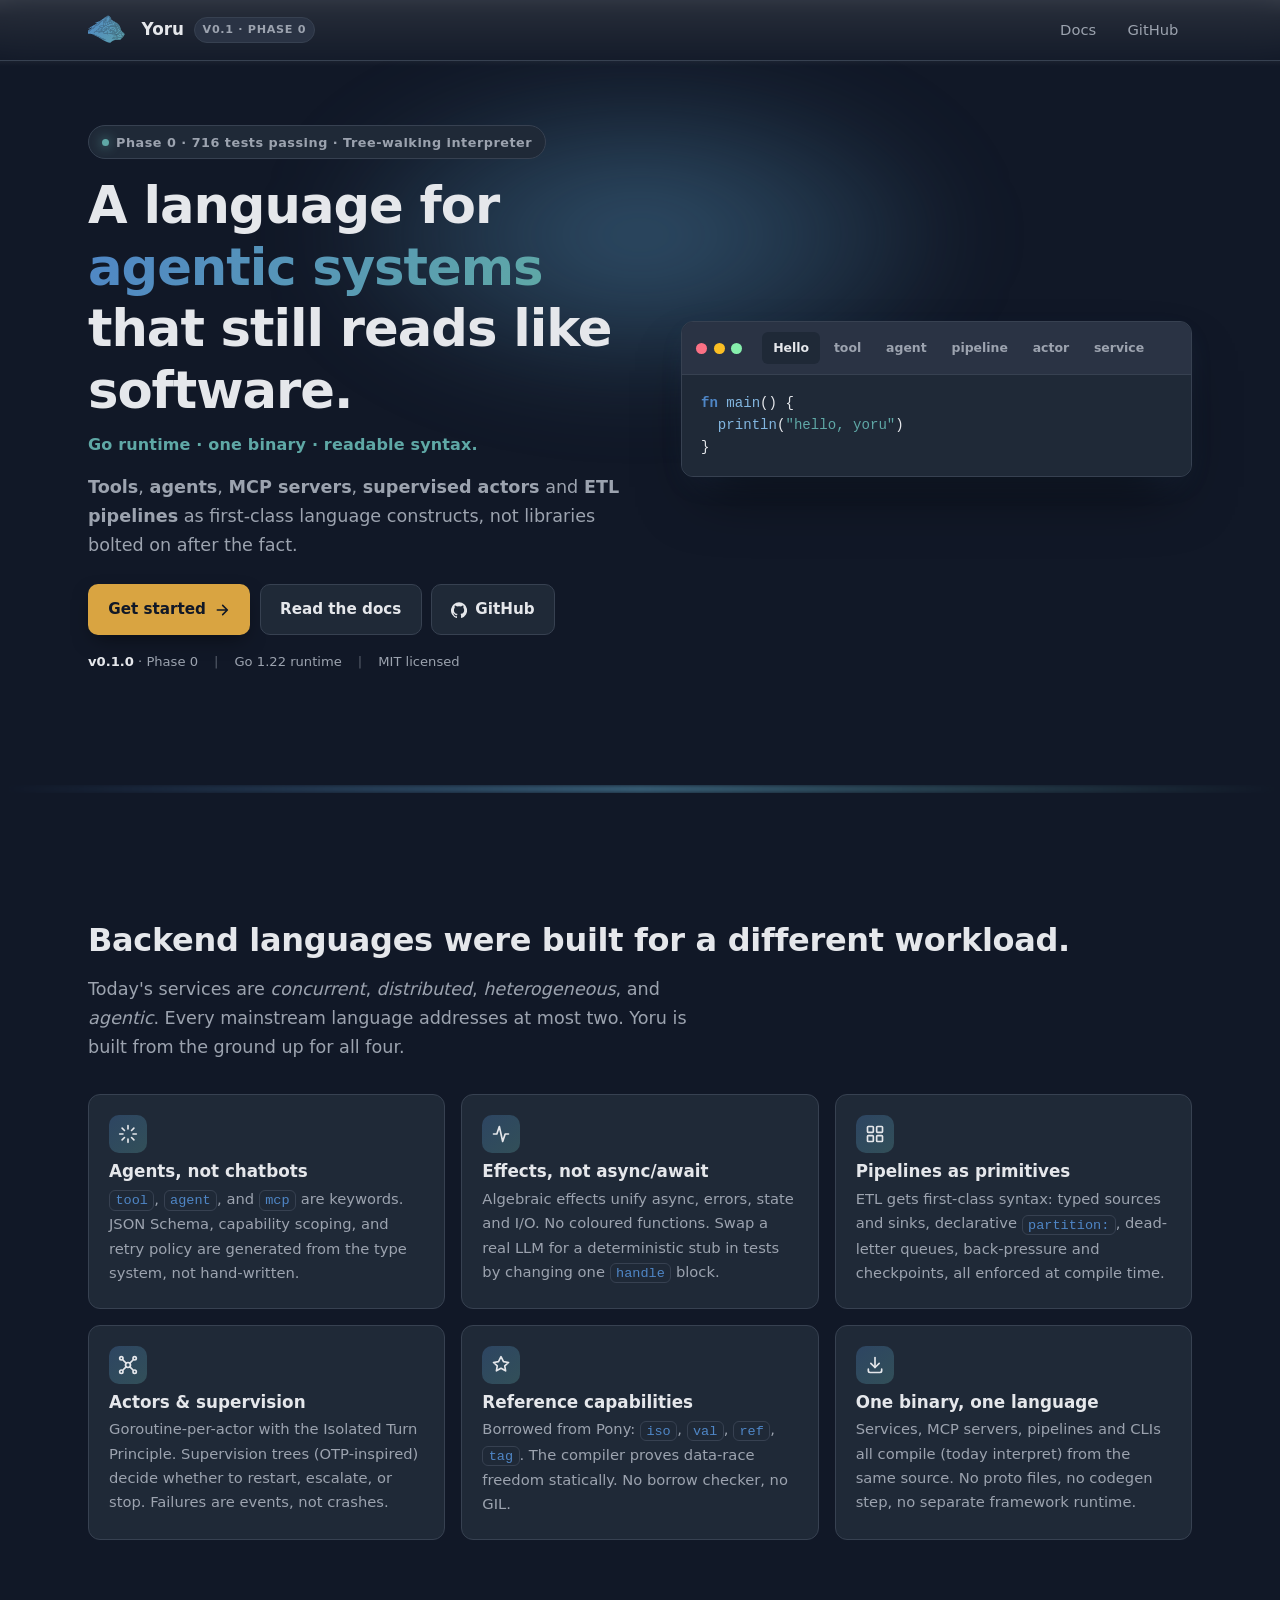
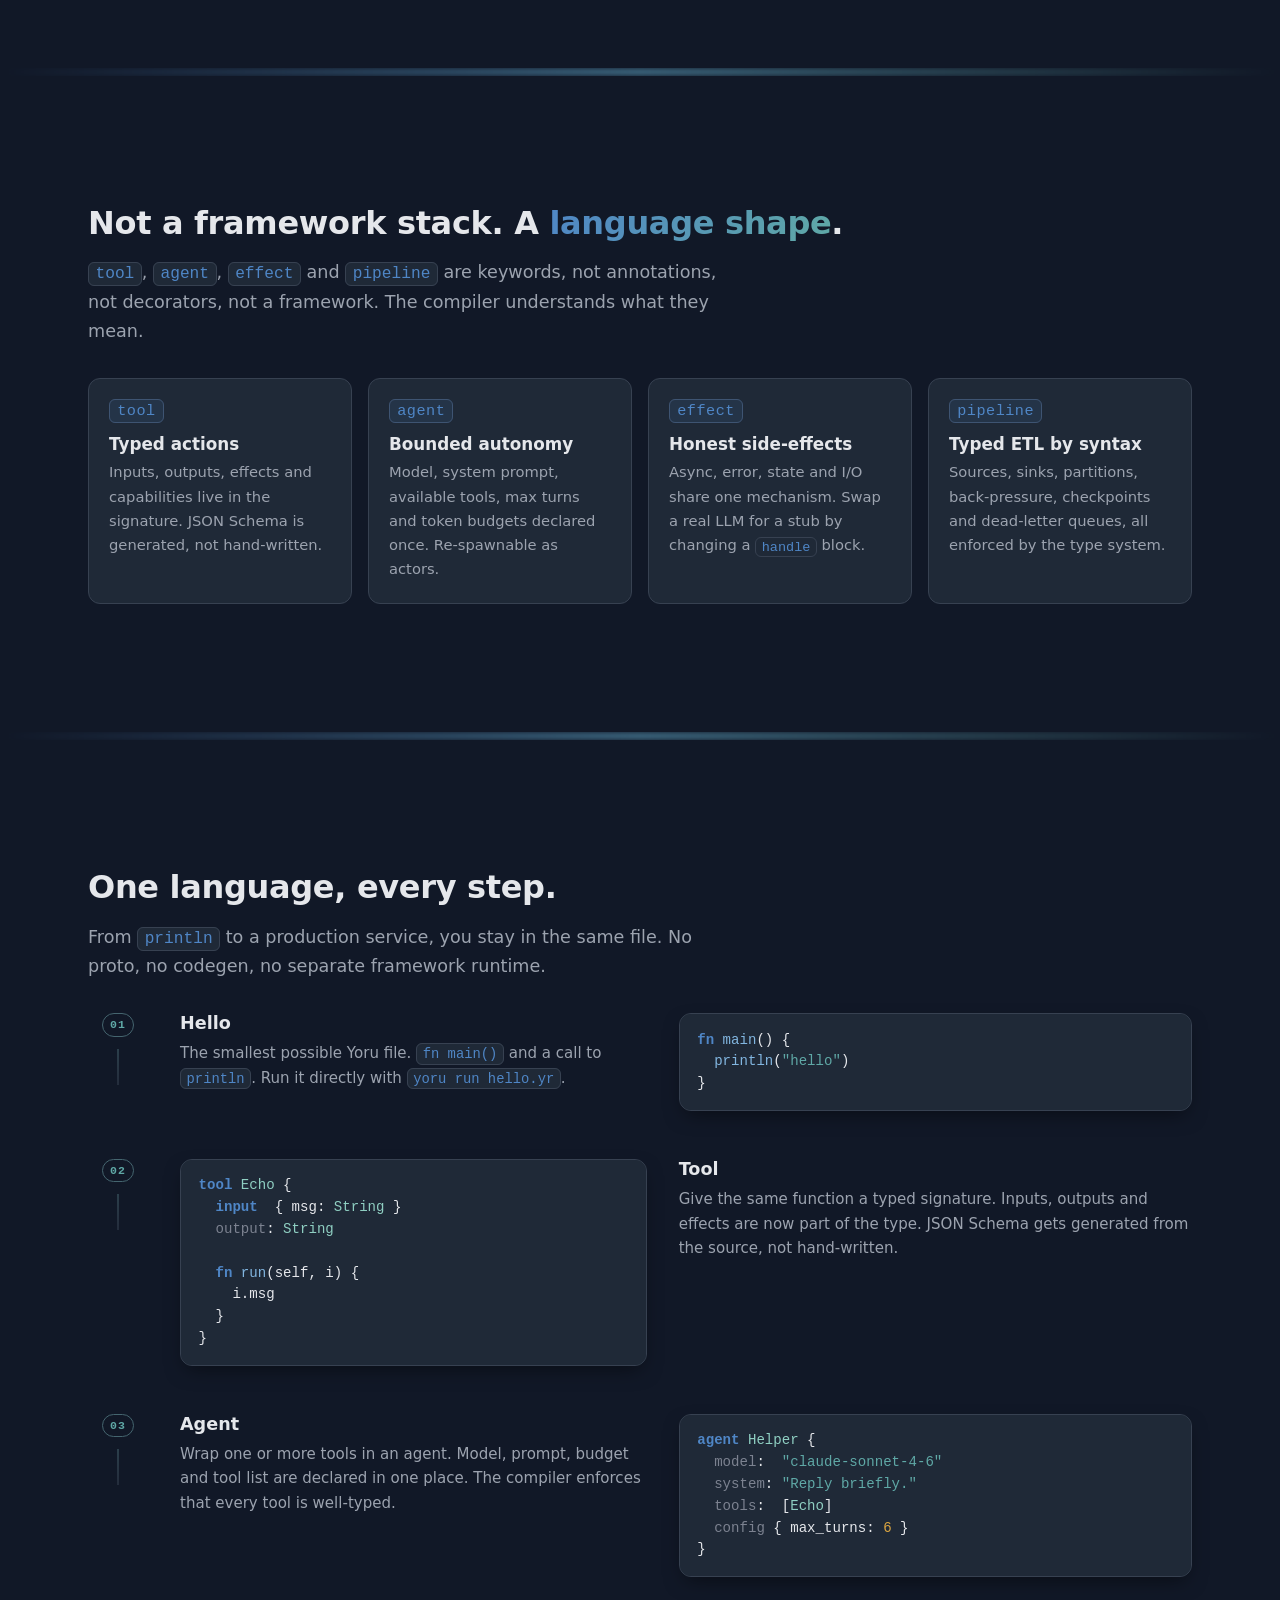
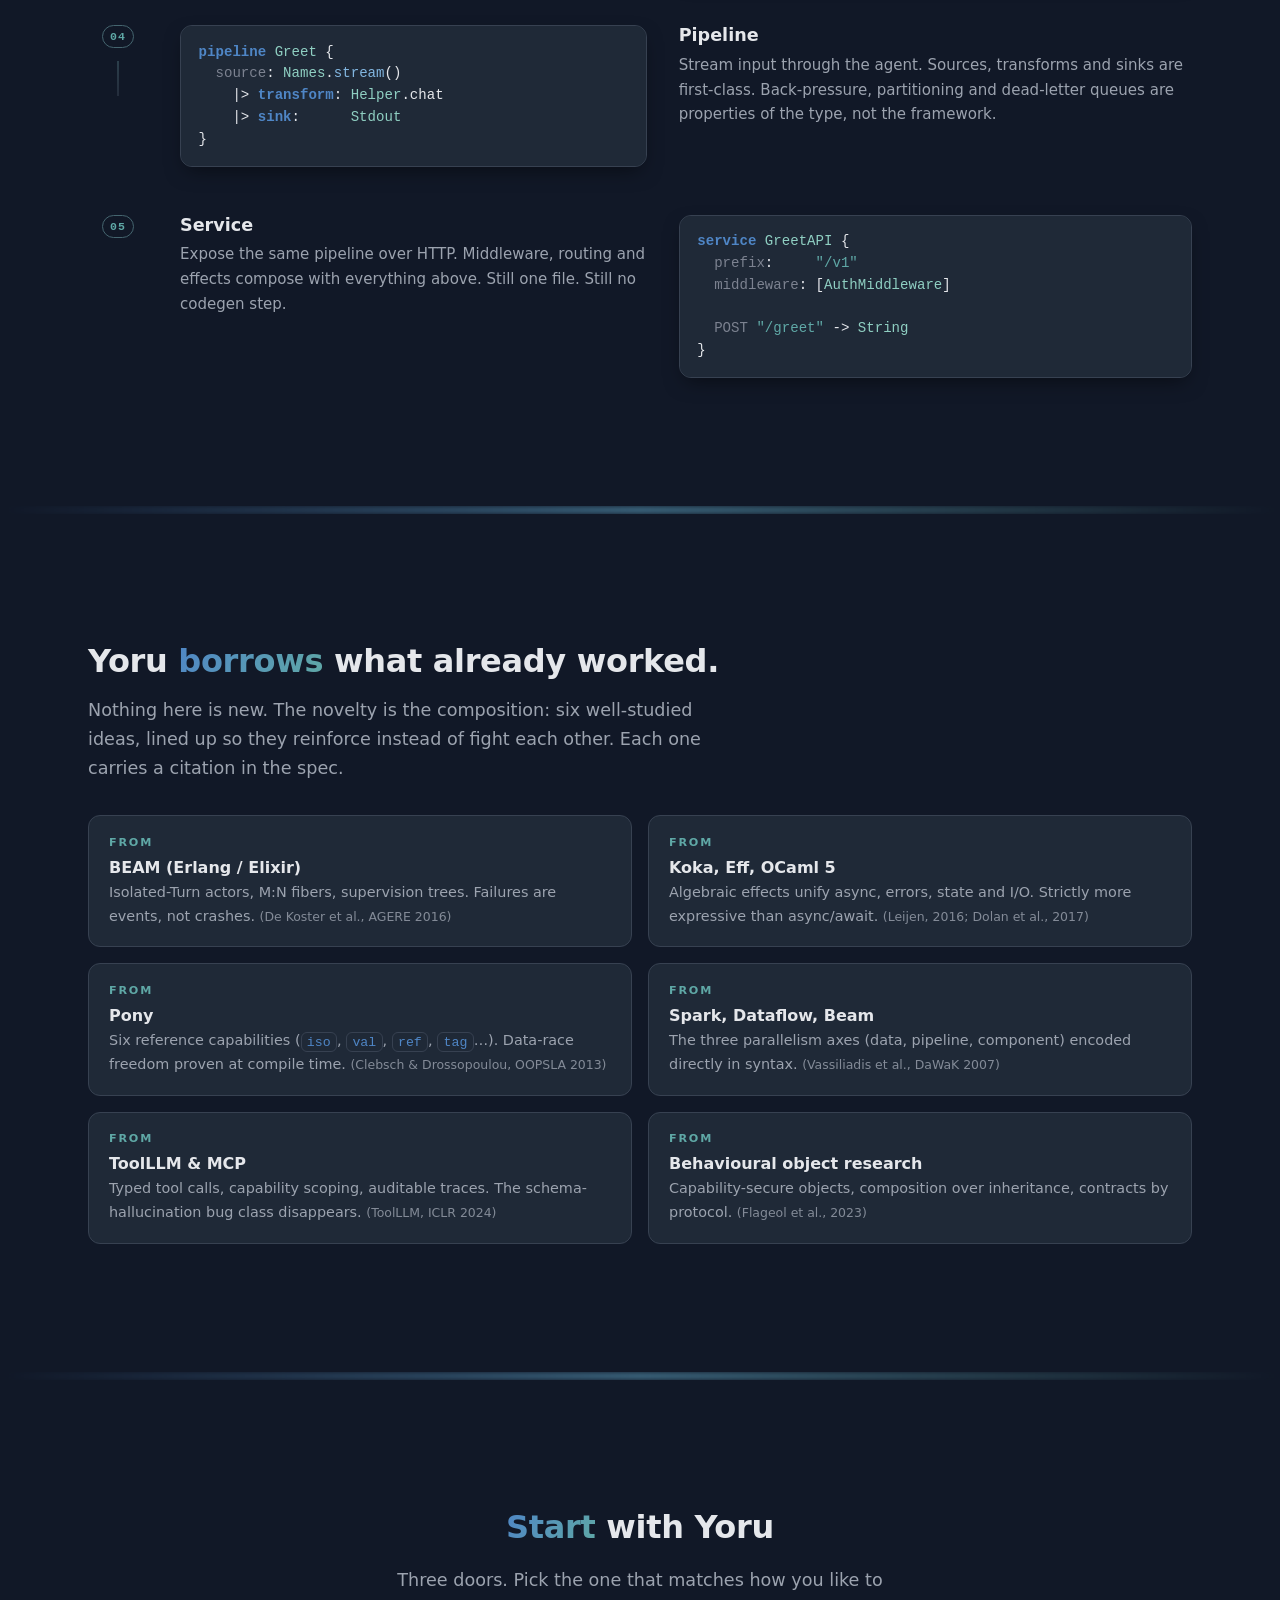
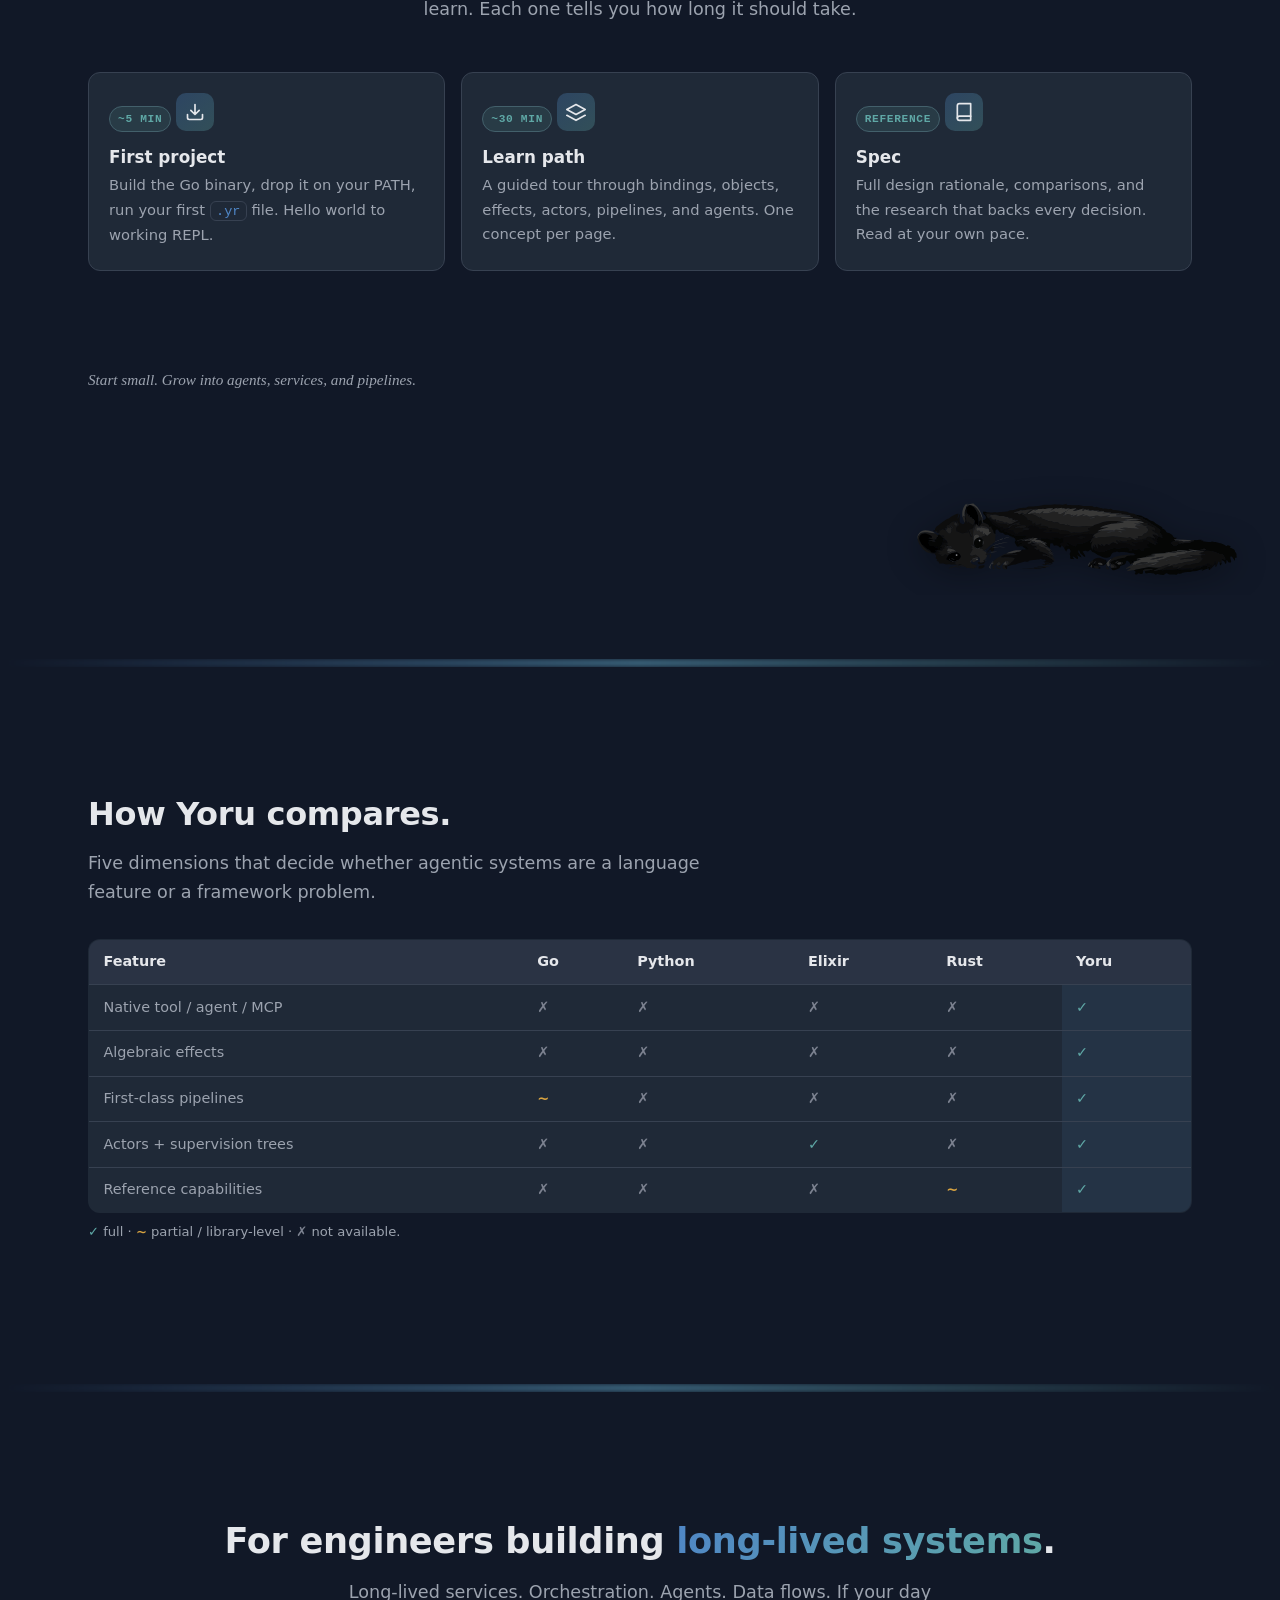
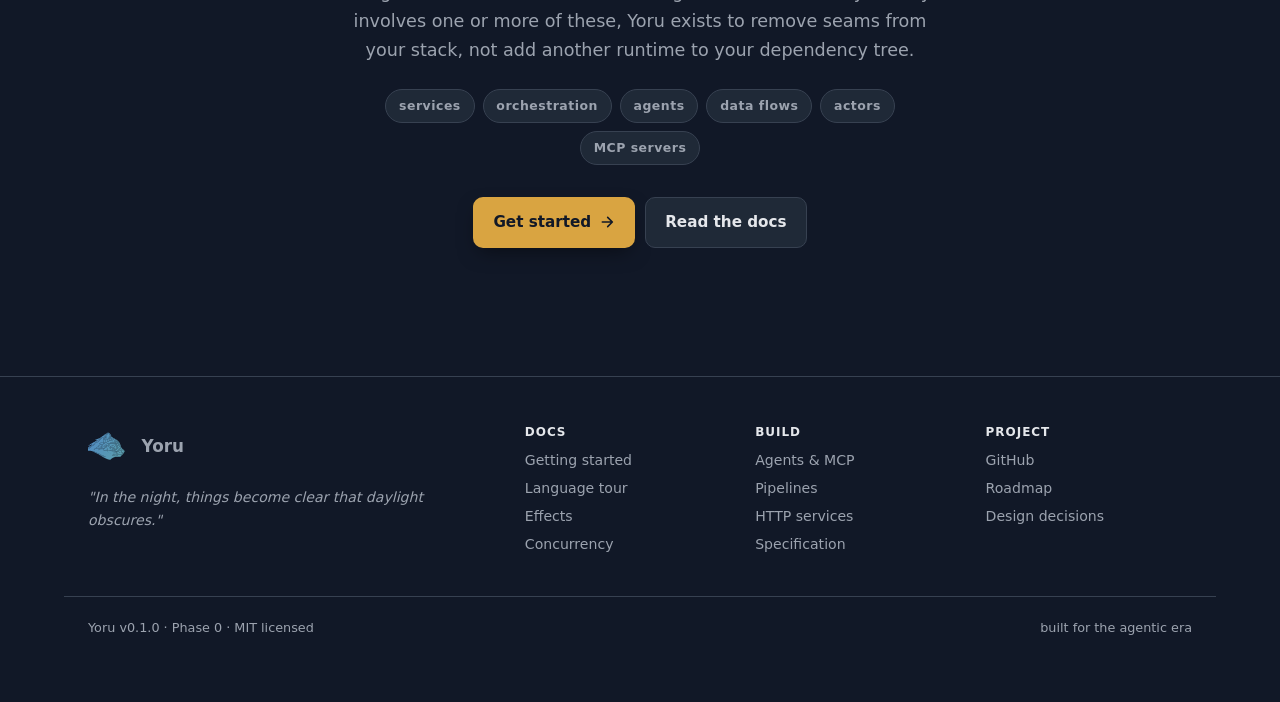
<file: index.html>
<!doctype html>
<html lang="en">
<head>
  <meta charset="utf-8">
  <meta name="viewport" content="width=device-width, initial-scale=1">
  <title>Yoru: A Programming Language for the Agentic Era</title>
  <meta name="description"
        content="Yoru (夜) is a statically typed language that makes tools, agents, MCP servers, supervised actors and ETL pipelines first-class language constructs.">
  <link rel="icon" type="image/svg+xml" href="assets/img/favicon.svg">
  <link rel="stylesheet" href="assets/css/style.css">
  <meta name="theme-color" content="#0b0d14">
</head>
<body>

<header class="topbar">
  <div class="container topbar-inner">
    <a href="index.html" class="brand">
      <span class="brand-mascot" role="img" aria-label="Yoru marten"></span>
      <span>Yoru</span>
      <span class="brand-tag">v0.1 · Phase 0</span>
    </a>
    <button class="menu-toggle" type="button" aria-label="Toggle menu" aria-expanded="false" aria-controls="primary-nav">
      <svg class="icon-open" viewBox="0 0 24 24" fill="none" stroke="currentColor" stroke-width="2" stroke-linecap="round" stroke-linejoin="round"><line x1="3" y1="6" x2="21" y2="6"/><line x1="3" y1="12" x2="21" y2="12"/><line x1="3" y1="18" x2="21" y2="18"/></svg>
      <svg class="icon-close" viewBox="0 0 24 24" fill="none" stroke="currentColor" stroke-width="2" stroke-linecap="round" stroke-linejoin="round"><line x1="18" y1="6" x2="6" y2="18"/><line x1="6" y1="6" x2="18" y2="18"/></svg>
    </button>
    <nav class="nav-links" id="primary-nav" aria-label="Primary">
      <a href="docs/index.html">Docs</a>
      <a href="https://github.com/adriangitvitz/yoru" target="_blank" rel="noopener">GitHub</a>
    </nav>
  </div>
</header>

<section class="hero">
  <div class="container hero-grid">
    <div>
      <span class="hero-eyebrow">
        <span class="dot"></span>
        Phase 0 · 716 tests passing · Tree-walking interpreter
      </span>
      <h1>
        A language for <span class="gradient-text">agentic systems</span>
        that still reads like software.
      </h1>
      <p class="hero-familiarity">
        Go runtime · one binary · readable syntax.
      </p>
      <p class="hero-sub">
        <strong>Tools</strong>, <strong>agents</strong>,
        <strong>MCP servers</strong>, <strong>supervised actors</strong> and
        <strong>ETL pipelines</strong> as first-class language constructs,
        not libraries bolted on after the fact.
      </p>
      <div class="cta-row">
        <a class="btn btn-primary" href="docs/index.html#getting-started">
          Get started
          <svg viewBox="0 0 24 24" fill="none" stroke="currentColor" stroke-width="2.4"
               stroke-linecap="round" stroke-linejoin="round"><path d="M5 12h14M13 5l7 7-7 7"/></svg>
        </a>
        <a class="btn btn-secondary" href="docs/index.html">
          Read the docs
        </a>
        <a class="btn btn-secondary" href="https://github.com/adriangitvitz/yoru" target="_blank" rel="noopener">
          <svg viewBox="0 0 24 24" fill="currentColor"><path d="M12 .5a12 12 0 0 0-3.79 23.4c.6.11.82-.26.82-.58v-2c-3.34.73-4.04-1.6-4.04-1.6-.55-1.39-1.34-1.76-1.34-1.76-1.1-.75.08-.74.08-.74 1.21.08 1.85 1.24 1.85 1.24 1.08 1.85 2.83 1.32 3.52 1 .11-.78.42-1.32.77-1.62-2.67-.3-5.47-1.34-5.47-5.95 0-1.32.47-2.4 1.24-3.24-.12-.31-.54-1.55.12-3.23 0 0 1.01-.32 3.3 1.24a11.5 11.5 0 0 1 6 0c2.29-1.56 3.3-1.24 3.3-1.24.66 1.68.24 2.92.12 3.23.77.84 1.24 1.92 1.24 3.24 0 4.62-2.81 5.65-5.49 5.94.43.37.81 1.1.81 2.22v3.29c0 .32.22.7.83.58A12 12 0 0 0 12 .5"/></svg>
          GitHub
        </a>
      </div>
      <div class="hero-meta">
        <span><strong>v0.1.0</strong> · Phase 0</span>
        <span class="pipe">|</span>
        <span>Go 1.22 runtime</span>
        <span class="pipe">|</span>
        <span>MIT licensed</span>
      </div>
    </div>

    <div class="code-window" aria-label="Yoru code samples">
      <div class="code-header">
        <div class="code-dots" aria-hidden="true"><span class="code-dot"></span><span class="code-dot"></span><span class="code-dot"></span></div>
        <div class="code-tabs" role="tablist">
          <button class="code-tab is-active" role="tab" data-target="t-hello">Hello</button>
          <button class="code-tab" role="tab" data-target="t-tool">tool</button>
          <button class="code-tab" role="tab" data-target="t-agent">agent</button>
          <button class="code-tab" role="tab" data-target="t-pipeline">pipeline</button>
          <button class="code-tab" role="tab" data-target="t-actor">actor</button>
          <button class="code-tab" role="tab" data-target="t-service">service</button>
        </div>
      </div>
      <div class="code-body">

<div id="t-hello" class="code-pane is-active"><pre><code><span class="tok-kw">fn</span> <span class="tok-fn">main</span>() {
  <span class="tok-fn">println</span>(<span class="tok-str">"hello, yoru"</span>)
}</code></pre></div>

<div id="t-tool" class="code-pane"><pre><code><span class="tok-co">// JSON Schema + capability check generated automatically</span>
<span class="tok-kw">tool</span> <span class="tok-type">SearchOrders</span> {
  <span class="tok-attr">description</span>: <span class="tok-str">"Search orders by customer email"</span>
  <span class="tok-kw">input</span> {
    email: <span class="tok-type">Option</span>[<span class="tok-type">String</span>] <span class="tok-attr">@doc</span>(<span class="tok-str">"Customer email"</span>)
    limit: <span class="tok-type">Int</span> = <span class="tok-num">10</span>
  }
  <span class="tok-attr">output</span>: [<span class="tok-type">OrderSummary</span>]
  <span class="tok-attr">effect</span>: [<span class="tok-type">DB</span>]
  <span class="tok-attr">capability</span>: .read_only

  <span class="tok-kw">fn</span> <span class="tok-fn">run</span>(self, i: <span class="tok-type">SearchOrders.Input</span>) -&gt; [<span class="tok-type">OrderSummary</span>] <span class="tok-kw">effect</span> [<span class="tok-type">DB</span>] {
    <span class="tok-type">DB</span>.<span class="tok-fn">query</span>(<span class="tok-str">"SELECT * FROM orders WHERE email = $1"</span>, [i.email])
  }
}</code></pre></div>

<div id="t-agent" class="code-pane"><pre><code><span class="tok-kw">agent</span> <span class="tok-type">OrderAgent</span> {
  <span class="tok-attr">model</span>:  <span class="tok-str">"claude-sonnet-4-6"</span>
  <span class="tok-attr">system</span>: <span class="tok-str">"You are a helpful order management assistant."</span>
  <span class="tok-attr">tools</span>:  [<span class="tok-type">SearchOrders</span>, <span class="tok-type">CancelOrder</span>, <span class="tok-type">RefundOrder</span>]
  <span class="tok-attr">config</span> { max_turns: <span class="tok-num">10</span>, budget_tokens: <span class="tok-num">8000</span> }
}

<span class="tok-kw">let</span> agent_ref = <span class="tok-kw">spawn</span> <span class="tok-type">OrderAgent</span>()
<span class="tok-kw">let</span> reply     = agent_ref.<span class="tok-fn">chat</span>(<span class="tok-str">"Refund #ORD-4821 for user@example.com"</span>)</code></pre></div>

<div id="t-pipeline" class="code-pane"><pre><code><span class="tok-kw">pipeline</span> <span class="tok-type">HL7ToFHIR</span> {
  <span class="tok-attr">source</span>: <span class="tok-type">Kafka</span>.<span class="tok-fn">stream</span>(topic: <span class="tok-str">"hl7-ingest"</span>)
    |&gt; <span class="tok-kw">transform</span>: <span class="tok-type">ValidateHL7</span>.run    <span class="tok-attr">partition</span>: <span class="tok-num">4</span>
    |&gt; <span class="tok-kw">transform</span>: <span class="tok-type">HL7Parser</span>.parse     <span class="tok-attr">partition</span>: <span class="tok-num">4</span>
    |&gt; <span class="tok-kw">transform</span>: <span class="tok-type">FHIRMapper</span>.convert  <span class="tok-attr">partition</span>: <span class="tok-num">4</span>
    |&gt; <span class="tok-kw">sink</span>:      <span class="tok-type">FHIRStore</span>.upsert

  <span class="tok-attr">on_error</span>:   .<span class="tok-fn">dead_letter_queue</span>(topic: <span class="tok-str">"hl7-dlq"</span>, max_retries: <span class="tok-num">3</span>)
  <span class="tok-attr">checkpoint</span>: .<span class="tok-fn">every</span>(<span class="tok-num">500</span>.records)
}</code></pre></div>

<div id="t-actor" class="code-pane"><pre><code><span class="tok-kw">actor</span> <span class="tok-type">Counter</span> {
  <span class="tok-kw">state</span> count: <span class="tok-type">Int</span> = <span class="tok-num">0</span>

  <span class="tok-kw">receive</span> <span class="tok-type">Increment</span> { self.count += <span class="tok-num">1</span> }
  <span class="tok-kw">receive</span> <span class="tok-type">GetCount</span> -&gt; <span class="tok-type">Int</span> { self.count }
}

<span class="tok-co">// Supervisor restarts crashed children automatically</span>
<span class="tok-kw">let</span> sup = <span class="tok-type">Supervisor</span>.<span class="tok-fn">new</span>(
  <span class="tok-attr">strategy</span>: .one_for_one,
  <span class="tok-attr">children</span>: [<span class="tok-type">Child</span>.<span class="tok-fn">spec</span>(<span class="tok-type">Counter</span>, restart: .permanent)]
)</code></pre></div>

<div id="t-service" class="code-pane"><pre><code><span class="tok-kw">service</span> <span class="tok-type">UserAPI</span> {
  <span class="tok-attr">prefix</span>:     <span class="tok-str">"/v1/users"</span>
  <span class="tok-attr">middleware</span>: [<span class="tok-type">AuthMiddleware</span>, <span class="tok-type">RateLimiter</span>(rps: <span class="tok-num">1000</span>)]

  <span class="tok-attr">GET</span> <span class="tok-str">"/{id}"</span> -&gt; <span class="tok-type">User</span> <span class="tok-kw">effect</span> [<span class="tok-type">DB</span>]
  <span class="tok-kw">fn</span> <span class="tok-fn">get</span>(req: <span class="tok-type">Request</span>, id: <span class="tok-type">String</span>) -&gt; <span class="tok-type">Result</span>[<span class="tok-type">User</span>, <span class="tok-type">NotFound</span>] {
    <span class="tok-type">DB</span>.<span class="tok-fn">find</span>(<span class="tok-type">User</span>, id) ?? <span class="tok-type">Err</span>(<span class="tok-type">NotFound</span>)
  }
}</code></pre></div>

      </div>
    </div>
  </div>
</section>

<hr>

<section class="section">
  <div class="container">
    <h2>Backend languages were built for a different workload.</h2>
    <p class="section-lead">
      Today's services are <em>concurrent</em>, <em>distributed</em>,
      <em>heterogeneous</em>, and <em>agentic</em>. Every mainstream language
      addresses at most two. Yoru is built from the ground up for all four.
    </p>

    <div class="feature-grid">
      <article class="feature">
        <div class="feature-icon" aria-hidden="true">
          <svg viewBox="0 0 24 24" fill="none" stroke="currentColor" stroke-width="2"
               stroke-linecap="round" stroke-linejoin="round">
            <path d="M12 2v4M12 18v4M4.93 4.93l2.83 2.83M16.24 16.24l2.83 2.83M2 12h4M18 12h4M4.93 19.07l2.83-2.83M16.24 7.76l2.83-2.83"/>
          </svg>
        </div>
        <h3>Agents, not chatbots</h3>
        <p>
          <code>tool</code>, <code>agent</code>, and <code>mcp</code> are
          keywords. JSON Schema, capability scoping, and retry policy are
          generated from the type system, not hand-written.
        </p>
      </article>

      <article class="feature">
        <div class="feature-icon" aria-hidden="true">
          <svg viewBox="0 0 24 24" fill="none" stroke="currentColor" stroke-width="2"
               stroke-linecap="round" stroke-linejoin="round">
            <path d="M3 12h4l3-9 4 18 3-9h4"/>
          </svg>
        </div>
        <h3>Effects, not async/await</h3>
        <p>
          Algebraic effects unify async, errors, state and I/O. No coloured
          functions. Swap a real LLM for a deterministic stub in tests by
          changing one <code>handle</code> block.
        </p>
      </article>

      <article class="feature">
        <div class="feature-icon" aria-hidden="true">
          <svg viewBox="0 0 24 24" fill="none" stroke="currentColor" stroke-width="2"
               stroke-linecap="round" stroke-linejoin="round">
            <rect x="3" y="3" width="7" height="7" rx="1"/>
            <rect x="14" y="3" width="7" height="7" rx="1"/>
            <rect x="3" y="14" width="7" height="7" rx="1"/>
            <rect x="14" y="14" width="7" height="7" rx="1"/>
          </svg>
        </div>
        <h3>Pipelines as primitives</h3>
        <p>
          ETL gets first-class syntax: typed sources and sinks, declarative
          <code>partition:</code>, dead-letter queues, back-pressure and
          checkpoints, all enforced at compile time.
        </p>
      </article>

      <article class="feature">
        <div class="feature-icon" aria-hidden="true">
          <svg viewBox="0 0 24 24" fill="none" stroke="currentColor" stroke-width="2"
               stroke-linecap="round" stroke-linejoin="round">
            <circle cx="12" cy="12" r="3"/>
            <circle cx="4"  cy="4"  r="2"/>
            <circle cx="20" cy="4"  r="2"/>
            <circle cx="4"  cy="20" r="2"/>
            <circle cx="20" cy="20" r="2"/>
            <path d="M6 6l4 4M18 6l-4 4M6 18l4-4M18 18l-4-4"/>
          </svg>
        </div>
        <h3>Actors &amp; supervision</h3>
        <p>
          Goroutine-per-actor with the Isolated Turn Principle. Supervision
          trees (OTP-inspired) decide whether to restart, escalate, or stop.
          Failures are events, not crashes.
        </p>
      </article>

      <article class="feature">
        <div class="feature-icon" aria-hidden="true">
          <svg viewBox="0 0 24 24" fill="none" stroke="currentColor" stroke-width="2"
               stroke-linecap="round" stroke-linejoin="round">
            <path d="M12 2l3 6 6 1-4.5 4 1 6L12 16l-5.5 3 1-6L3 9l6-1z"/>
          </svg>
        </div>
        <h3>Reference capabilities</h3>
        <p>
          Borrowed from Pony: <code>iso</code>, <code>val</code>, <code>ref</code>,
          <code>tag</code>. The compiler proves data-race freedom statically.
          No borrow checker, no GIL.
        </p>
      </article>

      <article class="feature">
        <div class="feature-icon" aria-hidden="true">
          <svg viewBox="0 0 24 24" fill="none" stroke="currentColor" stroke-width="2"
               stroke-linecap="round" stroke-linejoin="round">
            <path d="M4 17v2a2 2 0 0 0 2 2h12a2 2 0 0 0 2-2v-2"/>
            <polyline points="7,10 12,15 17,10"/>
            <line x1="12" y1="15" x2="12" y2="3"/>
          </svg>
        </div>
        <h3>One binary, one language</h3>
        <p>
          Services, MCP servers, pipelines and CLIs all compile (today
          interpret) from the same source. No proto files, no codegen step,
          no separate framework runtime.
        </p>
      </article>
    </div>
  </div>
</section>

<hr>

<section class="section">
  <div class="container">
    <h2>Not a framework stack. A <span class="gradient-text">language shape</span>.</h2>
    <p class="section-lead">
      <code>tool</code>, <code>agent</code>, <code>effect</code> and
      <code>pipeline</code> are keywords, not annotations, not decorators,
      not a framework. The compiler understands what they mean.
    </p>

    <div class="shape-grid">
      <article class="shape">
        <div class="shape-kw"><code>tool</code></div>
        <h3>Typed actions</h3>
        <p>Inputs, outputs, effects and capabilities live in the signature. JSON Schema is generated, not hand-written.</p>
      </article>

      <article class="shape">
        <div class="shape-kw"><code>agent</code></div>
        <h3>Bounded autonomy</h3>
        <p>Model, system prompt, available tools, max turns and token budgets declared once. Re-spawnable as actors.</p>
      </article>

      <article class="shape">
        <div class="shape-kw"><code>effect</code></div>
        <h3>Honest side-effects</h3>
        <p>Async, error, state and I/O share one mechanism. Swap a real LLM for a stub by changing a <code>handle</code> block.</p>
      </article>

      <article class="shape">
        <div class="shape-kw"><code>pipeline</code></div>
        <h3>Typed ETL by syntax</h3>
        <p>Sources, sinks, partitions, back-pressure, checkpoints and dead-letter queues, all enforced by the type system.</p>
      </article>
    </div>
  </div>
</section>

<hr>

<section class="section">
  <div class="container">
    <h2>One language, every step.</h2>
    <p class="section-lead">
      From <code>println</code> to a production service, you stay in the
      same file. No proto, no codegen, no separate framework runtime.
    </p>

    <ol class="proof-timeline">
      <li class="proof-row">
        <div class="proof-marker"><span class="proof-num">01</span></div>
        <div class="proof-text">
          <h3>Hello</h3>
          <p>The smallest possible Yoru file. <code>fn main()</code> and a
             call to <code>println</code>. Run it directly with
             <code>yoru run hello.yr</code>.</p>
        </div>
        <div class="proof-code">
<pre><code><span class="tok-kw">fn</span> <span class="tok-fn">main</span>() {
  <span class="tok-fn">println</span>(<span class="tok-str">"hello"</span>)
}</code></pre>
        </div>
      </li>

      <li class="proof-row proof-row--flip">
        <div class="proof-marker"><span class="proof-num">02</span></div>
        <div class="proof-text">
          <h3>Tool</h3>
          <p>Give the same function a typed signature. Inputs, outputs and
             effects are now part of the type. JSON Schema gets generated
             from the source, not hand-written.</p>
        </div>
        <div class="proof-code">
<pre><code><span class="tok-kw">tool</span> <span class="tok-type">Echo</span> {
  <span class="tok-kw">input</span>  { msg: <span class="tok-type">String</span> }
  <span class="tok-attr">output</span>: <span class="tok-type">String</span>

  <span class="tok-kw">fn</span> <span class="tok-fn">run</span>(self, i) {
    i.msg
  }
}</code></pre>
        </div>
      </li>

      <li class="proof-row">
        <div class="proof-marker"><span class="proof-num">03</span></div>
        <div class="proof-text">
          <h3>Agent</h3>
          <p>Wrap one or more tools in an agent. Model, prompt, budget
             and tool list are declared in one place. The compiler enforces
             that every tool is well-typed.</p>
        </div>
        <div class="proof-code">
<pre><code><span class="tok-kw">agent</span> <span class="tok-type">Helper</span> {
  <span class="tok-attr">model</span>:  <span class="tok-str">"claude-sonnet-4-6"</span>
  <span class="tok-attr">system</span>: <span class="tok-str">"Reply briefly."</span>
  <span class="tok-attr">tools</span>:  [<span class="tok-type">Echo</span>]
  <span class="tok-attr">config</span> { max_turns: <span class="tok-num">6</span> }
}</code></pre>
        </div>
      </li>

      <li class="proof-row proof-row--flip">
        <div class="proof-marker"><span class="proof-num">04</span></div>
        <div class="proof-text">
          <h3>Pipeline</h3>
          <p>Stream input through the agent. Sources, transforms and sinks
             are first-class. Back-pressure, partitioning and dead-letter
             queues are properties of the type, not the framework.</p>
        </div>
        <div class="proof-code">
<pre><code><span class="tok-kw">pipeline</span> <span class="tok-type">Greet</span> {
  <span class="tok-attr">source</span>: <span class="tok-type">Names</span>.<span class="tok-fn">stream</span>()
    |&gt; <span class="tok-kw">transform</span>: <span class="tok-type">Helper</span>.chat
    |&gt; <span class="tok-kw">sink</span>:      <span class="tok-type">Stdout</span>
}</code></pre>
        </div>
      </li>

      <li class="proof-row">
        <div class="proof-marker proof-marker--end"><span class="proof-num">05</span></div>
        <div class="proof-text">
          <h3>Service</h3>
          <p>Expose the same pipeline over HTTP. Middleware, routing and
             effects compose with everything above. Still one file. Still
             no codegen step.</p>
        </div>
        <div class="proof-code">
<pre><code><span class="tok-kw">service</span> <span class="tok-type">GreetAPI</span> {
  <span class="tok-attr">prefix</span>:     <span class="tok-str">"/v1"</span>
  <span class="tok-attr">middleware</span>: [<span class="tok-type">AuthMiddleware</span>]

  <span class="tok-attr">POST</span> <span class="tok-str">"/greet"</span> -&gt; <span class="tok-type">String</span>
}</code></pre>
        </div>
      </li>
    </ol>
  </div>
</section>

<hr>

<section class="section">
  <div class="container">
    <h2>Yoru <span class="gradient-text">borrows</span> what already worked.</h2>
    <p class="section-lead">
      Nothing here is new. The novelty is the composition: six well-studied
      ideas, lined up so they reinforce instead of fight each other. Each one
      carries a citation in the spec.
    </p>

    <div class="pillars">
      <article class="pillar">
        <div class="pillar-from">from</div>
        <h3>BEAM (Erlang / Elixir)</h3>
        <p>Isolated-Turn actors, M:N fibers, supervision trees. Failures are events, not crashes. <em>(De Koster et al., AGERE 2016)</em></p>
      </article>
      <article class="pillar">
        <div class="pillar-from">from</div>
        <h3>Koka, Eff, OCaml 5</h3>
        <p>Algebraic effects unify async, errors, state and I/O. Strictly more expressive than async/await. <em>(Leijen, 2016; Dolan et al., 2017)</em></p>
      </article>
      <article class="pillar">
        <div class="pillar-from">from</div>
        <h3>Pony</h3>
        <p>Six reference capabilities (<code>iso</code>, <code>val</code>, <code>ref</code>, <code>tag</code>…). Data-race freedom proven at compile time. <em>(Clebsch &amp; Drossopoulou, OOPSLA 2013)</em></p>
      </article>
      <article class="pillar">
        <div class="pillar-from">from</div>
        <h3>Spark, Dataflow, Beam</h3>
        <p>The three parallelism axes (data, pipeline, component) encoded directly in syntax. <em>(Vassiliadis et al., DaWaK 2007)</em></p>
      </article>
      <article class="pillar">
        <div class="pillar-from">from</div>
        <h3>ToolLLM &amp; MCP</h3>
        <p>Typed tool calls, capability scoping, auditable traces. The schema-hallucination bug class disappears. <em>(ToolLLM, ICLR 2024)</em></p>
      </article>
      <article class="pillar">
        <div class="pillar-from">from</div>
        <h3>Behavioural object research</h3>
        <p>Capability-secure objects, composition over inheritance, contracts by protocol. <em>(Flageol et al., 2023)</em></p>
      </article>
    </div>
  </div>
</section>

<hr>

<section class="section section-start">
  <div class="container">
    <h2 style="text-align:center;"><span class="gradient-text">Start</span> with Yoru</h2>
    <p class="section-lead" style="text-align:center; margin-left:auto; margin-right:auto;">
      Three doors. Pick the one that matches how you like to learn.
      Each one tells you how long it should take.
    </p>

    <div class="feature-grid">
      <a class="feature" href="docs/index.html#install" style="color: inherit;">
        <span class="feature-time">~5 min</span>
        <div class="feature-icon" aria-hidden="true">
          <svg viewBox="0 0 24 24" fill="none" stroke="currentColor" stroke-width="2"
               stroke-linecap="round" stroke-linejoin="round">
            <path d="M21 15v4a2 2 0 0 1-2 2H5a2 2 0 0 1-2-2v-4M7 10l5 5 5-5M12 15V3"/>
          </svg>
        </div>
        <h3>First project</h3>
        <p>Build the Go binary, drop it on your PATH, run your first <code>.yr</code> file. Hello world to working REPL.</p>
      </a>
      <a class="feature" href="docs/index.html#language-tour" style="color: inherit;">
        <span class="feature-time">~30 min</span>
        <div class="feature-icon" aria-hidden="true">
          <svg viewBox="0 0 24 24" fill="none" stroke="currentColor" stroke-width="2"
               stroke-linecap="round" stroke-linejoin="round">
            <path d="M12 3 1 9l11 6 11-6-11-6zM1 16l11 6 11-6"/>
          </svg>
        </div>
        <h3>Learn path</h3>
        <p>A guided tour through bindings, objects, effects, actors, pipelines, and agents. One concept per page.</p>
      </a>
      <a class="feature" href="docs/index.html#spec" style="color: inherit;">
        <span class="feature-time">reference</span>
        <div class="feature-icon" aria-hidden="true">
          <svg viewBox="0 0 24 24" fill="none" stroke="currentColor" stroke-width="2"
               stroke-linecap="round" stroke-linejoin="round">
            <path d="M4 19.5A2.5 2.5 0 0 1 6.5 17H20"/>
            <path d="M6.5 2H20v20H6.5A2.5 2.5 0 0 1 4 19.5v-15A2.5 2.5 0 0 1 6.5 2z"/>
          </svg>
        </div>
        <h3>Spec</h3>
        <p>Full design rationale, comparisons, and the research that backs every decision. Read at your own pace.</p>
      </a>
    </div>

    <div class="start-mascot-wrap" aria-hidden="true">
      <img class="start-mascot" src="assets/img/Layer_1.svg" alt="">
      <p class="start-mascot-caption">
        Start small. Grow into agents, services, and pipelines.
      </p>
    </div>
  </div>
</section>

<hr>

<section class="section">
  <div class="container">
    <h2>How Yoru compares.</h2>
    <p class="section-lead">
      Five dimensions that decide whether agentic systems are a language
      feature or a framework problem.
    </p>

    <div class="compare-wrap">
      <table class="compare">
        <thead>
          <tr>
            <th>Feature</th>
            <th>Go</th>
            <th>Python</th>
            <th>Elixir</th>
            <th>Rust</th>
            <th class="yoru-col">Yoru</th>
          </tr>
        </thead>
        <tbody>
          <tr><td>Native tool / agent / MCP</td><td class="no">✗</td>    <td class="no">✗</td>     <td class="no">✗</td>     <td class="no">✗</td>     <td class="yoru-col ok">✓</td></tr>
          <tr><td>Algebraic effects</td>       <td class="no">✗</td>     <td class="no">✗</td>     <td class="no">✗</td>     <td class="no">✗</td>     <td class="yoru-col ok">✓</td></tr>
          <tr><td>First-class pipelines</td>   <td class="partial">~</td><td class="no">✗</td>     <td class="no">✗</td>     <td class="no">✗</td>     <td class="yoru-col ok">✓</td></tr>
          <tr><td>Actors + supervision trees</td><td class="no">✗</td>   <td class="no">✗</td>     <td class="ok">✓</td>     <td class="no">✗</td>     <td class="yoru-col ok">✓</td></tr>
          <tr><td>Reference capabilities</td>  <td class="no">✗</td>     <td class="no">✗</td>     <td class="no">✗</td>     <td class="partial">~</td><td class="yoru-col ok">✓</td></tr>
        </tbody>
      </table>
    </div>
    <p style="font-size: 0.82rem; color: var(--muted); margin-top: 0.5rem;">
      <span class="ok">✓</span> full · <span class="partial">~</span> partial / library-level · <span class="no">✗</span> not available.
    </p>
  </div>
</section>

<hr>

<section class="section section-identity">
  <div class="container">
    <h2 style="text-align:center;">For engineers building <span class="gradient-text">long-lived systems</span>.</h2>
    <p class="identity-lead">
      Long-lived services. Orchestration. Agents. Data flows.
      If your day involves one or more of these, Yoru exists to remove
      seams from your stack, not add another runtime to your dependency tree.
    </p>
    <div class="identity-tags" aria-hidden="true">
      <span>services</span>
      <span>orchestration</span>
      <span>agents</span>
      <span>data flows</span>
      <span>actors</span>
      <span>MCP servers</span>
    </div>
    <div class="identity-cta">
      <a class="btn btn-primary" href="docs/index.html#getting-started">
        Get started
        <svg viewBox="0 0 24 24" fill="none" stroke="currentColor" stroke-width="2.4"
             stroke-linecap="round" stroke-linejoin="round"><path d="M5 12h14M13 5l7 7-7 7"/></svg>
      </a>
      <a class="btn btn-secondary" href="docs/index.html">Read the docs</a>
    </div>
  </div>
</section>

<footer class="footer">
  <div class="container footer-grid">
    <div>
      <a href="index.html" class="brand">
        <span class="brand-mascot" role="img" aria-label="Yoru marten"></span>
        <span>Yoru</span>
      </a>
      <p style="margin-top: 0.6rem; max-width: 24rem;">
        <em>"In the night, things become clear that daylight obscures."</em>
      </p>
    </div>
    <div>
      <h4>Docs</h4>
      <ul>
        <li><a href="docs/index.html#getting-started">Getting started</a></li>
        <li><a href="docs/index.html#language-tour">Language tour</a></li>
        <li><a href="docs/index.html#effects">Effects</a></li>
        <li><a href="docs/index.html#concurrency">Concurrency</a></li>
      </ul>
    </div>
    <div>
      <h4>Build</h4>
      <ul>
        <li><a href="docs/index.html#agents">Agents &amp; MCP</a></li>
        <li><a href="docs/index.html#pipelines">Pipelines</a></li>
        <li><a href="docs/index.html#services">HTTP services</a></li>
        <li><a href="docs/index.html#spec">Specification</a></li>
      </ul>
    </div>
    <div>
      <h4>Project</h4>
      <ul>
        <li><a href="https://github.com/adriangitvitz/yoru" target="_blank" rel="noopener">GitHub</a></li>
        <li><a href="docs/index.html#roadmap">Roadmap</a></li>
        <li><a href="docs/index.html#design-decisions">Design decisions</a></li>
      </ul>
    </div>
  </div>
  <div class="container footer-bottom">
    <span>Yoru v0.1.0 · Phase 0 · MIT licensed</span>
    <span>built for the agentic era</span>
  </div>
</footer>

<script src="assets/js/main.js" defer></script>
</body>
</html>
</file>
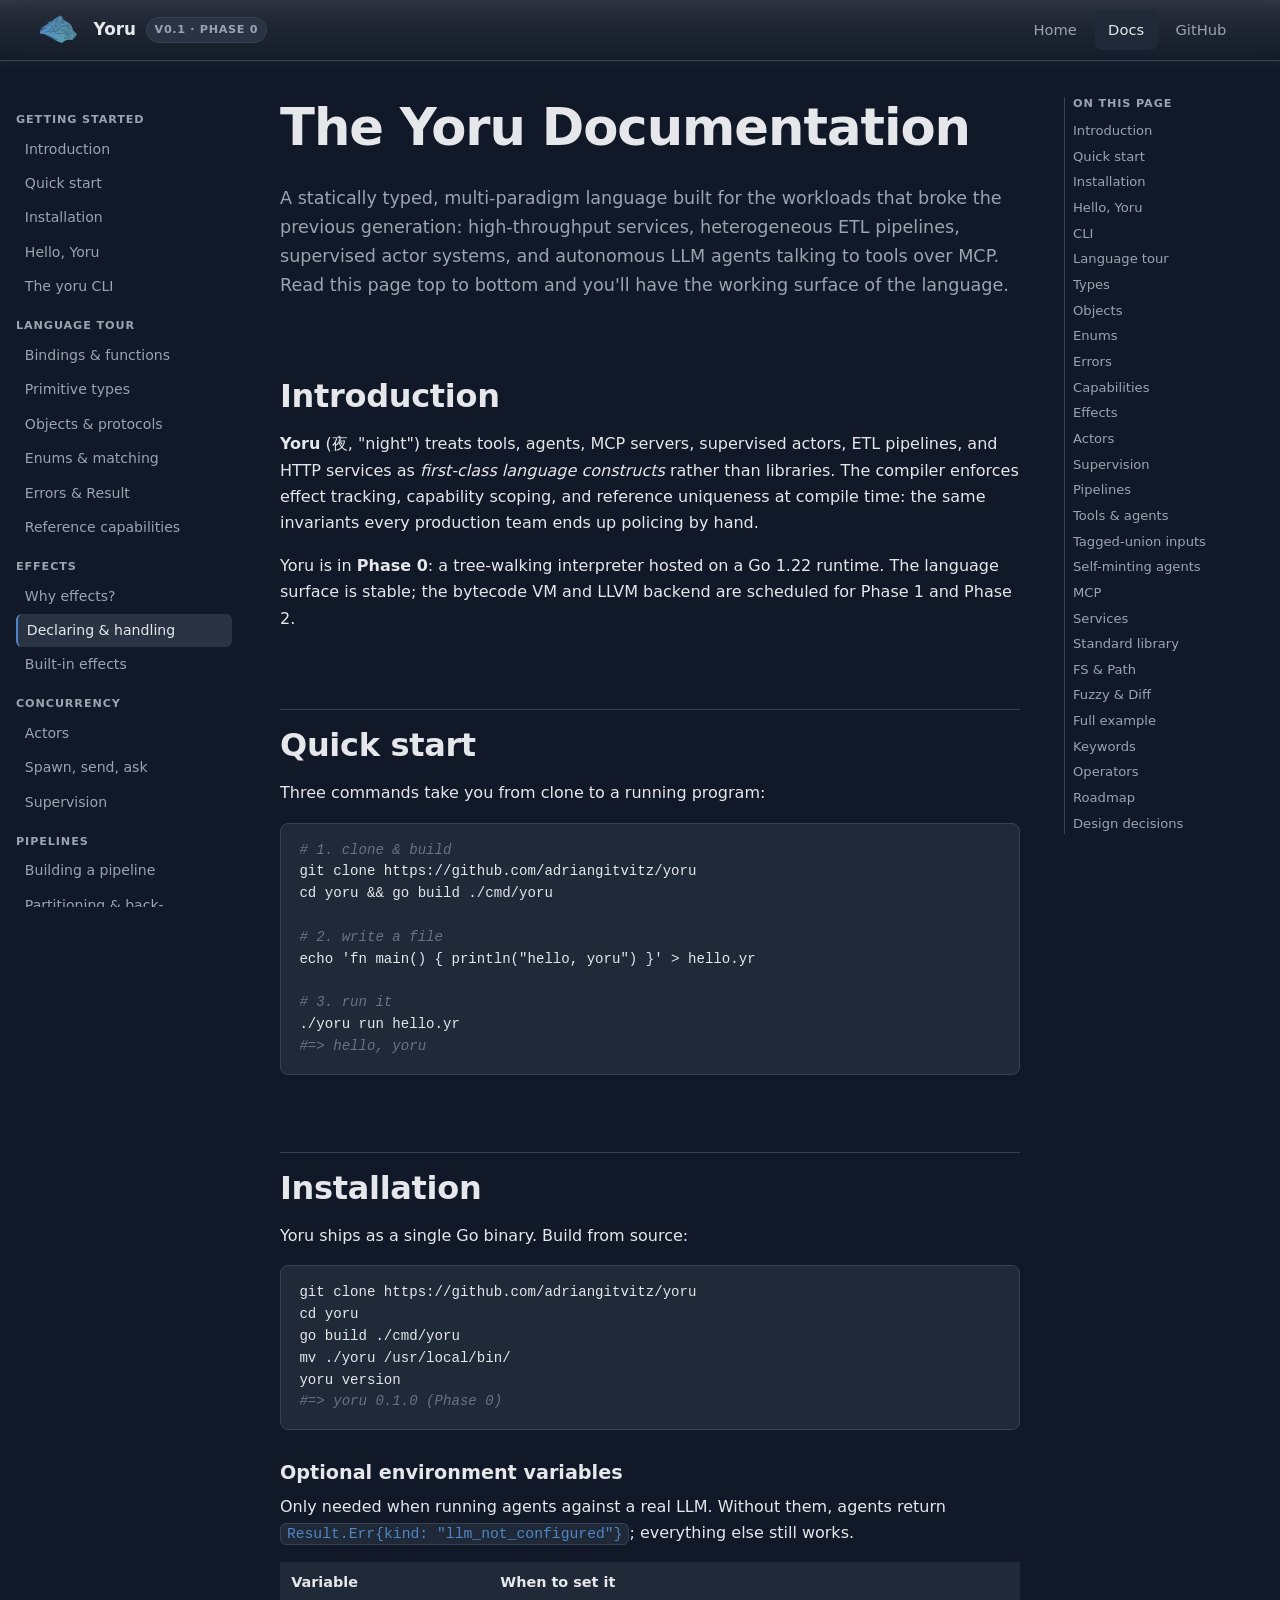
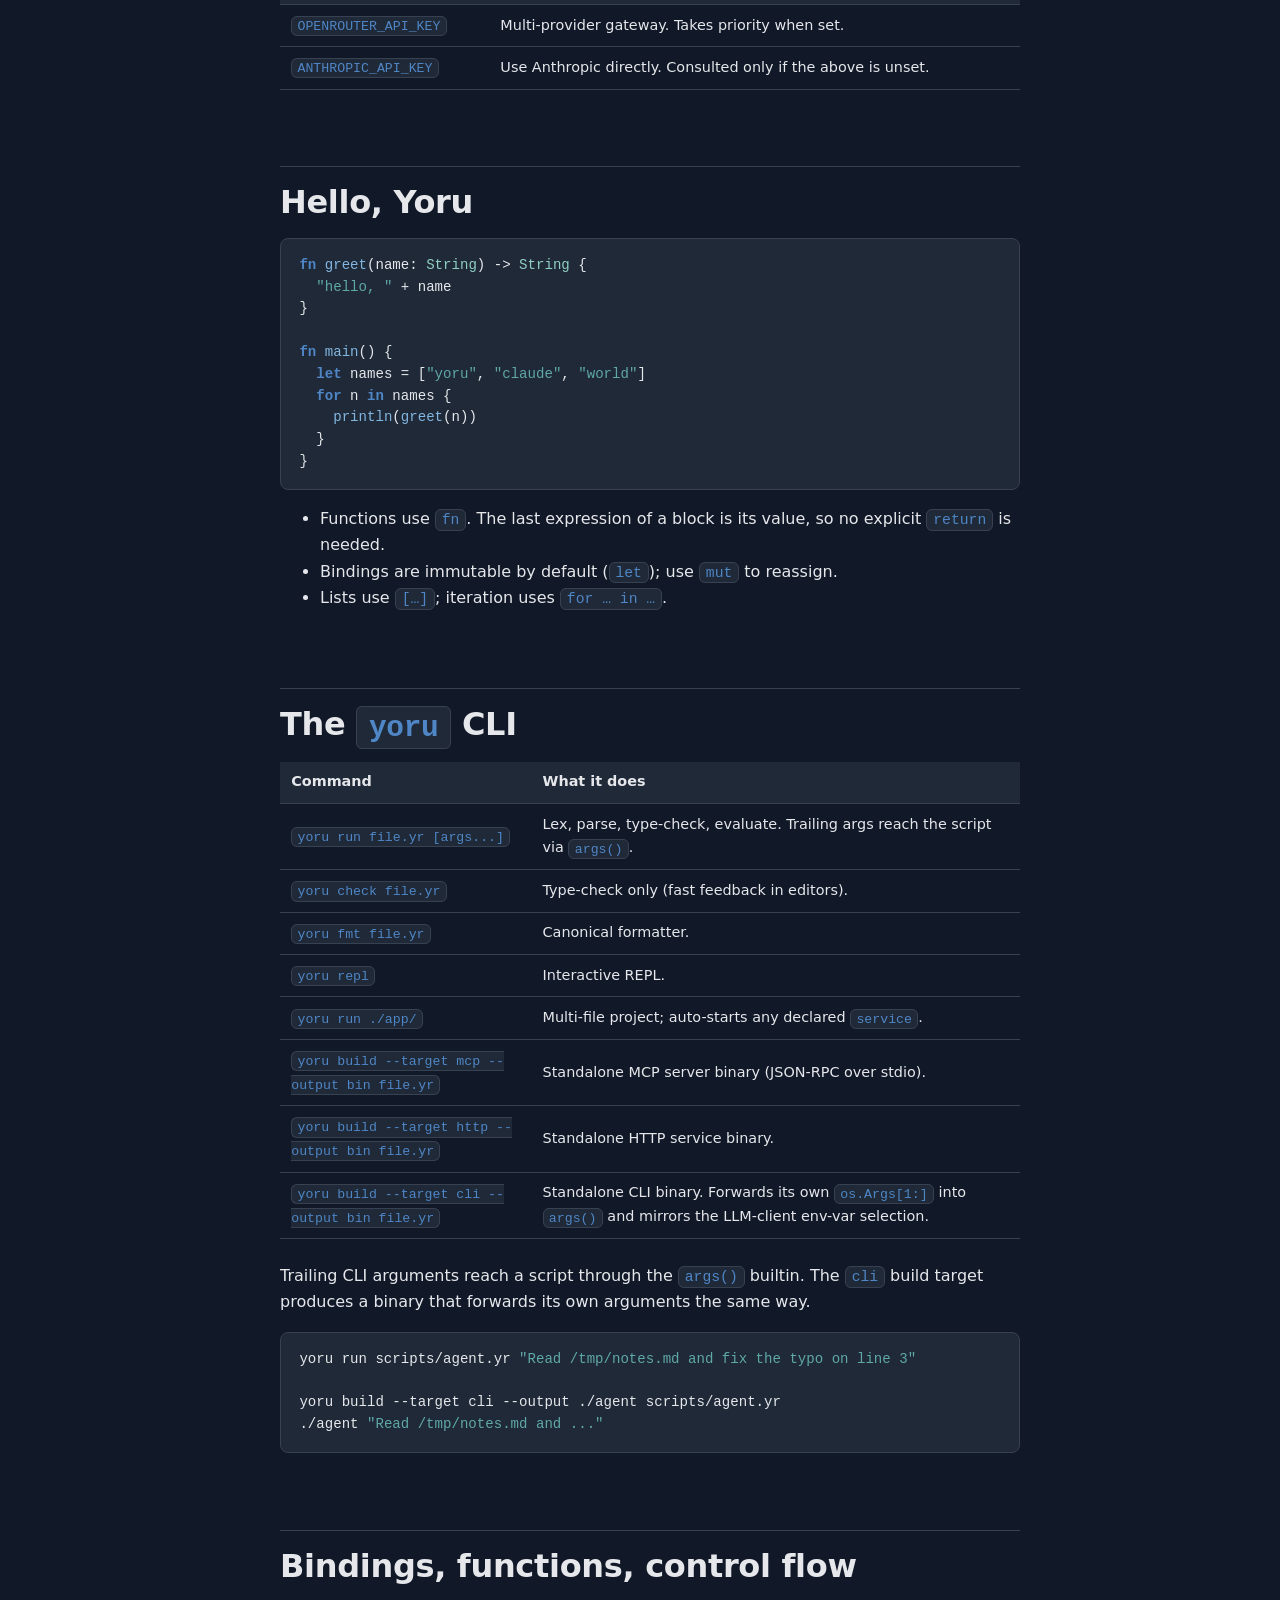
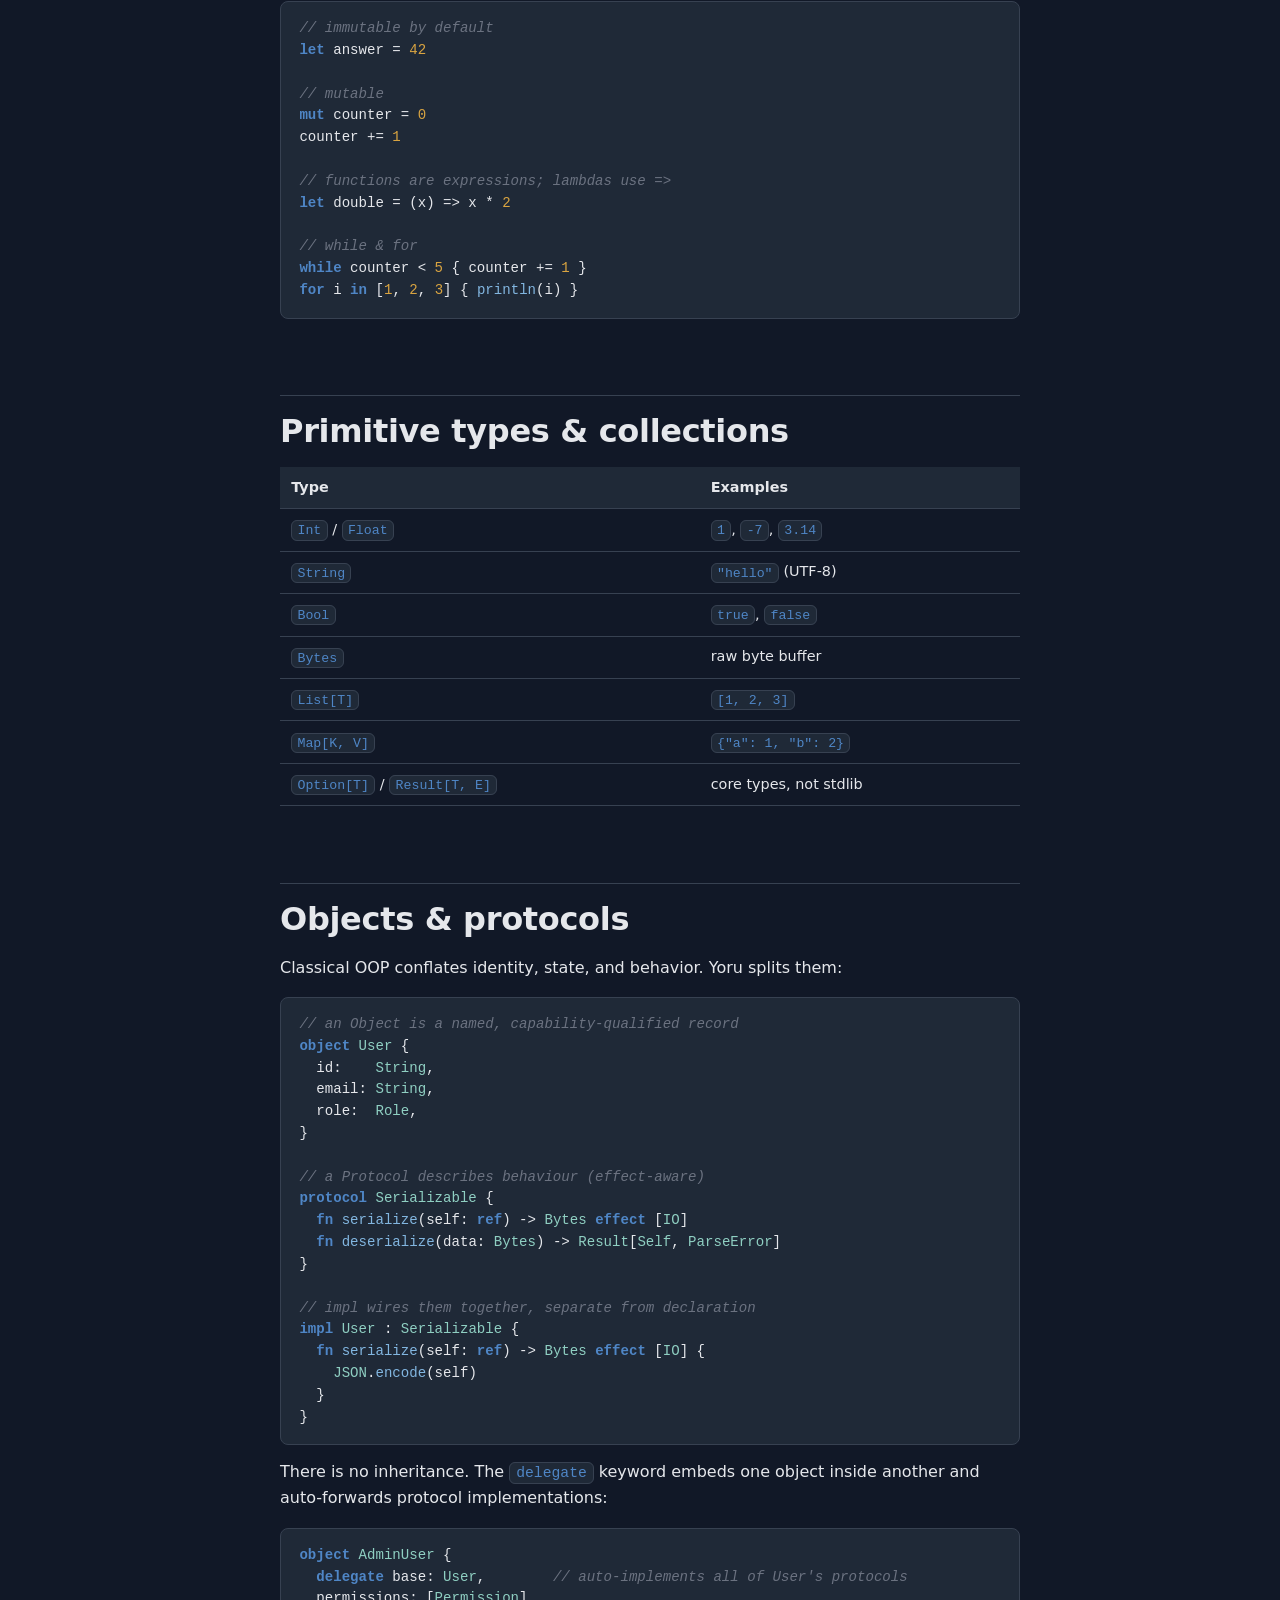
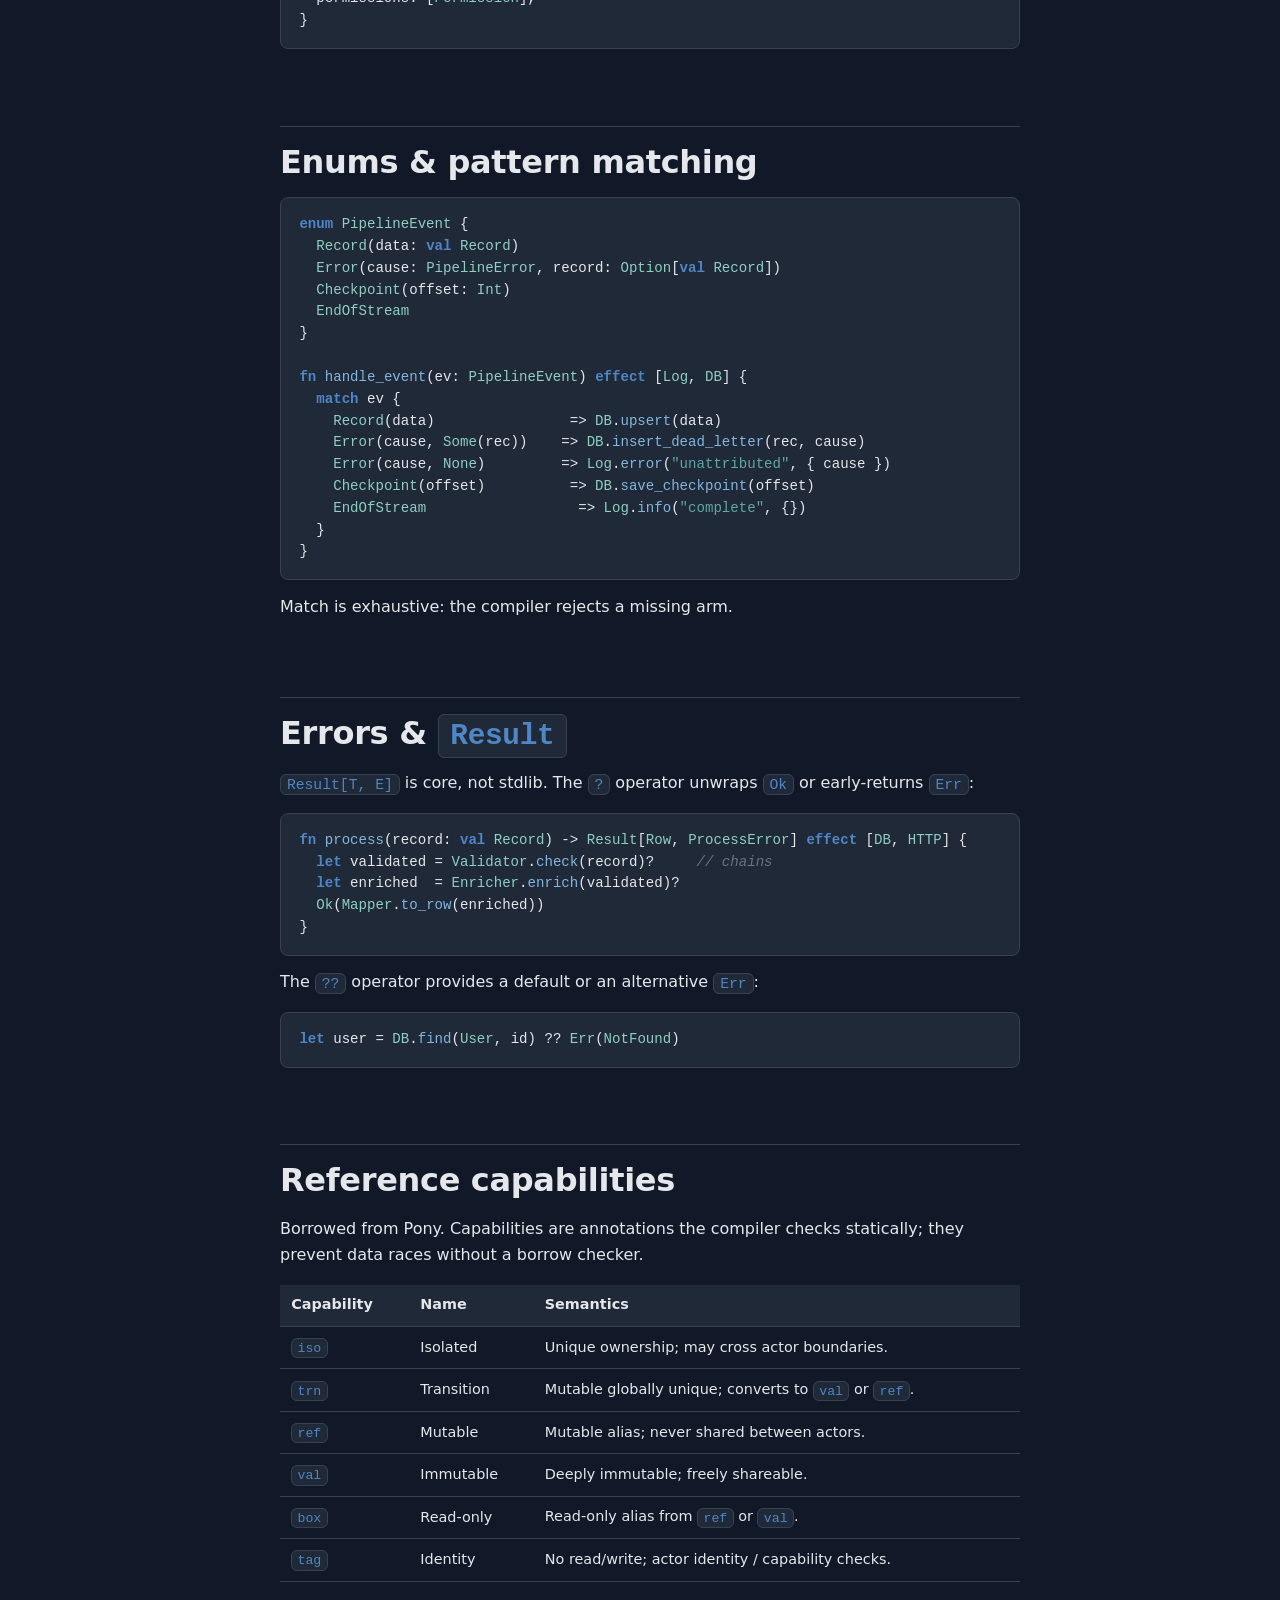
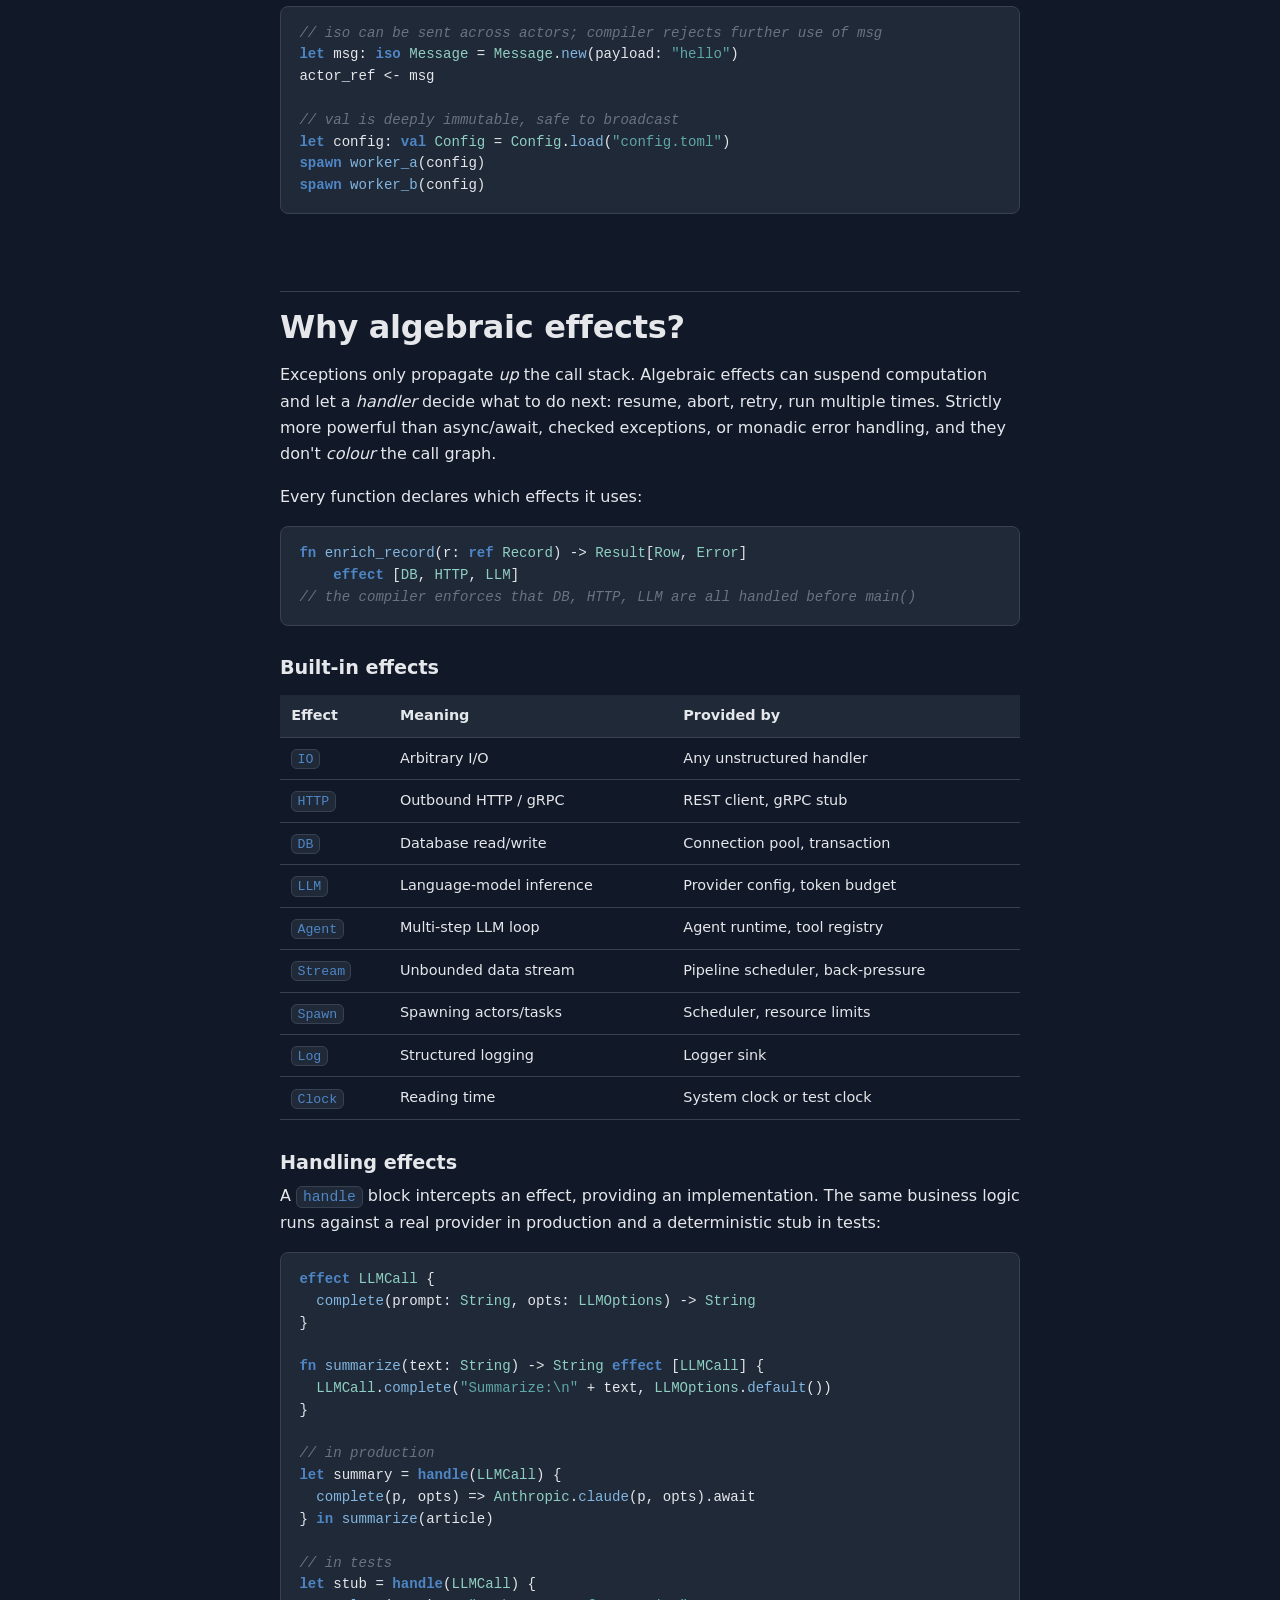
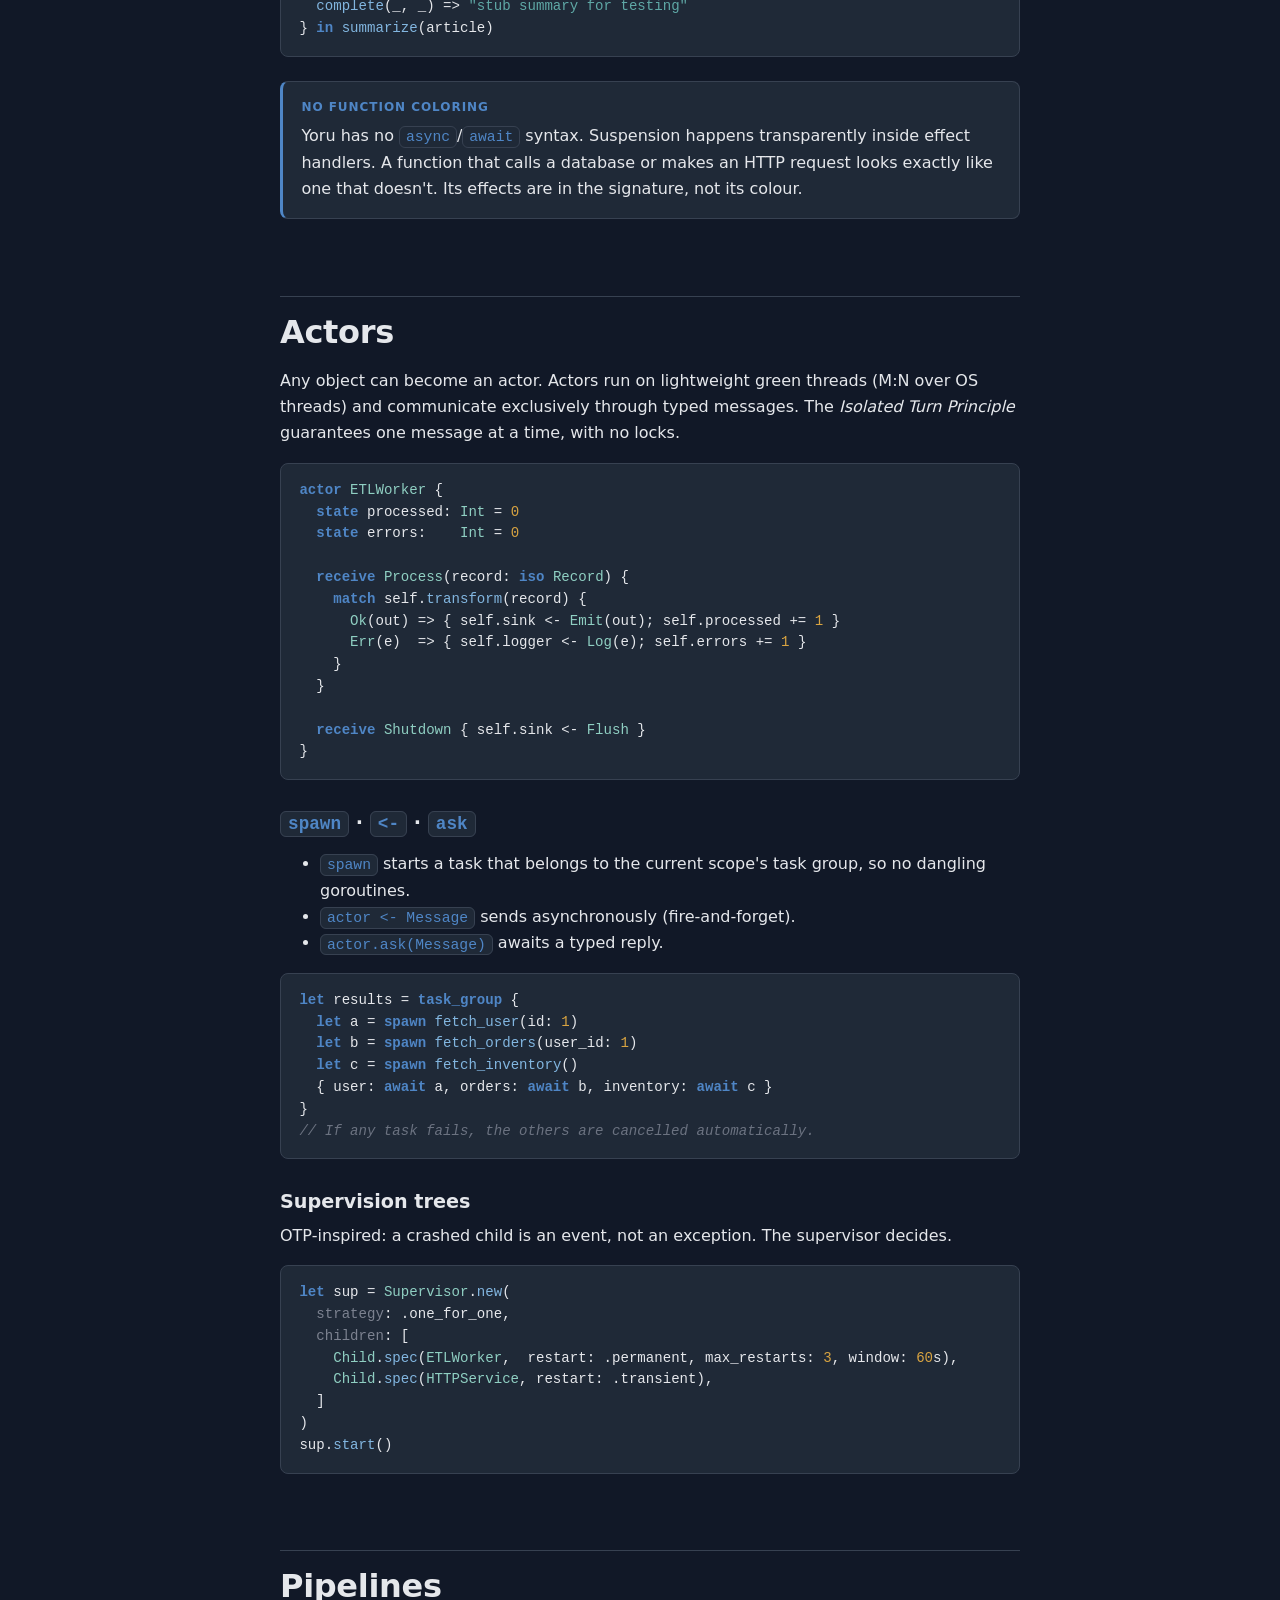
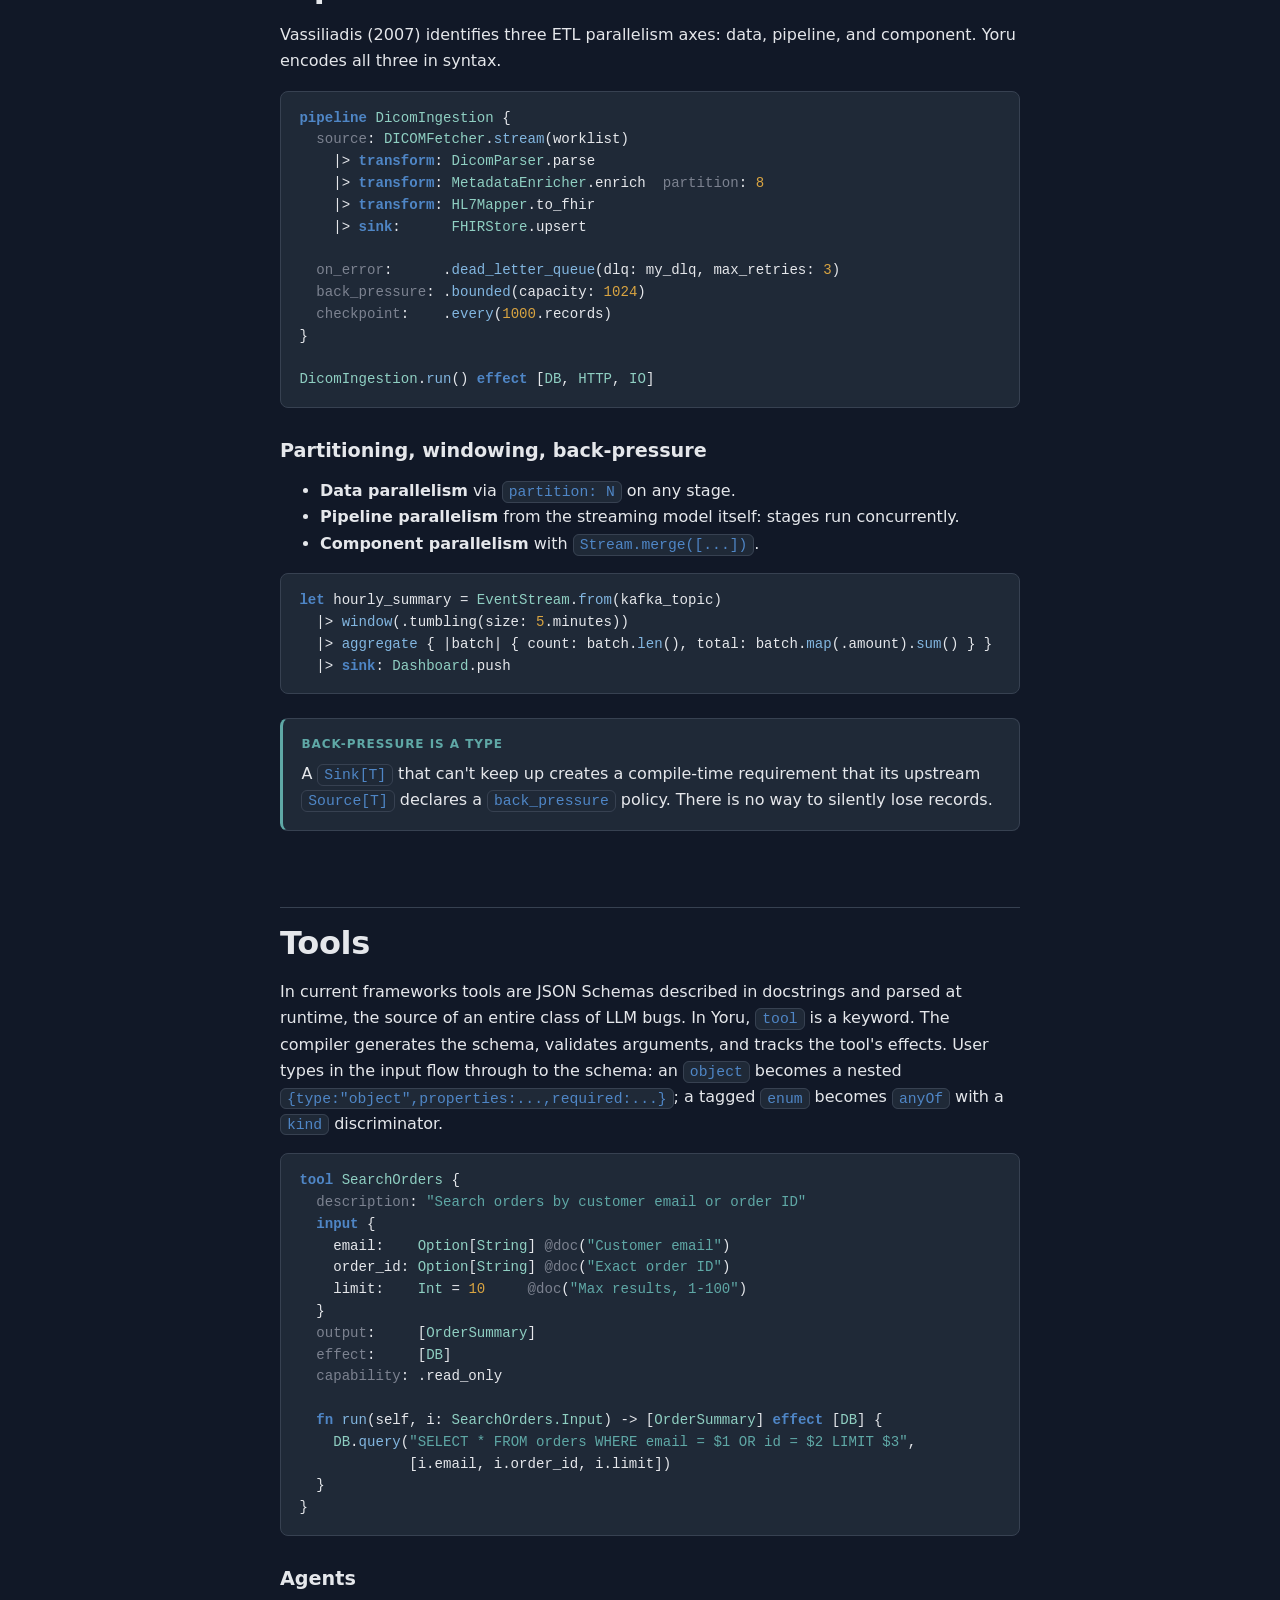
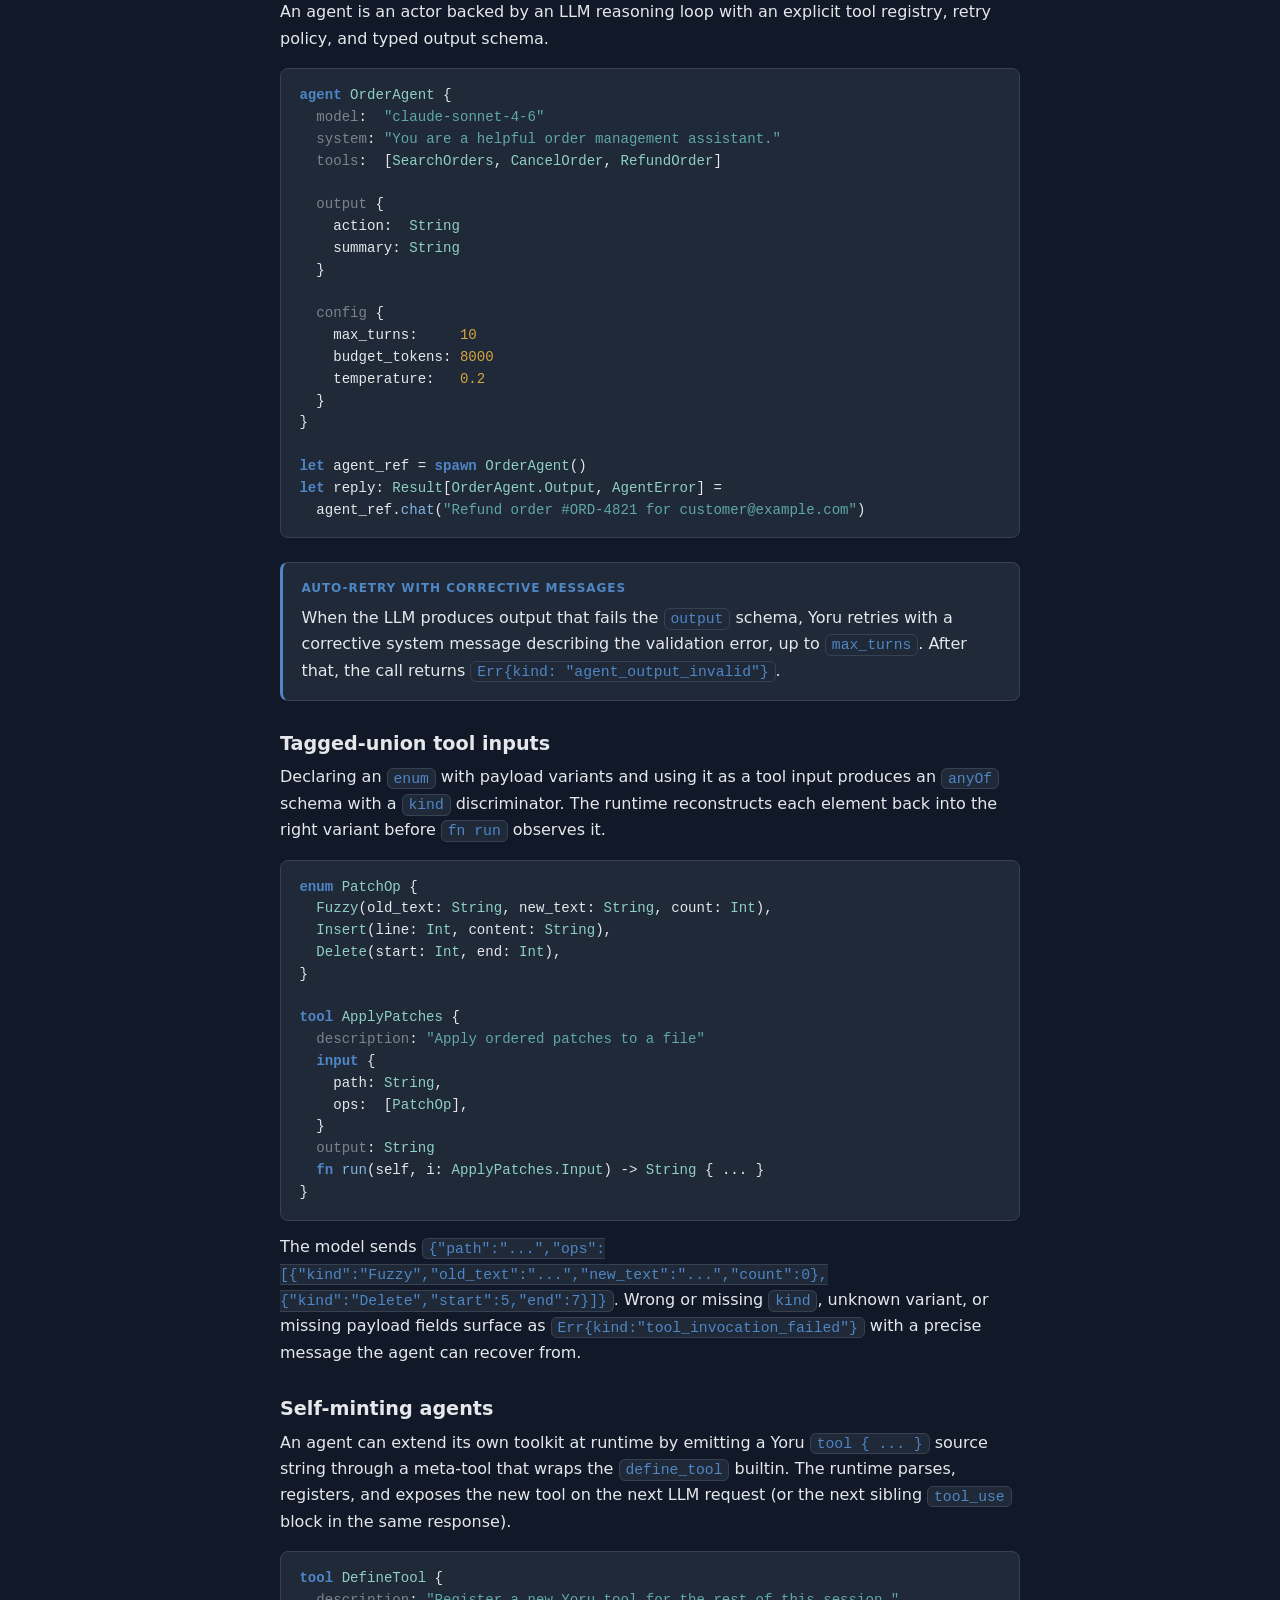
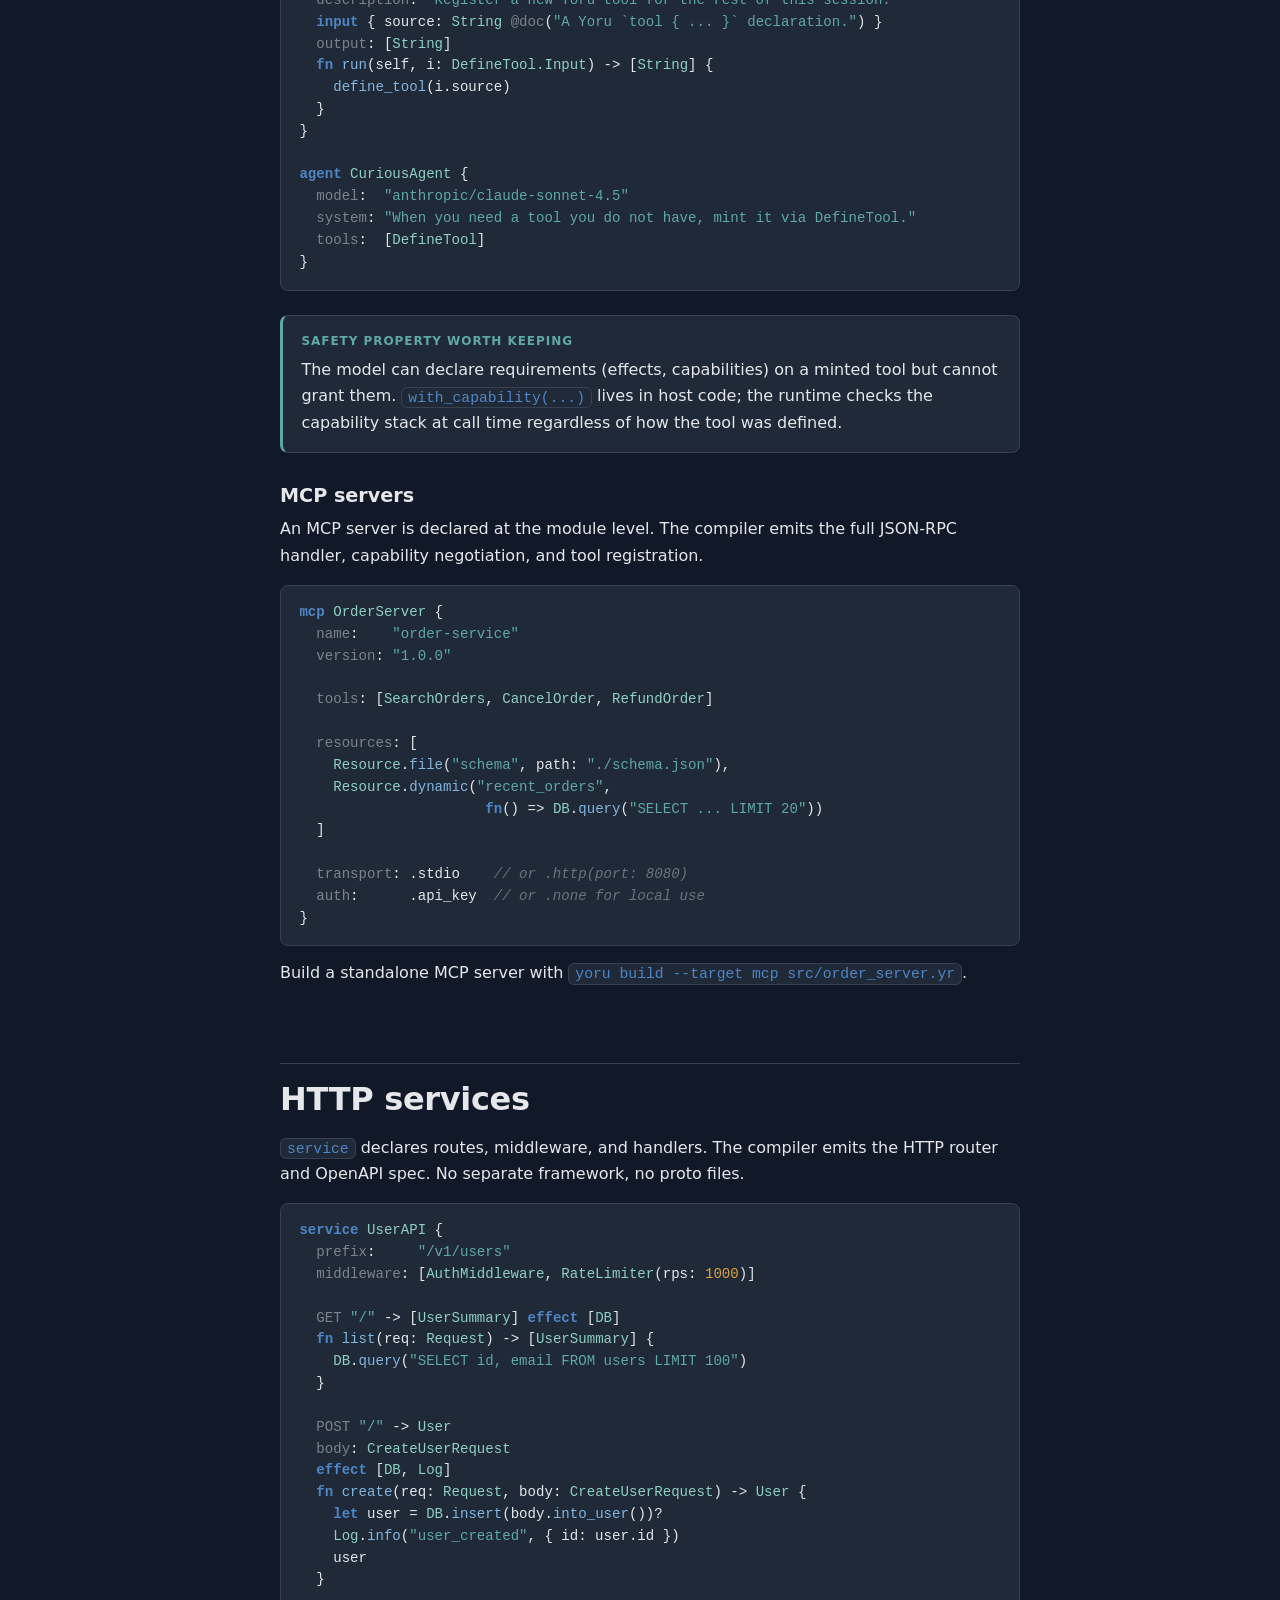
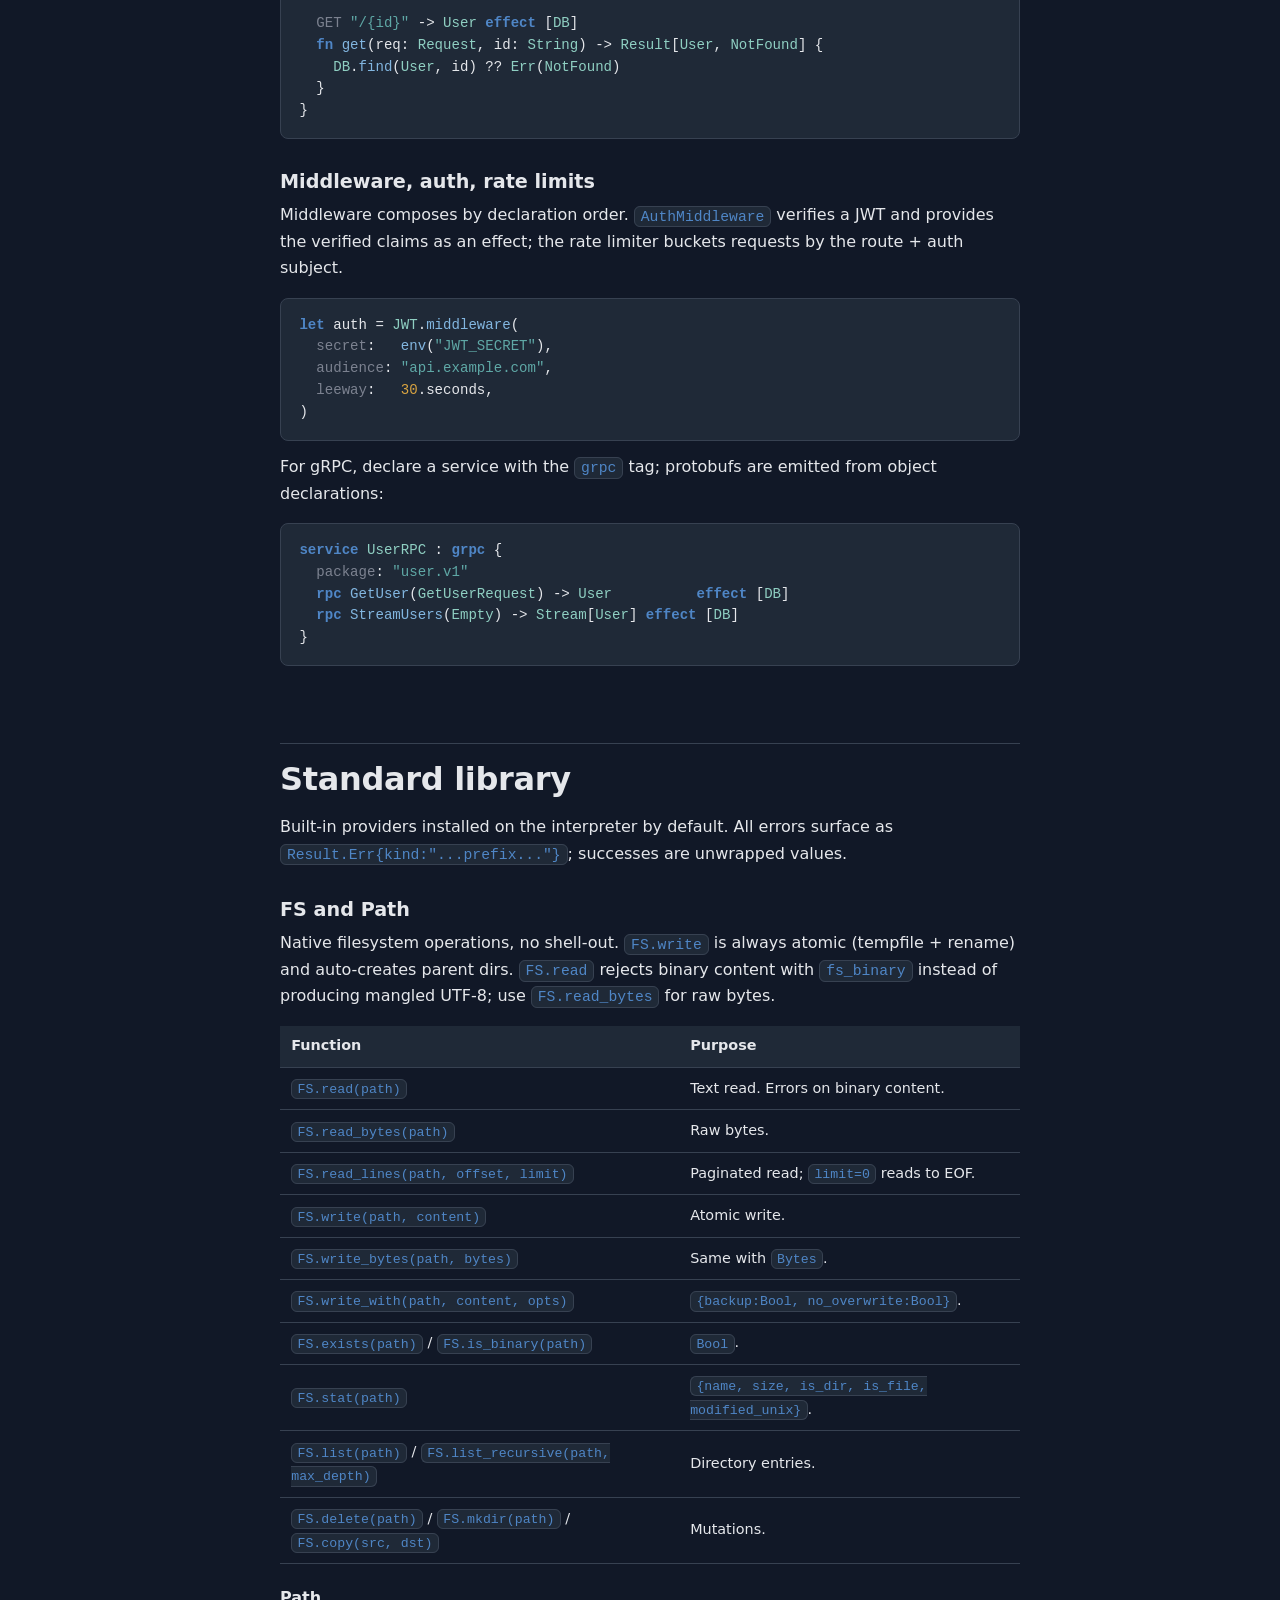
<file: docs/index.html>
<!doctype html>
<html lang="en">
<head>
  <meta charset="utf-8">
  <meta name="viewport" content="width=device-width, initial-scale=1">
  <title>Yoru Docs: Language Reference &amp; Tour</title>
  <meta name="description"
        content="The Yoru programming language documentation. Install, tour the syntax, learn effects, actors, pipelines, agents, MCP servers, and HTTP services.">
  <link rel="icon" type="image/svg+xml" href="../assets/img/favicon.svg">
  <link rel="stylesheet" href="../assets/css/style.css">
  <meta name="theme-color" content="#0b0d14">
</head>
<body>

<header class="topbar">
  <div class="container-wide container topbar-inner">
    <a href="../index.html" class="brand">
      <span class="brand-mascot" role="img" aria-label="Yoru marten"></span>
      <span>Yoru</span>
      <span class="brand-tag">v0.1 · Phase 0</span>
    </a>
    <nav class="nav-links" id="primary-nav" aria-label="Primary">
      <a href="../index.html">Home</a>
      <a href="index.html" class="is-active">Docs</a>
      <a href="https://github.com/adriangitvitz/yoru" target="_blank" rel="noopener">GitHub</a>
    </nav>
    <button class="menu-toggle" type="button" aria-label="Toggle menu" aria-expanded="false" aria-controls="primary-nav">
      <svg class="icon-open" viewBox="0 0 24 24" fill="none" stroke="currentColor" stroke-width="2" stroke-linecap="round" stroke-linejoin="round"><line x1="3" y1="6" x2="21" y2="6"/><line x1="3" y1="12" x2="21" y2="12"/><line x1="3" y1="18" x2="21" y2="18"/></svg>
      <svg class="icon-close" viewBox="0 0 24 24" fill="none" stroke="currentColor" stroke-width="2" stroke-linecap="round" stroke-linejoin="round"><line x1="18" y1="6" x2="6" y2="18"/><line x1="6" y1="6" x2="18" y2="18"/></svg>
    </button>
  </div>
</header>

<div class="container container-wide docs-shell">

  <button class="docs-menu-toggle" type="button" aria-expanded="false" aria-controls="docs-toc">
    <span>Documentation menu</span>
    <svg viewBox="0 0 24 24" fill="none" stroke="currentColor" stroke-width="2" stroke-linecap="round" stroke-linejoin="round"><polyline points="6 9 12 15 18 9"/></svg>
  </button>
  <aside class="toc-sidebar" id="docs-toc" aria-label="Documentation sections">
    <h4>Getting started</h4>
    <ul>
      <li><a href="#introduction">Introduction</a></li>
      <li><a href="#getting-started">Quick start</a></li>
      <li><a href="#install">Installation</a></li>
      <li><a href="#hello">Hello, Yoru</a></li>
      <li><a href="#cli">The yoru CLI</a></li>
    </ul>

    <h4>Language tour</h4>
    <ul>
      <li><a href="#language-tour">Bindings &amp; functions</a></li>
      <li><a href="#types">Primitive types</a></li>
      <li><a href="#objects">Objects &amp; protocols</a></li>
      <li><a href="#enums">Enums &amp; matching</a></li>
      <li><a href="#errors">Errors &amp; Result</a></li>
      <li><a href="#capabilities">Reference capabilities</a></li>
    </ul>

    <h4>Effects</h4>
    <ul>
      <li><a href="#effects">Why effects?</a></li>
      <li><a href="#effect-handling">Declaring &amp; handling</a></li>
      <li><a href="#effect-builtin">Built-in effects</a></li>
    </ul>

    <h4>Concurrency</h4>
    <ul>
      <li><a href="#concurrency">Actors</a></li>
      <li><a href="#spawn-send">Spawn, send, ask</a></li>
      <li><a href="#supervision">Supervision</a></li>
    </ul>

    <h4>Pipelines</h4>
    <ul>
      <li><a href="#pipelines">Building a pipeline</a></li>
      <li><a href="#partitioning">Partitioning &amp; back-pressure</a></li>
    </ul>

    <h4>Agents &amp; MCP</h4>
    <ul>
      <li><a href="#agents">Tools</a></li>
      <li><a href="#agent-decl">Agents</a></li>
      <li><a href="#tagged-tools">Tagged-union inputs</a></li>
      <li><a href="#self-minting">Self-minting agents</a></li>
      <li><a href="#mcp">MCP servers</a></li>
    </ul>

    <h4>HTTP services</h4>
    <ul>
      <li><a href="#services">REST handlers</a></li>
      <li><a href="#middleware">Middleware</a></li>
    </ul>

    <h4>Standard library</h4>
    <ul>
      <li><a href="#stdlib-fs">FS &amp; Path</a></li>
      <li><a href="#stdlib-fs-session">Read-before-edit tracker</a></li>
      <li><a href="#stdlib-text">Fuzzy &amp; Diff</a></li>
      <li><a href="#stdlib-builtins">Builtins</a></li>
    </ul>

    <h4>Reference</h4>
    <ul>
      <li><a href="#spec">Specification</a></li>
      <li><a href="#keywords">Keyword reference</a></li>
      <li><a href="#operators">Operator reference</a></li>
      <li><a href="#roadmap">Roadmap</a></li>
      <li><a href="#design-decisions">Design decisions</a></li>
    </ul>
  </aside>

  <main class="docs-content">

    <h1>The Yoru Documentation</h1>
    <p class="lead">
      A statically typed, multi-paradigm language built for the workloads
      that broke the previous generation: high-throughput services,
      heterogeneous ETL pipelines, supervised actor systems, and autonomous
      LLM agents talking to tools over MCP. Read this page top to bottom and
      you'll have the working surface of the language.
    </p>

    <h2 id="introduction">Introduction</h2>
    <p>
      <strong>Yoru</strong> (夜, "night") treats tools, agents, MCP servers,
      supervised actors, ETL pipelines, and HTTP services as
      <em>first-class language constructs</em> rather than libraries. The
      compiler enforces effect tracking, capability scoping, and reference
      uniqueness at compile time: the same invariants every production team
      ends up policing by hand.
    </p>
    <p>
      Yoru is in <strong>Phase 0</strong>: a tree-walking interpreter hosted
      on a Go 1.22 runtime. The language surface is stable; the bytecode VM
      and LLVM backend are scheduled for Phase 1 and Phase 2.
    </p>

    <h2 id="getting-started">Quick start</h2>
    <p>Three commands take you from clone to a running program:</p>
<pre><code><span class="tok-co"># 1. clone &amp; build</span>
git clone https://github.com/adriangitvitz/yoru
cd yoru &amp;&amp; go build ./cmd/yoru

<span class="tok-co"># 2. write a file</span>
echo 'fn main() { println("hello, yoru") }' &gt; hello.yr

<span class="tok-co"># 3. run it</span>
./yoru run hello.yr
<span class="tok-co">#=> hello, yoru</span></code></pre>

    <h2 id="install">Installation</h2>
    <p>Yoru ships as a single Go binary. Build from source:</p>
<pre><code>git clone https://github.com/adriangitvitz/yoru
cd yoru
go build ./cmd/yoru
mv ./yoru /usr/local/bin/
yoru version
<span class="tok-co">#=> yoru 0.1.0 (Phase 0)</span></code></pre>

    <h3>Optional environment variables</h3>
    <p>
      Only needed when running agents against a real LLM. Without them,
      agents return <code>Result.Err{kind: "llm_not_configured"}</code>;
      everything else still works.
    </p>
    <table>
      <thead><tr><th>Variable</th><th>When to set it</th></tr></thead>
      <tbody>
        <tr><td><code>OPENROUTER_API_KEY</code></td><td>Multi-provider gateway. Takes priority when set.</td></tr>
        <tr><td><code>ANTHROPIC_API_KEY</code></td><td>Use Anthropic directly. Consulted only if the above is unset.</td></tr>
      </tbody>
    </table>

    <h2 id="hello">Hello, Yoru</h2>
<pre><code><span class="tok-kw">fn</span> <span class="tok-fn">greet</span>(name: <span class="tok-type">String</span>) -&gt; <span class="tok-type">String</span> {
  <span class="tok-str">"hello, "</span> + name
}

<span class="tok-kw">fn</span> <span class="tok-fn">main</span>() {
  <span class="tok-kw">let</span> names = [<span class="tok-str">"yoru"</span>, <span class="tok-str">"claude"</span>, <span class="tok-str">"world"</span>]
  <span class="tok-kw">for</span> n <span class="tok-kw">in</span> names {
    <span class="tok-fn">println</span>(<span class="tok-fn">greet</span>(n))
  }
}</code></pre>
    <ul>
      <li>Functions use <code>fn</code>. The last expression of a block is its value, so no explicit <code>return</code> is needed.</li>
      <li>Bindings are immutable by default (<code>let</code>); use <code>mut</code> to reassign.</li>
      <li>Lists use <code>[…]</code>; iteration uses <code>for … in …</code>.</li>
    </ul>

    <h2 id="cli">The <code>yoru</code> CLI</h2>
    <table>
      <thead><tr><th>Command</th><th>What it does</th></tr></thead>
      <tbody>
        <tr><td><code>yoru run file.yr [args...]</code></td><td>Lex, parse, type-check, evaluate. Trailing args reach the script via <code>args()</code>.</td></tr>
        <tr><td><code>yoru check file.yr</code></td><td>Type-check only (fast feedback in editors).</td></tr>
        <tr><td><code>yoru fmt file.yr</code></td><td>Canonical formatter.</td></tr>
        <tr><td><code>yoru repl</code></td><td>Interactive REPL.</td></tr>
        <tr><td><code>yoru run ./app/</code></td><td>Multi-file project; auto-starts any declared <code>service</code>.</td></tr>
        <tr><td><code>yoru build --target mcp --output bin file.yr</code></td><td>Standalone MCP server binary (JSON-RPC over stdio).</td></tr>
        <tr><td><code>yoru build --target http --output bin file.yr</code></td><td>Standalone HTTP service binary.</td></tr>
        <tr><td><code>yoru build --target cli --output bin file.yr</code></td><td>Standalone CLI binary. Forwards its own <code>os.Args[1:]</code> into <code>args()</code> and mirrors the LLM-client env-var selection.</td></tr>
      </tbody>
    </table>

    <p>
      Trailing CLI arguments reach a script through the <code>args()</code>
      builtin. The <code>cli</code> build target produces a binary that
      forwards its own arguments the same way.
    </p>
<pre><code>yoru run scripts/agent.yr <span class="tok-str">"Read /tmp/notes.md and fix the typo on line 3"</span>

yoru build --target cli --output ./agent scripts/agent.yr
./agent <span class="tok-str">"Read /tmp/notes.md and ..."</span></code></pre>

    <h2 id="language-tour">Bindings, functions, control flow</h2>
<pre><code><span class="tok-co">// immutable by default</span>
<span class="tok-kw">let</span> answer = <span class="tok-num">42</span>

<span class="tok-co">// mutable</span>
<span class="tok-kw">mut</span> counter = <span class="tok-num">0</span>
counter += <span class="tok-num">1</span>

<span class="tok-co">// functions are expressions; lambdas use =&gt;</span>
<span class="tok-kw">let</span> double = (x) =&gt; x * <span class="tok-num">2</span>

<span class="tok-co">// while &amp; for</span>
<span class="tok-kw">while</span> counter &lt; <span class="tok-num">5</span> { counter += <span class="tok-num">1</span> }
<span class="tok-kw">for</span> i <span class="tok-kw">in</span> [<span class="tok-num">1</span>, <span class="tok-num">2</span>, <span class="tok-num">3</span>] { <span class="tok-fn">println</span>(i) }</code></pre>

    <h2 id="types">Primitive types &amp; collections</h2>
    <table>
      <thead><tr><th>Type</th><th>Examples</th></tr></thead>
      <tbody>
        <tr><td><code>Int</code> / <code>Float</code></td><td><code>1</code>, <code>-7</code>, <code>3.14</code></td></tr>
        <tr><td><code>String</code></td><td><code>"hello"</code> (UTF-8)</td></tr>
        <tr><td><code>Bool</code></td><td><code>true</code>, <code>false</code></td></tr>
        <tr><td><code>Bytes</code></td><td>raw byte buffer</td></tr>
        <tr><td><code>List[T]</code></td><td><code>[1, 2, 3]</code></td></tr>
        <tr><td><code>Map[K, V]</code></td><td><code>{"a": 1, "b": 2}</code></td></tr>
        <tr><td><code>Option[T]</code> / <code>Result[T, E]</code></td><td>core types, not stdlib</td></tr>
      </tbody>
    </table>

    <h2 id="objects">Objects &amp; protocols</h2>
    <p>Classical OOP conflates identity, state, and behavior. Yoru splits them:</p>
<pre><code><span class="tok-co">// an Object is a named, capability-qualified record</span>
<span class="tok-kw">object</span> <span class="tok-type">User</span> {
  id:    <span class="tok-type">String</span>,
  email: <span class="tok-type">String</span>,
  role:  <span class="tok-type">Role</span>,
}

<span class="tok-co">// a Protocol describes behaviour (effect-aware)</span>
<span class="tok-kw">protocol</span> <span class="tok-type">Serializable</span> {
  <span class="tok-kw">fn</span> <span class="tok-fn">serialize</span>(self: <span class="tok-kw">ref</span>) -&gt; <span class="tok-type">Bytes</span> <span class="tok-kw">effect</span> [<span class="tok-type">IO</span>]
  <span class="tok-kw">fn</span> <span class="tok-fn">deserialize</span>(data: <span class="tok-type">Bytes</span>) -&gt; <span class="tok-type">Result</span>[<span class="tok-type">Self</span>, <span class="tok-type">ParseError</span>]
}

<span class="tok-co">// impl wires them together, separate from declaration</span>
<span class="tok-kw">impl</span> <span class="tok-type">User</span> : <span class="tok-type">Serializable</span> {
  <span class="tok-kw">fn</span> <span class="tok-fn">serialize</span>(self: <span class="tok-kw">ref</span>) -&gt; <span class="tok-type">Bytes</span> <span class="tok-kw">effect</span> [<span class="tok-type">IO</span>] {
    <span class="tok-type">JSON</span>.<span class="tok-fn">encode</span>(self)
  }
}</code></pre>
    <p>
      There is no inheritance. The <code>delegate</code> keyword embeds one
      object inside another and auto-forwards protocol implementations:
    </p>
<pre><code><span class="tok-kw">object</span> <span class="tok-type">AdminUser</span> {
  <span class="tok-kw">delegate</span> base: <span class="tok-type">User</span>,        <span class="tok-co">// auto-implements all of User's protocols</span>
  permissions: [<span class="tok-type">Permission</span>],
}</code></pre>

    <h2 id="enums">Enums &amp; pattern matching</h2>
<pre><code><span class="tok-kw">enum</span> <span class="tok-type">PipelineEvent</span> {
  <span class="tok-type">Record</span>(data: <span class="tok-kw">val</span> <span class="tok-type">Record</span>)
  <span class="tok-type">Error</span>(cause: <span class="tok-type">PipelineError</span>, record: <span class="tok-type">Option</span>[<span class="tok-kw">val</span> <span class="tok-type">Record</span>])
  <span class="tok-type">Checkpoint</span>(offset: <span class="tok-type">Int</span>)
  <span class="tok-type">EndOfStream</span>
}

<span class="tok-kw">fn</span> <span class="tok-fn">handle_event</span>(ev: <span class="tok-type">PipelineEvent</span>) <span class="tok-kw">effect</span> [<span class="tok-type">Log</span>, <span class="tok-type">DB</span>] {
  <span class="tok-kw">match</span> ev {
    <span class="tok-type">Record</span>(data)                =&gt; <span class="tok-type">DB</span>.<span class="tok-fn">upsert</span>(data)
    <span class="tok-type">Error</span>(cause, <span class="tok-type">Some</span>(rec))    =&gt; <span class="tok-type">DB</span>.<span class="tok-fn">insert_dead_letter</span>(rec, cause)
    <span class="tok-type">Error</span>(cause, <span class="tok-type">None</span>)         =&gt; <span class="tok-type">Log</span>.<span class="tok-fn">error</span>(<span class="tok-str">"unattributed"</span>, { cause })
    <span class="tok-type">Checkpoint</span>(offset)          =&gt; <span class="tok-type">DB</span>.<span class="tok-fn">save_checkpoint</span>(offset)
    <span class="tok-type">EndOfStream</span>                  =&gt; <span class="tok-type">Log</span>.<span class="tok-fn">info</span>(<span class="tok-str">"complete"</span>, {})
  }
}</code></pre>
    <p>Match is exhaustive: the compiler rejects a missing arm.</p>

    <h2 id="errors">Errors &amp; <code>Result</code></h2>
    <p>
      <code>Result[T, E]</code> is core, not stdlib. The <code>?</code>
      operator unwraps <code>Ok</code> or early-returns <code>Err</code>:
    </p>
<pre><code><span class="tok-kw">fn</span> <span class="tok-fn">process</span>(record: <span class="tok-kw">val</span> <span class="tok-type">Record</span>) -&gt; <span class="tok-type">Result</span>[<span class="tok-type">Row</span>, <span class="tok-type">ProcessError</span>] <span class="tok-kw">effect</span> [<span class="tok-type">DB</span>, <span class="tok-type">HTTP</span>] {
  <span class="tok-kw">let</span> validated = <span class="tok-type">Validator</span>.<span class="tok-fn">check</span>(record)?     <span class="tok-co">// chains</span>
  <span class="tok-kw">let</span> enriched  = <span class="tok-type">Enricher</span>.<span class="tok-fn">enrich</span>(validated)?
  <span class="tok-type">Ok</span>(<span class="tok-type">Mapper</span>.<span class="tok-fn">to_row</span>(enriched))
}</code></pre>
    <p>The <code>??</code> operator provides a default or an alternative <code>Err</code>:</p>
<pre><code><span class="tok-kw">let</span> user = <span class="tok-type">DB</span>.<span class="tok-fn">find</span>(<span class="tok-type">User</span>, id) ?? <span class="tok-type">Err</span>(<span class="tok-type">NotFound</span>)</code></pre>

    <h2 id="capabilities">Reference capabilities</h2>
    <p>
      Borrowed from Pony. Capabilities are annotations the compiler checks
      statically; they prevent data races without a borrow checker.
    </p>
    <table>
      <thead><tr><th>Capability</th><th>Name</th><th>Semantics</th></tr></thead>
      <tbody>
        <tr><td><code>iso</code></td><td>Isolated</td><td>Unique ownership; may cross actor boundaries.</td></tr>
        <tr><td><code>trn</code></td><td>Transition</td><td>Mutable globally unique; converts to <code>val</code> or <code>ref</code>.</td></tr>
        <tr><td><code>ref</code></td><td>Mutable</td><td>Mutable alias; never shared between actors.</td></tr>
        <tr><td><code>val</code></td><td>Immutable</td><td>Deeply immutable; freely shareable.</td></tr>
        <tr><td><code>box</code></td><td>Read-only</td><td>Read-only alias from <code>ref</code> or <code>val</code>.</td></tr>
        <tr><td><code>tag</code></td><td>Identity</td><td>No read/write; actor identity / capability checks.</td></tr>
      </tbody>
    </table>
<pre><code><span class="tok-co">// iso can be sent across actors; compiler rejects further use of msg</span>
<span class="tok-kw">let</span> msg: <span class="tok-kw">iso</span> <span class="tok-type">Message</span> = <span class="tok-type">Message</span>.<span class="tok-fn">new</span>(payload: <span class="tok-str">"hello"</span>)
actor_ref &lt;- msg

<span class="tok-co">// val is deeply immutable, safe to broadcast</span>
<span class="tok-kw">let</span> config: <span class="tok-kw">val</span> <span class="tok-type">Config</span> = <span class="tok-type">Config</span>.<span class="tok-fn">load</span>(<span class="tok-str">"config.toml"</span>)
<span class="tok-kw">spawn</span> <span class="tok-fn">worker_a</span>(config)
<span class="tok-kw">spawn</span> <span class="tok-fn">worker_b</span>(config)</code></pre>

    <h2 id="effects">Why algebraic effects?</h2>
    <p>
      Exceptions only propagate <em>up</em> the call stack. Algebraic effects
      can suspend computation and let a <em>handler</em> decide what to do
      next: resume, abort, retry, run multiple times. Strictly more powerful
      than async/await, checked exceptions, or monadic error handling, and
      they don't <em>colour</em> the call graph.
    </p>
    <p>Every function declares which effects it uses:</p>
<pre><code><span class="tok-kw">fn</span> <span class="tok-fn">enrich_record</span>(r: <span class="tok-kw">ref</span> <span class="tok-type">Record</span>) -&gt; <span class="tok-type">Result</span>[<span class="tok-type">Row</span>, <span class="tok-type">Error</span>]
    <span class="tok-kw">effect</span> [<span class="tok-type">DB</span>, <span class="tok-type">HTTP</span>, <span class="tok-type">LLM</span>]
<span class="tok-co">// the compiler enforces that DB, HTTP, LLM are all handled before main()</span></code></pre>

    <h3 id="effect-builtin">Built-in effects</h3>
    <table>
      <thead><tr><th>Effect</th><th>Meaning</th><th>Provided by</th></tr></thead>
      <tbody>
        <tr><td><code>IO</code></td>     <td>Arbitrary I/O</td>             <td>Any unstructured handler</td></tr>
        <tr><td><code>HTTP</code></td>   <td>Outbound HTTP / gRPC</td>      <td>REST client, gRPC stub</td></tr>
        <tr><td><code>DB</code></td>     <td>Database read/write</td>       <td>Connection pool, transaction</td></tr>
        <tr><td><code>LLM</code></td>    <td>Language-model inference</td>  <td>Provider config, token budget</td></tr>
        <tr><td><code>Agent</code></td>  <td>Multi-step LLM loop</td>       <td>Agent runtime, tool registry</td></tr>
        <tr><td><code>Stream</code></td> <td>Unbounded data stream</td>     <td>Pipeline scheduler, back-pressure</td></tr>
        <tr><td><code>Spawn</code></td>  <td>Spawning actors/tasks</td>     <td>Scheduler, resource limits</td></tr>
        <tr><td><code>Log</code></td>    <td>Structured logging</td>        <td>Logger sink</td></tr>
        <tr><td><code>Clock</code></td>  <td>Reading time</td>              <td>System clock or test clock</td></tr>
      </tbody>
    </table>

    <h3 id="effect-handling">Handling effects</h3>
    <p>
      A <code>handle</code> block intercepts an effect, providing an
      implementation. The same business logic runs against a real provider
      in production and a deterministic stub in tests:
    </p>
<pre><code><span class="tok-kw">effect</span> <span class="tok-type">LLMCall</span> {
  <span class="tok-fn">complete</span>(prompt: <span class="tok-type">String</span>, opts: <span class="tok-type">LLMOptions</span>) -&gt; <span class="tok-type">String</span>
}

<span class="tok-kw">fn</span> <span class="tok-fn">summarize</span>(text: <span class="tok-type">String</span>) -&gt; <span class="tok-type">String</span> <span class="tok-kw">effect</span> [<span class="tok-type">LLMCall</span>] {
  <span class="tok-type">LLMCall</span>.<span class="tok-fn">complete</span>(<span class="tok-str">"Summarize:\n"</span> + text, <span class="tok-type">LLMOptions</span>.<span class="tok-fn">default</span>())
}

<span class="tok-co">// in production</span>
<span class="tok-kw">let</span> summary = <span class="tok-kw">handle</span>(<span class="tok-type">LLMCall</span>) {
  <span class="tok-fn">complete</span>(p, opts) =&gt; <span class="tok-type">Anthropic</span>.<span class="tok-fn">claude</span>(p, opts).await
} <span class="tok-kw">in</span> <span class="tok-fn">summarize</span>(article)

<span class="tok-co">// in tests</span>
<span class="tok-kw">let</span> stub = <span class="tok-kw">handle</span>(<span class="tok-type">LLMCall</span>) {
  <span class="tok-fn">complete</span>(_, _) =&gt; <span class="tok-str">"stub summary for testing"</span>
} <span class="tok-kw">in</span> <span class="tok-fn">summarize</span>(article)</code></pre>

    <div class="callout is-note">
      <div class="callout-title">No function coloring</div>
      Yoru has no <code>async</code>/<code>await</code> syntax. Suspension
      happens transparently inside effect handlers. A function that calls a
      database or makes an HTTP request looks exactly like one that doesn't.
      Its effects are in the signature, not its colour.
    </div>

    <h2 id="concurrency">Actors</h2>
    <p>
      Any object can become an actor. Actors run on lightweight green
      threads (M:N over OS threads) and communicate exclusively through
      typed messages. The <em>Isolated Turn Principle</em> guarantees one
      message at a time, with no locks.
    </p>
<pre><code><span class="tok-kw">actor</span> <span class="tok-type">ETLWorker</span> {
  <span class="tok-kw">state</span> processed: <span class="tok-type">Int</span> = <span class="tok-num">0</span>
  <span class="tok-kw">state</span> errors:    <span class="tok-type">Int</span> = <span class="tok-num">0</span>

  <span class="tok-kw">receive</span> <span class="tok-type">Process</span>(record: <span class="tok-kw">iso</span> <span class="tok-type">Record</span>) {
    <span class="tok-kw">match</span> self.<span class="tok-fn">transform</span>(record) {
      <span class="tok-type">Ok</span>(out) =&gt; { self.sink &lt;- <span class="tok-type">Emit</span>(out); self.processed += <span class="tok-num">1</span> }
      <span class="tok-type">Err</span>(e)  =&gt; { self.logger &lt;- <span class="tok-type">Log</span>(e); self.errors += <span class="tok-num">1</span> }
    }
  }

  <span class="tok-kw">receive</span> <span class="tok-type">Shutdown</span> { self.sink &lt;- <span class="tok-type">Flush</span> }
}</code></pre>

    <h3 id="spawn-send"><code>spawn</code> · <code>&lt;-</code> · <code>ask</code></h3>
    <ul>
      <li><code>spawn</code> starts a task that belongs to the current scope's task group, so no dangling goroutines.</li>
      <li><code>actor &lt;- Message</code> sends asynchronously (fire-and-forget).</li>
      <li><code>actor.ask(Message)</code> awaits a typed reply.</li>
    </ul>
<pre><code><span class="tok-kw">let</span> results = <span class="tok-kw">task_group</span> {
  <span class="tok-kw">let</span> a = <span class="tok-kw">spawn</span> <span class="tok-fn">fetch_user</span>(id: <span class="tok-num">1</span>)
  <span class="tok-kw">let</span> b = <span class="tok-kw">spawn</span> <span class="tok-fn">fetch_orders</span>(user_id: <span class="tok-num">1</span>)
  <span class="tok-kw">let</span> c = <span class="tok-kw">spawn</span> <span class="tok-fn">fetch_inventory</span>()
  { user: <span class="tok-kw">await</span> a, orders: <span class="tok-kw">await</span> b, inventory: <span class="tok-kw">await</span> c }
}
<span class="tok-co">// If any task fails, the others are cancelled automatically.</span></code></pre>

    <h3 id="supervision">Supervision trees</h3>
    <p>OTP-inspired: a crashed child is an event, not an exception. The supervisor decides.</p>
<pre><code><span class="tok-kw">let</span> sup = <span class="tok-type">Supervisor</span>.<span class="tok-fn">new</span>(
  <span class="tok-attr">strategy</span>: .one_for_one,
  <span class="tok-attr">children</span>: [
    <span class="tok-type">Child</span>.<span class="tok-fn">spec</span>(<span class="tok-type">ETLWorker</span>,  restart: .permanent, max_restarts: <span class="tok-num">3</span>, window: <span class="tok-num">60</span>s),
    <span class="tok-type">Child</span>.<span class="tok-fn">spec</span>(<span class="tok-type">HTTPService</span>, restart: .transient),
  ]
)
sup.<span class="tok-fn">start</span>()</code></pre>

    <h2 id="pipelines">Pipelines</h2>
    <p>
      Vassiliadis (2007) identifies three ETL parallelism axes: data,
      pipeline, and component. Yoru encodes all three in syntax.
    </p>
<pre><code><span class="tok-kw">pipeline</span> <span class="tok-type">DicomIngestion</span> {
  <span class="tok-attr">source</span>: <span class="tok-type">DICOMFetcher</span>.<span class="tok-fn">stream</span>(worklist)
    |&gt; <span class="tok-kw">transform</span>: <span class="tok-type">DicomParser</span>.parse
    |&gt; <span class="tok-kw">transform</span>: <span class="tok-type">MetadataEnricher</span>.enrich  <span class="tok-attr">partition</span>: <span class="tok-num">8</span>
    |&gt; <span class="tok-kw">transform</span>: <span class="tok-type">HL7Mapper</span>.to_fhir
    |&gt; <span class="tok-kw">sink</span>:      <span class="tok-type">FHIRStore</span>.upsert

  <span class="tok-attr">on_error</span>:      .<span class="tok-fn">dead_letter_queue</span>(dlq: my_dlq, max_retries: <span class="tok-num">3</span>)
  <span class="tok-attr">back_pressure</span>: .<span class="tok-fn">bounded</span>(capacity: <span class="tok-num">1024</span>)
  <span class="tok-attr">checkpoint</span>:    .<span class="tok-fn">every</span>(<span class="tok-num">1000</span>.records)
}

<span class="tok-type">DicomIngestion</span>.<span class="tok-fn">run</span>() <span class="tok-kw">effect</span> [<span class="tok-type">DB</span>, <span class="tok-type">HTTP</span>, <span class="tok-type">IO</span>]</code></pre>

    <h3 id="partitioning">Partitioning, windowing, back-pressure</h3>
    <ul>
      <li><strong>Data parallelism</strong> via <code>partition: N</code> on any stage.</li>
      <li><strong>Pipeline parallelism</strong> from the streaming model itself: stages run concurrently.</li>
      <li><strong>Component parallelism</strong> with <code>Stream.merge([...])</code>.</li>
    </ul>
<pre><code><span class="tok-kw">let</span> hourly_summary = <span class="tok-type">EventStream</span>.<span class="tok-fn">from</span>(kafka_topic)
  |&gt; <span class="tok-fn">window</span>(.tumbling(size: <span class="tok-num">5</span>.minutes))
  |&gt; <span class="tok-fn">aggregate</span> { |batch| { count: batch.<span class="tok-fn">len</span>(), total: batch.<span class="tok-fn">map</span>(.amount).<span class="tok-fn">sum</span>() } }
  |&gt; <span class="tok-kw">sink</span>: <span class="tok-type">Dashboard</span>.push</code></pre>
    <div class="callout is-info">
      <div class="callout-title">Back-pressure is a type</div>
      A <code>Sink[T]</code> that can't keep up creates a compile-time
      requirement that its upstream <code>Source[T]</code> declares a
      <code>back_pressure</code> policy. There is no way to silently lose
      records.
    </div>

    <h2 id="agents">Tools</h2>
    <p>
      In current frameworks tools are JSON Schemas described in docstrings
      and parsed at runtime, the source of an entire class of LLM bugs. In
      Yoru, <code>tool</code> is a keyword. The compiler generates the
      schema, validates arguments, and tracks the tool's effects. User
      types in the input flow through to the schema: an <code>object</code>
      becomes a nested <code>{type:"object",properties:...,required:...}</code>;
      a tagged <code>enum</code> becomes <code>anyOf</code> with a
      <code>kind</code> discriminator.
    </p>
<pre><code><span class="tok-kw">tool</span> <span class="tok-type">SearchOrders</span> {
  <span class="tok-attr">description</span>: <span class="tok-str">"Search orders by customer email or order ID"</span>
  <span class="tok-kw">input</span> {
    email:    <span class="tok-type">Option</span>[<span class="tok-type">String</span>] <span class="tok-attr">@doc</span>(<span class="tok-str">"Customer email"</span>)
    order_id: <span class="tok-type">Option</span>[<span class="tok-type">String</span>] <span class="tok-attr">@doc</span>(<span class="tok-str">"Exact order ID"</span>)
    limit:    <span class="tok-type">Int</span> = <span class="tok-num">10</span>     <span class="tok-attr">@doc</span>(<span class="tok-str">"Max results, 1-100"</span>)
  }
  <span class="tok-attr">output</span>:     [<span class="tok-type">OrderSummary</span>]
  <span class="tok-attr">effect</span>:     [<span class="tok-type">DB</span>]
  <span class="tok-attr">capability</span>: .read_only

  <span class="tok-kw">fn</span> <span class="tok-fn">run</span>(self, i: <span class="tok-type">SearchOrders.Input</span>) -&gt; [<span class="tok-type">OrderSummary</span>] <span class="tok-kw">effect</span> [<span class="tok-type">DB</span>] {
    <span class="tok-type">DB</span>.<span class="tok-fn">query</span>(<span class="tok-str">"SELECT * FROM orders WHERE email = $1 OR id = $2 LIMIT $3"</span>,
             [i.email, i.order_id, i.limit])
  }
}</code></pre>

    <h3 id="agent-decl">Agents</h3>
    <p>
      An agent is an actor backed by an LLM reasoning loop with an explicit
      tool registry, retry policy, and typed output schema.
    </p>
<pre><code><span class="tok-kw">agent</span> <span class="tok-type">OrderAgent</span> {
  <span class="tok-attr">model</span>:  <span class="tok-str">"claude-sonnet-4-6"</span>
  <span class="tok-attr">system</span>: <span class="tok-str">"You are a helpful order management assistant."</span>
  <span class="tok-attr">tools</span>:  [<span class="tok-type">SearchOrders</span>, <span class="tok-type">CancelOrder</span>, <span class="tok-type">RefundOrder</span>]

  <span class="tok-attr">output</span> {
    action:  <span class="tok-type">String</span>
    summary: <span class="tok-type">String</span>
  }

  <span class="tok-attr">config</span> {
    max_turns:     <span class="tok-num">10</span>
    budget_tokens: <span class="tok-num">8000</span>
    temperature:   <span class="tok-num">0.2</span>
  }
}

<span class="tok-kw">let</span> agent_ref = <span class="tok-kw">spawn</span> <span class="tok-type">OrderAgent</span>()
<span class="tok-kw">let</span> reply: <span class="tok-type">Result</span>[<span class="tok-type">OrderAgent.Output</span>, <span class="tok-type">AgentError</span>] =
  agent_ref.<span class="tok-fn">chat</span>(<span class="tok-str">"Refund order #ORD-4821 for customer@example.com"</span>)</code></pre>

    <div class="callout is-note">
      <div class="callout-title">Auto-retry with corrective messages</div>
      When the LLM produces output that fails the <code>output</code>
      schema, Yoru retries with a corrective system message describing the
      validation error, up to <code>max_turns</code>. After that, the call
      returns <code>Err{kind: "agent_output_invalid"}</code>.
    </div>

    <h3 id="tagged-tools">Tagged-union tool inputs</h3>
    <p>
      Declaring an <code>enum</code> with payload variants and using it as
      a tool input produces an <code>anyOf</code> schema with a
      <code>kind</code> discriminator. The runtime reconstructs each
      element back into the right variant before <code>fn run</code>
      observes it.
    </p>
<pre><code><span class="tok-kw">enum</span> <span class="tok-type">PatchOp</span> {
  <span class="tok-type">Fuzzy</span>(old_text: <span class="tok-type">String</span>, new_text: <span class="tok-type">String</span>, count: <span class="tok-type">Int</span>),
  <span class="tok-type">Insert</span>(line: <span class="tok-type">Int</span>, content: <span class="tok-type">String</span>),
  <span class="tok-type">Delete</span>(start: <span class="tok-type">Int</span>, end: <span class="tok-type">Int</span>),
}

<span class="tok-kw">tool</span> <span class="tok-type">ApplyPatches</span> {
  <span class="tok-attr">description</span>: <span class="tok-str">"Apply ordered patches to a file"</span>
  <span class="tok-kw">input</span> {
    path: <span class="tok-type">String</span>,
    ops:  [<span class="tok-type">PatchOp</span>],
  }
  <span class="tok-attr">output</span>: <span class="tok-type">String</span>
  <span class="tok-kw">fn</span> <span class="tok-fn">run</span>(self, i: <span class="tok-type">ApplyPatches.Input</span>) -&gt; <span class="tok-type">String</span> { ... }
}</code></pre>
    <p>
      The model sends <code>{"path":"...","ops":[{"kind":"Fuzzy","old_text":"...","new_text":"...","count":0},{"kind":"Delete","start":5,"end":7}]}</code>.
      Wrong or missing <code>kind</code>, unknown variant, or missing
      payload fields surface as <code>Err{kind:"tool_invocation_failed"}</code>
      with a precise message the agent can recover from.
    </p>

    <h3 id="self-minting">Self-minting agents</h3>
    <p>
      An agent can extend its own toolkit at runtime by emitting a Yoru
      <code>tool { ... }</code> source string through a meta-tool that
      wraps the <code>define_tool</code> builtin. The runtime parses,
      registers, and exposes the new tool on the next LLM request (or the
      next sibling <code>tool_use</code> block in the same response).
    </p>
<pre><code><span class="tok-kw">tool</span> <span class="tok-type">DefineTool</span> {
  <span class="tok-attr">description</span>: <span class="tok-str">"Register a new Yoru tool for the rest of this session."</span>
  <span class="tok-kw">input</span> { source: <span class="tok-type">String</span> <span class="tok-attr">@doc</span>(<span class="tok-str">"A Yoru `tool { ... }` declaration."</span>) }
  <span class="tok-attr">output</span>: [<span class="tok-type">String</span>]
  <span class="tok-kw">fn</span> <span class="tok-fn">run</span>(self, i: <span class="tok-type">DefineTool.Input</span>) -&gt; [<span class="tok-type">String</span>] {
    <span class="tok-fn">define_tool</span>(i.source)
  }
}

<span class="tok-kw">agent</span> <span class="tok-type">CuriousAgent</span> {
  <span class="tok-attr">model</span>:  <span class="tok-str">"anthropic/claude-sonnet-4.5"</span>
  <span class="tok-attr">system</span>: <span class="tok-str">"When you need a tool you do not have, mint it via DefineTool."</span>
  <span class="tok-attr">tools</span>:  [<span class="tok-type">DefineTool</span>]
}</code></pre>
    <div class="callout is-info">
      <div class="callout-title">Safety property worth keeping</div>
      The model can declare requirements (effects, capabilities) on a
      minted tool but cannot grant them. <code>with_capability(...)</code>
      lives in host code; the runtime checks the capability stack at call
      time regardless of how the tool was defined.
    </div>

    <h3 id="mcp">MCP servers</h3>
    <p>
      An MCP server is declared at the module level. The compiler emits the
      full JSON-RPC handler, capability negotiation, and tool registration.
    </p>
<pre><code><span class="tok-kw">mcp</span> <span class="tok-type">OrderServer</span> {
  <span class="tok-attr">name</span>:    <span class="tok-str">"order-service"</span>
  <span class="tok-attr">version</span>: <span class="tok-str">"1.0.0"</span>

  <span class="tok-attr">tools</span>: [<span class="tok-type">SearchOrders</span>, <span class="tok-type">CancelOrder</span>, <span class="tok-type">RefundOrder</span>]

  <span class="tok-attr">resources</span>: [
    <span class="tok-type">Resource</span>.<span class="tok-fn">file</span>(<span class="tok-str">"schema"</span>, path: <span class="tok-str">"./schema.json"</span>),
    <span class="tok-type">Resource</span>.<span class="tok-fn">dynamic</span>(<span class="tok-str">"recent_orders"</span>,
                      <span class="tok-kw">fn</span>() =&gt; <span class="tok-type">DB</span>.<span class="tok-fn">query</span>(<span class="tok-str">"SELECT ... LIMIT 20"</span>))
  ]

  <span class="tok-attr">transport</span>: .stdio    <span class="tok-co">// or .http(port: 8080)</span>
  <span class="tok-attr">auth</span>:      .api_key  <span class="tok-co">// or .none for local use</span>
}</code></pre>
    <p>Build a standalone MCP server with <code>yoru build --target mcp src/order_server.yr</code>.</p>

    <h2 id="services">HTTP services</h2>
    <p>
      <code>service</code> declares routes, middleware, and handlers. The
      compiler emits the HTTP router and OpenAPI spec. No separate
      framework, no proto files.
    </p>
<pre><code><span class="tok-kw">service</span> <span class="tok-type">UserAPI</span> {
  <span class="tok-attr">prefix</span>:     <span class="tok-str">"/v1/users"</span>
  <span class="tok-attr">middleware</span>: [<span class="tok-type">AuthMiddleware</span>, <span class="tok-type">RateLimiter</span>(rps: <span class="tok-num">1000</span>)]

  <span class="tok-attr">GET</span> <span class="tok-str">"/"</span> -&gt; [<span class="tok-type">UserSummary</span>] <span class="tok-kw">effect</span> [<span class="tok-type">DB</span>]
  <span class="tok-kw">fn</span> <span class="tok-fn">list</span>(req: <span class="tok-type">Request</span>) -&gt; [<span class="tok-type">UserSummary</span>] {
    <span class="tok-type">DB</span>.<span class="tok-fn">query</span>(<span class="tok-str">"SELECT id, email FROM users LIMIT 100"</span>)
  }

  <span class="tok-attr">POST</span> <span class="tok-str">"/"</span> -&gt; <span class="tok-type">User</span>
  <span class="tok-attr">body</span>: <span class="tok-type">CreateUserRequest</span>
  <span class="tok-kw">effect</span> [<span class="tok-type">DB</span>, <span class="tok-type">Log</span>]
  <span class="tok-kw">fn</span> <span class="tok-fn">create</span>(req: <span class="tok-type">Request</span>, body: <span class="tok-type">CreateUserRequest</span>) -&gt; <span class="tok-type">User</span> {
    <span class="tok-kw">let</span> user = <span class="tok-type">DB</span>.<span class="tok-fn">insert</span>(body.<span class="tok-fn">into_user</span>())?
    <span class="tok-type">Log</span>.<span class="tok-fn">info</span>(<span class="tok-str">"user_created"</span>, { id: user.id })
    user
  }

  <span class="tok-attr">GET</span> <span class="tok-str">"/{id}"</span> -&gt; <span class="tok-type">User</span> <span class="tok-kw">effect</span> [<span class="tok-type">DB</span>]
  <span class="tok-kw">fn</span> <span class="tok-fn">get</span>(req: <span class="tok-type">Request</span>, id: <span class="tok-type">String</span>) -&gt; <span class="tok-type">Result</span>[<span class="tok-type">User</span>, <span class="tok-type">NotFound</span>] {
    <span class="tok-type">DB</span>.<span class="tok-fn">find</span>(<span class="tok-type">User</span>, id) ?? <span class="tok-type">Err</span>(<span class="tok-type">NotFound</span>)
  }
}</code></pre>

    <h3 id="middleware">Middleware, auth, rate limits</h3>
    <p>
      Middleware composes by declaration order. <code>AuthMiddleware</code>
      verifies a JWT and provides the verified claims as an effect; the
      rate limiter buckets requests by the route + auth subject.
    </p>
<pre><code><span class="tok-kw">let</span> auth = <span class="tok-type">JWT</span>.<span class="tok-fn">middleware</span>(
  <span class="tok-attr">secret</span>:   <span class="tok-fn">env</span>(<span class="tok-str">"JWT_SECRET"</span>),
  <span class="tok-attr">audience</span>: <span class="tok-str">"api.example.com"</span>,
  <span class="tok-attr">leeway</span>:   <span class="tok-num">30</span>.seconds,
)</code></pre>

    <p>For gRPC, declare a service with the <code>grpc</code> tag; protobufs are emitted from object declarations:</p>
<pre><code><span class="tok-kw">service</span> <span class="tok-type">UserRPC</span> : <span class="tok-kw">grpc</span> {
  <span class="tok-attr">package</span>: <span class="tok-str">"user.v1"</span>
  <span class="tok-kw">rpc</span> <span class="tok-fn">GetUser</span>(<span class="tok-type">GetUserRequest</span>) -&gt; <span class="tok-type">User</span>          <span class="tok-kw">effect</span> [<span class="tok-type">DB</span>]
  <span class="tok-kw">rpc</span> <span class="tok-fn">StreamUsers</span>(<span class="tok-type">Empty</span>) -&gt; <span class="tok-type">Stream</span>[<span class="tok-type">User</span>] <span class="tok-kw">effect</span> [<span class="tok-type">DB</span>]
}</code></pre>

    <h2 id="stdlib">Standard library</h2>
    <p>
      Built-in providers installed on the interpreter by default. All errors
      surface as <code>Result.Err{kind:"...prefix..."}</code>; successes are
      unwrapped values.
    </p>

    <h3 id="stdlib-fs">FS and Path</h3>
    <p>
      Native filesystem operations, no shell-out. <code>FS.write</code> is
      always atomic (tempfile + rename) and auto-creates parent dirs.
      <code>FS.read</code> rejects binary content with
      <code>fs_binary</code> instead of producing mangled UTF-8; use
      <code>FS.read_bytes</code> for raw bytes.
    </p>
    <table>
      <thead><tr><th>Function</th><th>Purpose</th></tr></thead>
      <tbody>
        <tr><td><code>FS.read(path)</code></td><td>Text read. Errors on binary content.</td></tr>
        <tr><td><code>FS.read_bytes(path)</code></td><td>Raw bytes.</td></tr>
        <tr><td><code>FS.read_lines(path, offset, limit)</code></td><td>Paginated read; <code>limit=0</code> reads to EOF.</td></tr>
        <tr><td><code>FS.write(path, content)</code></td><td>Atomic write.</td></tr>
        <tr><td><code>FS.write_bytes(path, bytes)</code></td><td>Same with <code>Bytes</code>.</td></tr>
        <tr><td><code>FS.write_with(path, content, opts)</code></td><td><code>{backup:Bool, no_overwrite:Bool}</code>.</td></tr>
        <tr><td><code>FS.exists(path)</code> / <code>FS.is_binary(path)</code></td><td><code>Bool</code>.</td></tr>
        <tr><td><code>FS.stat(path)</code></td><td><code>{name, size, is_dir, is_file, modified_unix}</code>.</td></tr>
        <tr><td><code>FS.list(path)</code> / <code>FS.list_recursive(path, max_depth)</code></td><td>Directory entries.</td></tr>
        <tr><td><code>FS.delete(path)</code> / <code>FS.mkdir(path)</code> / <code>FS.copy(src, dst)</code></td><td>Mutations.</td></tr>
      </tbody>
    </table>

    <h4>Path</h4>
    <p>
      Separate provider so non-IO code can compose paths without taking
      the FS dependency. <code>Path.is_within</code> is the sandbox
      primitive: it resolves both arguments through the longest existing
      ancestor (handles cases where the child does not exist yet, e.g.
      macOS <code>/tmp</code> as a symlink to <code>/private/tmp</code>),
      then checks the relative path does not escape with <code>..</code>.
    </p>
    <table>
      <thead><tr><th>Function</th><th>Purpose</th></tr></thead>
      <tbody>
        <tr><td><code>Path.join(parts)</code></td><td>Compose a list of segments.</td></tr>
        <tr><td><code>Path.resolve(path)</code></td><td>Absolute, symlinks resolved when target exists.</td></tr>
        <tr><td><code>Path.dirname/basename/extname</code></td><td>Component extraction.</td></tr>
        <tr><td><code>Path.is_within(child, parent)</code></td><td>Sandbox check returning <code>Bool</code>.</td></tr>
      </tbody>
    </table>

    <h4 id="stdlib-fs-session">Read-before-edit tracker</h4>
    <p>
      <code>FS.with_session(fn)</code> opens a per-block tracker. Every
      <code>FS.read</code> inside records the file's SHA-256 and mtime;
      <code>FS.write_tracked</code> refuses to overwrite a path the
      session has not observed or whose on-disk hash has drifted.
    </p>
<pre><code><span class="tok-type">FS</span>.<span class="tok-fn">with_session</span>(<span class="tok-kw">fn</span>() =&gt; {
  <span class="tok-kw">let</span> original = <span class="tok-type">FS</span>.<span class="tok-fn">read</span>(<span class="tok-str">"/tmp/notes.txt"</span>)?
  <span class="tok-kw">let</span> edited   = <span class="tok-fn">replace</span>(original, <span class="tok-str">"TODO"</span>, <span class="tok-str">"DONE"</span>)
  <span class="tok-type">FS</span>.<span class="tok-fn">write_tracked</span>(<span class="tok-str">"/tmp/notes.txt"</span>, edited)
})</code></pre>
    <p>
      Failure kinds, all recoverable: <code>fs_no_session</code> (write
      outside the block), <code>fs_not_read</code> (path was never read),
      <code>fs_stale_read</code> (file changed on disk since reading).
    </p>

    <h3 id="stdlib-text">Fuzzy and Diff</h3>
    <p>
      Two narrow providers shipping the algorithms most LLM agents need
      for editing.
    </p>

    <h4><code>Fuzzy.find_replace</code></h4>
    <p>
      Four-level progressive matcher: <code>exact</code>,
      <code>trim_trailing</code>, <code>trim_all</code>,
      <code>unicode_normalized</code>. At <code>trim_all</code> and
      above, the replacement is re-indented to match the haystack's
      existing leading whitespace. Returns
      <code>{result, match_level, replacements}</code> on hit, or
      <code>Result.Err{kind:"fuzzy_no_match"}</code> on miss.
    </p>
<pre><code><span class="tok-kw">let</span> file = <span class="tok-str">"fn main() {\n    println(\"old\")\n}\n"</span>
<span class="tok-kw">let</span> r = <span class="tok-type">Fuzzy</span>.<span class="tok-fn">find_replace</span>(file, <span class="tok-str">"println(\"old\")"</span>, <span class="tok-str">"println(\"NEW\")"</span>, <span class="tok-num">0</span>)</code></pre>
    <p>
      <code>r.match_level</code> is <code>"trim_all"</code> and the
      replacement lands at the original four-space indent.
    </p>

    <h4><code>Diff.unified</code></h4>
    <p>
      Unified-diff renderer (git-compatible output). <code>Diff.unified(a, b)</code>
      uses a default header path; <code>Diff.unified_named(a, b, path)</code>
      sets the <code>a/&lt;path&gt;</code> / <code>b/&lt;path&gt;</code>
      header explicitly. Empty string when <code>a == b</code>.
    </p>

    <h3 id="stdlib-builtins">Selected builtins added with the agent surface</h3>
    <table>
      <thead><tr><th>Function</th><th>Purpose</th></tr></thead>
      <tbody>
        <tr><td><code>args()</code></td><td>List of CLI arguments after the script filename.</td></tr>
        <tr><td><code>env(name)</code></td><td>Environment variable as <code>String</code>, or <code>nil</code> if unset.</td></tr>
        <tr><td><code>replace_regex(s, pattern, replacement)</code></td><td>Regex find/replace. Invalid pattern returns <code>Err{kind:"regex_invalid"}</code>.</td></tr>
        <tr><td><code>define_tool(source)</code></td><td>Parse a Yoru source string and register any tool / object / enum declarations. Returns registered names.</td></tr>
      </tbody>
    </table>

    <h2 id="spec">The specification, in one example</h2>
    <p>
      The following program is small enough to read top-to-bottom and
      exercises every major feature: <code>tool</code>, <code>agent</code>,
      <code>mcp</code>, capability scoping, the effect system, and
      <code>Result</code> error handling.
    </p>
<pre><code><span class="tok-co">// Clinical Assistant: full agentic program</span>
<span class="tok-kw">import</span> yoru.agent.*
<span class="tok-kw">import</span> yoru.mcp.*

<span class="tok-kw">tool</span> <span class="tok-type">GetPatientRecord</span> {
  <span class="tok-attr">description</span>: <span class="tok-str">"Fetches a patient's clinical record by MRN"</span>
  <span class="tok-kw">input</span>      { mrn: <span class="tok-type">String</span> <span class="tok-attr">@doc</span>(<span class="tok-str">"Medical Record Number"</span>) }
  <span class="tok-attr">output</span>:     <span class="tok-type">Result</span>[<span class="tok-type">PatientRecord</span>, <span class="tok-type">NotFound</span>]
  <span class="tok-attr">effect</span>:     [<span class="tok-type">DB</span>]
  <span class="tok-attr">capability</span>: .phi_read     <span class="tok-co">// HIPAA scope required to invoke</span>

  <span class="tok-kw">fn</span> <span class="tok-fn">run</span>(self, i: <span class="tok-type">GetPatientRecord.Input</span>) -&gt; <span class="tok-type">Result</span>[<span class="tok-type">PatientRecord</span>, <span class="tok-type">NotFound</span>]
       <span class="tok-kw">effect</span> [<span class="tok-type">DB</span>] {
    <span class="tok-type">DB</span>.<span class="tok-fn">find</span>(<span class="tok-type">Patient</span>, i.mrn)
  }
}

<span class="tok-kw">agent</span> <span class="tok-type">ClinicalAssistant</span> {
  <span class="tok-attr">model</span>:  <span class="tok-str">"claude-sonnet-4-6"</span>
  <span class="tok-attr">system</span>: <span class="tok-str">"You are a clinical decision support assistant. Cite record IDs."</span>
  <span class="tok-attr">tools</span>:  [<span class="tok-type">GetPatientRecord</span>, <span class="tok-type">SummarizeRecord</span>]
  <span class="tok-attr">config</span> { max_turns: <span class="tok-num">8</span>, budget_tokens: <span class="tok-num">4000</span>, temperature: <span class="tok-num">0.1</span> }
}

<span class="tok-kw">mcp</span> <span class="tok-type">ClinicalMCPServer</span> {
  <span class="tok-attr">name</span>:    <span class="tok-str">"clinical-assistant"</span>
  <span class="tok-attr">version</span>: <span class="tok-str">"1.0.0"</span>
  <span class="tok-attr">tools</span>:   [<span class="tok-type">GetPatientRecord</span>, <span class="tok-type">SummarizeRecord</span>]
  <span class="tok-attr">transport</span>: .<span class="tok-fn">http</span>(port: <span class="tok-num">3000</span>)
  <span class="tok-attr">auth</span>:      .<span class="tok-fn">jwt</span>(audience: <span class="tok-str">"clinical-tools"</span>)
}

<span class="tok-kw">fn</span> <span class="tok-fn">main</span>() <span class="tok-kw">effect</span> [<span class="tok-type">IO</span>, <span class="tok-type">DB</span>, <span class="tok-type">LLM</span>, <span class="tok-type">Log</span>] {
  <span class="tok-type">ClinicalMCPServer</span>.<span class="tok-fn">start</span>()
  <span class="tok-type">Log</span>.<span class="tok-fn">info</span>(<span class="tok-str">"MCP server started"</span>, { port: <span class="tok-num">3000</span> })
}</code></pre>

    <h2 id="keywords">Keyword reference</h2>
    <table>
      <thead><tr><th>Keyword</th><th>Purpose</th></tr></thead>
      <tbody>
        <tr><td><code>object</code></td>    <td>Named record type</td></tr>
        <tr><td><code>blueprint</code></td> <td>Generic / parameterized object template</td></tr>
        <tr><td><code>actor</code></td>     <td>Object with message-receive loop and isolated-turn semantics</td></tr>
        <tr><td><code>agent</code></td>     <td>Actor backed by an LLM reasoning loop</td></tr>
        <tr><td><code>tool</code></td>      <td>Typed function exposed to agents/MCP with auto-generated schema</td></tr>
        <tr><td><code>mcp</code></td>       <td>MCP server declaration</td></tr>
        <tr><td><code>service</code></td>   <td>REST or gRPC service</td></tr>
        <tr><td><code>pipeline</code></td>  <td>Typed ETL pipeline with declarative parallelism</td></tr>
        <tr><td><code>protocol</code> / <code>impl</code></td><td>Behavioural contract and implementation</td></tr>
        <tr><td><code>effect</code> / <code>handle</code></td><td>Declare or intercept an effect</td></tr>
        <tr><td><code>stream</code></td>    <td>Lazy, async sequence type</td></tr>
        <tr><td><code>match</code></td>     <td>Exhaustive pattern matching</td></tr>
        <tr><td><code>spawn</code> / <code>receive</code></td><td>Start an actor / declare a message handler</td></tr>
        <tr><td><code>fn</code> / <code>let</code> / <code>mut</code></td><td>Function · immutable · mutable</td></tr>
        <tr><td><code>iso</code> · <code>trn</code> · <code>ref</code> · <code>val</code> · <code>box</code> · <code>tag</code></td>
            <td>Reference capability annotations</td></tr>
      </tbody>
    </table>

    <h2 id="operators">Operator reference</h2>
    <table>
      <thead><tr><th>Operator</th><th>Meaning</th></tr></thead>
      <tbody>
        <tr><td><code>&lt;-</code></td><td>Send message to actor (async, fire-and-forget)</td></tr>
        <tr><td><code>?</code></td>    <td>Propagate <code>Err</code> from <code>Result</code></td></tr>
        <tr><td><code>??</code></td>   <td>Unwrap <code>Ok</code> or provide default / <code>Err</code> alternative</td></tr>
        <tr><td><code>|&gt;</code></td><td>Pipeline stage composition</td></tr>
        <tr><td><code>=&gt;</code></td><td>Match arm body / lambda shorthand</td></tr>
        <tr><td><code>...</code></td>  <td>Spread / rest pattern in destructuring</td></tr>
      </tbody>
    </table>

    <h2 id="roadmap">Roadmap</h2>
    <table>
      <thead><tr><th>Phase</th><th>What</th><th>Target use</th></tr></thead>
      <tbody>
        <tr>
          <td><strong>Phase 0</strong><br><em>now</em></td>
          <td>Tree-walking interpreter on Go runtime; full type-checking, effect inference, actor scheduling.</td>
          <td>Production agents, MCP servers, small services.</td>
        </tr>
        <tr>
          <td>Phase 1</td>
          <td>Bytecode compiler + stack VM; effect handler inlining.</td>
          <td>Higher-throughput services and ETL.</td>
        </tr>
        <tr>
          <td>Phase 2</td>
          <td>LLVM IR emission; ahead-of-time compilation; arena allocator.</td>
          <td>Latency-sensitive services, large ETL.</td>
        </tr>
        <tr>
          <td>Phase 3</td>
          <td>Profile-guided optimization, WASM target, GPU offload for LLM pre/post processing.</td>
          <td>Full production.</td>
        </tr>
      </tbody>
    </table>

    <h2 id="design-decisions">Design decisions, in brief</h2>

    <h3>Why no inheritance?</h3>
    <p>
      The research (Flageol et al., 2023; the original GoF book) and every
      serious modern OOP system (Rust traits, Go interfaces, Swift
      protocols) has moved away from classical inheritance because of
      fragile-base-class coupling. Yoru provides explicit delegation for the
      cases where "is-a" genuinely models the domain.
    </p>

    <h3>Why algebraic effects instead of async/await?</h3>
    <p>
      async/await colours the call graph: once a function is
      <code>async</code>, every caller must be. Algebraic effects don't.
      Leijen's <em>Structured Asynchrony</em> paper (Microsoft Research,
      2018) shows that full async/await (including cancellation and
      timeouts) can be implemented as a library on top of algebraic
      effects, but not the other way around.
    </p>

    <h3>Why reference capabilities?</h3>
    <p>
      Go's "share memory by communicating" is aspirational advice, not
      enforcement. Rust's borrow checker enforces uniqueness but imposes a
      steep mental model and has no actor story. Pony's reference
      capabilities are the only production feature that proves data-race
      freedom at compile time without forcing a borrow-checker tax. Yoru
      adopts a simplified six-capability subset.
    </p>

    <h3>Why interpreted first?</h3>
    <p>
      Crystal demonstrates that a language with strong ergonomics can start
      interpreted and later compile to native. Building the type checker,
      effect inference engine, and actor scheduler before committing to an
      IR reduces iteration cost. Phase 0 hosts on Go because its scheduler
      and GC are well-suited to a green-thread interpreter.
    </p>

  </main>

  <aside class="toc-right" aria-label="On this page">
    <h4>On this page</h4>
    <ul>
      <li><a href="#introduction">Introduction</a></li>
      <li><a href="#getting-started">Quick start</a></li>
      <li><a href="#install">Installation</a></li>
      <li><a href="#hello">Hello, Yoru</a></li>
      <li><a href="#cli">CLI</a></li>
      <li><a href="#language-tour">Language tour</a></li>
      <li><a href="#types">Types</a></li>
      <li><a href="#objects">Objects</a></li>
      <li><a href="#enums">Enums</a></li>
      <li><a href="#errors">Errors</a></li>
      <li><a href="#capabilities">Capabilities</a></li>
      <li><a href="#effects">Effects</a></li>
      <li><a href="#concurrency">Actors</a></li>
      <li><a href="#supervision">Supervision</a></li>
      <li><a href="#pipelines">Pipelines</a></li>
      <li><a href="#agents">Tools &amp; agents</a></li>
      <li><a href="#tagged-tools">Tagged-union inputs</a></li>
      <li><a href="#self-minting">Self-minting agents</a></li>
      <li><a href="#mcp">MCP</a></li>
      <li><a href="#services">Services</a></li>
      <li><a href="#stdlib">Standard library</a></li>
      <li><a href="#stdlib-fs">FS &amp; Path</a></li>
      <li><a href="#stdlib-text">Fuzzy &amp; Diff</a></li>
      <li><a href="#spec">Full example</a></li>
      <li><a href="#keywords">Keywords</a></li>
      <li><a href="#operators">Operators</a></li>
      <li><a href="#roadmap">Roadmap</a></li>
      <li><a href="#design-decisions">Design decisions</a></li>
    </ul>
  </aside>

</div>

<footer class="footer">
  <div class="container container-wide footer-bottom">
    <span><a href="../index.html" style="color:inherit;text-decoration:none;">Yoru v0.1.0 · Phase 0 · MIT</a></span>
    <span><em>"In the night, things become clear that daylight obscures."</em></span>
  </div>
</footer>

<script src="../assets/js/main.js" defer></script>
</body>
</html>
</file>
<file: assets/css/style.css>
:root {
  --bg:           #111827;
  --surface:      #1F2937;
  --surface-alt:  #2A3344;
  --border:       #374151;
  --text:         #E5E7EB;
  --muted:        #9CA3AF;
  --violet:       #4F86C6;
  --cyan:         #5FA8A6;
  --amber:        #D9A441;
  --rose:         #7C8290;

  --code-kw:      #4F86C6;
  --code-str:     #5FA8A6;
  --code-num:     #D9A441;
  --code-comment: #6B7280;
  --code-fn:      #82B6E0;
  --code-type:    #8FCFC2;

  --grad: linear-gradient(120deg, var(--violet), var(--cyan));
  --grad-warm: linear-gradient(120deg, var(--cyan), var(--amber));

  --shadow-lg: 0 30px 60px -20px rgba(0,0,0,0.6),
               0 10px 30px -10px rgba(79,134,198,0.18);
  --shadow-md: 0 8px 20px -6px rgba(0,0,0,0.5);

  --radius:    12px;
  --radius-sm: 8px;

  --container:   72rem;
  --container-wide: 78rem;

  --font-sans: ui-sans-serif, system-ui, -apple-system, "Segoe UI", Roboto,
               "Helvetica Neue", Arial, "Noto Sans", "Apple Color Emoji",
               "Segoe UI Emoji", sans-serif;
  --font-mono: ui-monospace, SFMono-Regular, "JetBrains Mono", Menlo, Consolas,
               "Liberation Mono", monospace;
  --font-serif: "Hiragino Mincho ProN", "Yu Mincho", "Noto Serif JP", serif;
}

[data-theme="light"] {
  --bg:           #fbfaf7;
  --surface:      #f3f1ea;
  --surface-alt:  #e9e6dd;
  --border:       #d6d1c4;
  --text:         #1a1d2b;
  --muted:        #4f5570;
  --violet:       #2a2e3e;
  --cyan:         #44495c;
  --amber:        #5e637a;
  --rose:         #6c7188;

  --code-kw:      #2a2e3e;
  --code-str:     #4a4f60;
  --code-num:     #5e637a;
  --code-comment: #888d9c;
  --code-fn:      #44495c;
  --code-type:    #383d50;

  --shadow-lg: 0 30px 60px -20px rgba(26,29,43,0.25),
               0 10px 30px -10px rgba(109,40,217,0.10);
  --shadow-md: 0 6px 16px -6px rgba(26,29,43,0.20);
}


*, *::before, *::after { box-sizing: border-box; }

html { scroll-behavior: smooth; -webkit-text-size-adjust: 100%; }

body {
  margin: 0;
  font-family: var(--font-sans);
  font-size: 16px;
  line-height: 1.65;
  color: var(--text);
  background-color: var(--bg);
  background-image: linear-gradient(to bottom,
              #C8C8C8 0%,
              #6A6B6E 14%,
              #111827 55%);
  background-repeat: no-repeat;
  background-position: top;
  background-size: 100% 120px;
  -webkit-font-smoothing: antialiased;
  text-rendering: optimizeLegibility;
}

a {
  color: var(--violet);
  text-decoration: none;
  transition: color 0.15s ease;
}
a:hover { color: var(--cyan); text-decoration: underline; }

h1, h2, h3, h4 { font-weight: 700; line-height: 1.2; margin: 0 0 0.5em; }
h1 { font-size: clamp(2rem, 5vw, 3.2rem); letter-spacing: -0.02em; }
h2 { font-size: clamp(1.5rem, 3vw, 2rem); margin-top: 2.4em; letter-spacing: -0.01em; }
h3 { font-size: 1.2rem; margin-top: 1.6em; }

p { margin: 0 0 1em; }

code, pre {
  font-family: var(--font-mono);
  font-feature-settings: "calt" 0;
}

code {
  font-size: 0.92em;
  padding: 0.12em 0.4em;
  border-radius: 6px;
  background: var(--surface);
  color: var(--code-kw);
  border: 1px solid var(--border);
}

pre code { background: none; border: none; padding: 0; color: var(--text); font-size: 0.88rem; }

hr {
  border: none;
  height: 8px;
  margin: 2.5rem 0;
  background: var(--grad);
  opacity: 0.55;
  mask-image: linear-gradient(to right, transparent, black 50%, transparent);
  -webkit-mask-image: linear-gradient(to right, transparent, black 50%, transparent);
  filter: blur(2px);
}
@media (min-width: 768px) {
  hr { margin: 4rem 0; }
}

::selection { background: rgba(79,134,198,0.45); color: var(--text); }

.container {
  width: 100%;
  max-width: var(--container);
  margin: 0 auto;
  padding: 0 1rem;
}
@media (min-width: 640px) {
  .container { padding: 0 1.25rem; }
}
@media (min-width: 1024px) {
  .container { padding: 0 1.5rem; }
}
.container-wide { max-width: var(--container-wide); }


.topbar {
  position: sticky;
  top: 0;
  z-index: 50;
  backdrop-filter: blur(16px);
  -webkit-backdrop-filter: blur(16px);
  background: color-mix(in srgb, var(--bg) 80%, transparent);
  border-bottom: 1px solid var(--border);
}
.topbar-inner {
  display: flex;
  align-items: center;
  gap: 0.75rem;
  height: 60px;
  position: relative;
}
@media (min-width: 800px) {
  .topbar-inner { gap: 1.25rem; }
}
.brand {
  display: inline-flex;
  align-items: center;
  gap: 0.5rem;
  font-weight: 700;
  font-size: 1rem;
  color: var(--text);
  min-width: 0;
  flex-shrink: 0;
}
@media (min-width: 640px) {
  .brand { gap: 0.6rem; font-size: 1.05rem; }
}
.brand:hover { text-decoration: none; color: var(--text); }
.brand-mascot {
  display: inline-block;
  width: 44px;
  height: 44px;
  flex-shrink: 0;
  background: var(--grad);
  -webkit-mask-image: url(../img/marten_profile_nobg.svg);
  mask-image: url(../img/marten_profile_nobg.svg);
  -webkit-mask-repeat: no-repeat;
  mask-repeat: no-repeat;
  -webkit-mask-size: 150% auto;
  mask-size: 150% auto;
  -webkit-mask-position: 71% 50%;
  mask-position: 71% 50%;
  filter: drop-shadow(0 0 10px color-mix(in srgb, var(--violet) 35%, transparent));
}
.brand-tag {
  font-size: 0.7rem;
  font-weight: 600;
  letter-spacing: 0.06em;
  text-transform: uppercase;
  padding: 0.18rem 0.5rem;
  border-radius: 999px;
  background: var(--surface-alt);
  color: var(--muted);
  border: 1px solid var(--border);
  white-space: nowrap;
}
@media (max-width: 479px) {
  .brand-tag { display: none; }
}
.nav-links {
  display: flex;
  gap: 0.25rem;
  margin-left: auto;
  align-items: center;
  flex-wrap: wrap;
}
.nav-links a {
  padding: 0.5rem 0.85rem;
  color: var(--muted);
  font-weight: 500;
  font-size: 0.92rem;
  border-radius: var(--radius-sm);
}
.nav-links a:hover { color: var(--text); background: var(--surface); text-decoration: none; }
.nav-links a.is-active { color: var(--text); background: var(--surface); }

.menu-toggle {
  display: inline-flex;
  align-items: center;
  justify-content: center;
  background: var(--surface);
  border: 1px solid var(--border);
  color: var(--text);
  width: 40px;
  height: 40px;
  border-radius: var(--radius-sm);
  cursor: pointer;
  margin-left: auto;
  flex-shrink: 0;
  transition: background .15s, color .15s;
}
.menu-toggle:hover { background: var(--surface-alt); }
.menu-toggle svg { width: 20px; height: 20px; }
.menu-toggle .icon-close { display: none; }
.menu-toggle[aria-expanded="true"] .icon-open { display: none; }
.menu-toggle[aria-expanded="true"] .icon-close { display: block; }

@media (min-width: 800px) {
  .menu-toggle { display: none; }
}

@media (max-width: 799px) {
  .nav-links {
    display: none;
    position: absolute;
    top: 100%;
    left: 0;
    right: 0;
    flex-direction: column;
    align-items: stretch;
    gap: 0.1rem;
    margin: 0;
    padding: 0.6rem 0.75rem 0.85rem;
    background: var(--bg);
    border-bottom: 1px solid var(--border);
    box-shadow: var(--shadow-md);
  }
  .nav-links.is-open { display: flex; }
  .nav-links a {
    padding: 0.7rem 0.85rem;
    font-size: 1rem;
    min-height: 44px;
    display: flex;
    align-items: center;
  }
}


.hero {
  position: relative;
  padding: 2.5rem 0 2rem;
  overflow: hidden;
}
@media (min-width: 768px) {
  .hero { padding: 4rem 0 3rem; }
}
.hero::before {
  content: "";
  position: absolute;
  top: -10%;
  left: 50%;
  transform: translateX(-50%);
  width: min(60rem, 130vw);
  height: 30rem;
  background: radial-gradient(closest-side, rgba(79,134,198,0.30), transparent 70%),
              radial-gradient(closest-side, rgba(95,168,166,0.22), transparent 70%);
  background-position: 30% 50%, 70% 50%;
  background-repeat: no-repeat;
  filter: blur(40px);
  z-index: 0;
  pointer-events: none;
}
[data-theme="light"] .hero::before { opacity: 0.55; }

.hero-grid {
  position: relative;
  display: grid;
  grid-template-columns: 1fr;
  gap: 1.75rem;
  align-items: center;
  z-index: 1;
}
@media (min-width: 768px) {
  .hero-grid { gap: 2.5rem; }
}
@media (min-width: 960px) {
  .hero-grid { grid-template-columns: 1.05fr 1fr; gap: 3.5rem; }
}

.hero-eyebrow {
  display: inline-flex;
  align-items: center;
  gap: 0.45rem;
  font-size: 0.8rem;
  font-weight: 600;
  letter-spacing: 0.04em;
  padding: 0.35rem 0.8rem;
  border-radius: 999px;
  background: var(--surface);
  border: 1px solid var(--border);
  color: var(--muted);
}
.hero-eyebrow .dot {
  width: 7px; height: 7px; border-radius: 999px;
  background: var(--cyan);
  box-shadow: 0 0 12px var(--cyan);
}

.hero h1 { margin: 1rem 0 0.7rem; }
.gradient-text {
  background: var(--grad);
  -webkit-background-clip: text;
  background-clip: text;
  color: transparent;
}
.gradient-text-warm {
  background: var(--grad-warm);
  -webkit-background-clip: text;
  background-clip: text;
  color: transparent;
}

.hero-familiarity {
  font-size: 0.92rem;
  color: var(--cyan);
  font-weight: 600;
  letter-spacing: 0.01em;
  margin: 0.2rem 0 0.9rem;
}
@media (min-width: 640px) {
  .hero-familiarity { font-size: 1rem; }
}

.hero-sub {
  font-size: 1rem;
  color: var(--muted);
  max-width: 34rem;
  margin: 0 0 1.25rem;
}
@media (min-width: 640px) {
  .hero-sub { font-size: 1.1rem; margin: 0 0 1.5rem; }
}

.cta-row {
  display: flex; flex-wrap: wrap; gap: 0.6rem;
}
.btn {
  display: inline-flex; align-items: center; justify-content: center; gap: 0.5rem;
  padding: 0.7rem 1.1rem;
  min-height: 44px;
  border-radius: 10px;
  font-weight: 600;
  font-size: 0.92rem;
  border: 1px solid transparent;
  cursor: pointer;
  transition: transform .12s ease, box-shadow .15s, background .15s, color .15s, border-color .15s;
}
@media (min-width: 640px) {
  .btn { padding: 0.75rem 1.2rem; font-size: 0.95rem; }
}
@media (max-width: 419px) {
  .cta-row .btn { flex: 1 1 100%; }
}
.btn-primary {
  background: var(--amber);
  color: var(--bg);
  box-shadow: var(--shadow-md);
}
.btn-primary:hover {
  transform: translateY(-1px);
  text-decoration: none;
  color: var(--bg);
  background: color-mix(in srgb, var(--amber) 90%, white);
}
.btn-secondary {
  background: var(--surface);
  color: var(--text);
  border-color: var(--border);
}
.btn-secondary:hover { background: var(--surface-alt); text-decoration: none; color: var(--text); }
.btn svg { width: 16px; height: 16px; }

.hero-meta {
  display: flex; gap: 0.6rem 1rem; align-items: center;
  font-size: 0.82rem; color: var(--muted);
  margin-top: 1rem; flex-wrap: wrap;
}
.hero-meta strong { color: var(--text); font-weight: 700; }
.hero-meta .pipe { opacity: 0.5; }
@media (max-width: 479px) {
  .hero-meta .pipe { display: none; }
}


.code-window {
  position: relative;
  background: var(--surface);
  border: 1px solid var(--border);
  border-radius: var(--radius);
  box-shadow: var(--shadow-lg);
  overflow: hidden;
  min-width: 0;
}
.code-header {
  display: flex; align-items: center; gap: 0.5rem;
  padding: 0.5rem 0.65rem;
  background: var(--surface-alt);
  border-bottom: 1px solid var(--border);
  min-width: 0;
}
@media (min-width: 640px) {
  .code-header { gap: 0.75rem; padding: 0.65rem 0.9rem; }
}
.code-dots { display: flex; gap: 0.4rem; }
.code-dot { width: 11px; height: 11px; border-radius: 999px; background: var(--border); }
.code-dot:nth-child(1) { background: #fb7185; }
.code-dot:nth-child(2) { background: #fbbf24; }
.code-dot:nth-child(3) { background: #86efac; }

.code-tabs {
  display: flex; gap: 0.15rem; margin-left: 0.25rem; overflow-x: auto;
  -webkit-overflow-scrolling: touch;
  scrollbar-width: thin;
  min-width: 0;
  flex: 1;
}
@media (min-width: 640px) {
  .code-tabs { margin-left: 0.5rem; }
}
.code-tab {
  font: inherit;
  background: transparent;
  color: var(--muted);
  border: none;
  padding: 0.35rem 0.6rem;
  border-radius: 6px;
  font-size: 0.75rem;
  font-weight: 600;
  white-space: nowrap;
  cursor: pointer;
  min-height: 32px;
}
@media (min-width: 640px) {
  .code-tab { padding: 0.3rem 0.7rem; font-size: 0.78rem; }
}
.code-tab:hover { color: var(--text); background: var(--surface); }
.code-tab.is-active { color: var(--text); background: var(--surface); }

.code-body pre {
  margin: 0;
  padding: 0.85rem 0.95rem;
  overflow-x: auto;
  -webkit-overflow-scrolling: touch;
  background: var(--surface);
  line-height: 1.55;
  font-size: 0.76rem;
}
@media (min-width: 640px) {
  .code-body pre { padding: 1.1rem 1.2rem; font-size: 0.85rem; }
}

.code-pane { display: none; }
.code-pane.is-active { display: block; }

.tok-kw     { color: var(--code-kw);     font-weight: 600; }
.tok-fn     { color: var(--code-fn); }
.tok-type   { color: var(--code-type); }
.tok-str    { color: var(--code-str); }
.tok-num    { color: var(--code-num); }
.tok-co     { color: var(--code-comment); font-style: italic; }
.tok-op     { color: var(--violet); }
.tok-ident  { color: var(--text); }
.tok-attr   { color: var(--rose); }


.section { padding: 2.5rem 0; }
@media (min-width: 768px) {
  .section { padding: 4rem 0; }
}
.section h2 { margin-top: 0; }
.section-lead {
  font-size: 1rem;
  color: var(--muted);
  max-width: 40rem;
  margin-bottom: 1.5rem;
}
@media (min-width: 640px) {
  .section-lead { font-size: 1.1rem; margin-bottom: 2rem; }
}

.section-identity {
  text-align: center;
}
.section-identity h2 {
  margin-bottom: 1rem;
  font-size: clamp(1.6rem, 3.2vw, 2.2rem);
}
.identity-lead {
  font-size: 1rem;
  color: var(--muted);
  max-width: 38rem;
  margin: 0 auto 1.5rem;
}
@media (min-width: 640px) {
  .identity-lead { font-size: 1.1rem; }
}
.identity-tags {
  display: flex;
  flex-wrap: wrap;
  justify-content: center;
  gap: 0.5rem;
  margin: 1.5rem auto 2rem;
  max-width: 36rem;
}
.identity-tags span {
  font-size: 0.78rem;
  font-weight: 600;
  letter-spacing: 0.04em;
  padding: 0.35rem 0.8rem;
  border-radius: 999px;
  background: var(--surface);
  border: 1px solid var(--border);
  color: var(--muted);
}
.identity-cta {
  display: flex;
  gap: 0.6rem;
  justify-content: center;
  flex-wrap: wrap;
}

.section-start { position: relative; overflow: hidden; padding-bottom: 1rem; }
.section-start h2 { margin-bottom: 1rem; }
.section-start .section-lead { margin-bottom: 2.5rem; max-width: 32rem; }
@media (min-width: 768px) {
  .section-start h2 { margin-bottom: 1.25rem; }
  .section-start .section-lead { margin-bottom: 3rem; }
}

.feature-time {
  display: inline-block;
  font-family: var(--font-mono);
  font-size: 0.7rem;
  letter-spacing: 0.06em;
  text-transform: uppercase;
  color: var(--cyan);
  background: color-mix(in srgb, var(--cyan) 14%, transparent);
  border: 1px solid color-mix(in srgb, var(--cyan) 30%, var(--border));
  padding: 0.18rem 0.5rem;
  border-radius: 999px;
  margin-bottom: 0.45rem;
  font-weight: 700;
}

.start-mascot-wrap {
  position: relative;
  margin-top: 3rem;
  min-height: 180px;
  pointer-events: none;
}
.start-mascot {
  position: absolute;
  right: -2rem;
  bottom: -3rem;
  width: clamp(180px, 32vw, 360px);
  height: auto;
  display: block;
  z-index: 1;
  filter: drop-shadow(0 6px 16px rgba(0,0,0,0.35));
}
.start-mascot-caption {
  position: relative;
  z-index: 2;
  font-family: var(--font-serif);
  font-style: italic;
  font-size: 0.95rem;
  color: var(--muted);
  max-width: 22rem;
  margin: 0;
  padding-top: 1.5rem;
}
@media (min-width: 700px) {
  .start-mascot-wrap { min-height: 220px; }
  .start-mascot { right: -3rem; bottom: -4rem; }
  .start-mascot-caption { padding-top: 3rem; }
}
@media (min-width: 1024px) {
  .start-mascot-wrap { min-height: 260px; }
  .start-mascot { right: -4rem; bottom: -5rem; }
}

.feature-grid {
  display: grid;
  gap: 1rem;
  grid-template-columns: 1fr;
}
@media (min-width: 700px)  { .feature-grid { grid-template-columns: repeat(2, 1fr); } }
@media (min-width: 1024px) { .feature-grid { grid-template-columns: repeat(3, 1fr); } }
@media (min-width: 1024px) { .feature-grid.four { grid-template-columns: repeat(4, 1fr); } }

.feature {
  position: relative;
  background: var(--surface);
  border: 1px solid var(--border);
  border-radius: var(--radius);
  padding: 1.1rem 1.1rem 1.25rem;
  transition: border-color .15s, transform .15s, box-shadow .15s;
}
@media (min-width: 640px) {
  .feature { padding: 1.25rem 1.25rem 1.4rem; }
}
.feature:hover {
  border-color: color-mix(in srgb, var(--violet) 50%, var(--border));
  transform: translateY(-2px);
  box-shadow: var(--shadow-md);
  text-decoration: none;
}
a.feature:hover, a.feature:hover * { text-decoration: none; }
.feature h3 {
  font-size: 1.05rem;
  margin: 0.5rem 0 0.35rem;
}
.feature p { color: var(--muted); font-size: 0.92rem; margin: 0; }

.feature-icon {
  display: inline-flex; align-items: center; justify-content: center;
  width: 38px; height: 38px;
  border-radius: 10px;
  background: linear-gradient(140deg,
              color-mix(in srgb, var(--violet) 30%, transparent),
              color-mix(in srgb, var(--cyan) 30%, transparent));
  color: var(--text);
}
.feature-icon svg { width: 20px; height: 20px; }


.shape-grid {
  display: grid;
  gap: 1rem;
  grid-template-columns: 1fr;
}
@media (min-width: 700px)  { .shape-grid { grid-template-columns: repeat(2, 1fr); } }
@media (min-width: 1024px) { .shape-grid { grid-template-columns: repeat(4, 1fr); } }

.shape {
  position: relative;
  background: var(--surface);
  border: 1px solid var(--border);
  border-radius: var(--radius);
  padding: 1.25rem 1.25rem 1.35rem;
  display: flex;
  flex-direction: column;
  gap: 0.4rem;
}
.shape-kw {
  font-size: 0.78rem;
  letter-spacing: 0.04em;
  color: var(--muted);
  margin-bottom: 0.2rem;
}
.shape-kw code {
  font-size: 0.95rem;
  padding: 0.15rem 0.45rem;
  color: var(--violet);
  background: color-mix(in srgb, var(--violet) 12%, transparent);
  border-color: color-mix(in srgb, var(--violet) 28%, var(--border));
}
.shape h3 { font-size: 1.05rem; margin: 0; }
.shape p  { color: var(--muted); font-size: 0.92rem; margin: 0; }


.proof-timeline {
  list-style: none;
  padding: 0;
  margin: 0;
  position: relative;
}

.proof-row {
  position: relative;
  display: grid;
  grid-template-columns: 32px minmax(0, 1fr);
  gap: 0.9rem 1.25rem;
  padding: 0 0 2.25rem 0;
}
.proof-row:last-child { padding-bottom: 0; }

.proof-marker {
  position: relative;
  display: flex;
  justify-content: center;
}
.proof-marker .proof-num {
  position: relative;
  z-index: 1;
  font-family: var(--font-mono);
  font-size: 0.72rem;
  letter-spacing: 0.1em;
  color: var(--cyan);
  background: var(--bg);
  border: 1px solid color-mix(in srgb, var(--cyan) 35%, var(--border));
  padding: 0.3rem 0.45rem;
  border-radius: 999px;
  line-height: 1;
  font-weight: 700;
}
.proof-row:not(:last-child) .proof-marker::after {
  content: "";
  position: absolute;
  top: 1.85rem;
  bottom: -2.25rem;
  left: 50%;
  width: 1px;
  background: linear-gradient(to bottom,
              color-mix(in srgb, var(--cyan) 35%, var(--border)),
              var(--border));
  transform: translateX(-50%);
}

.proof-text { min-width: 0; }
.proof-text h3 {
  font-size: 1.1rem;
  margin: 0 0 0.4rem;
}
.proof-text p {
  color: var(--muted);
  font-size: 0.94rem;
  margin: 0;
  max-width: 36rem;
}

.proof-code {
  grid-column: 2;
  margin-top: 0.85rem;
  background: var(--surface);
  border: 1px solid var(--border);
  border-radius: var(--radius);
  box-shadow: var(--shadow-md);
  overflow: hidden;
}
.proof-code pre {
  margin: 0;
  padding: 0.95rem 1.1rem;
  background: var(--surface);
  font-size: 0.82rem;
  line-height: 1.55;
  overflow-x: auto;
  -webkit-overflow-scrolling: touch;
}

@media (min-width: 900px) {
  .proof-row {
    grid-template-columns: 60px minmax(0, 1fr) minmax(0, 1.1fr);
    gap: 1.25rem 2rem;
    padding: 0 0 3rem 0;
    align-items: start;
  }
  .proof-code {
    grid-column: auto;
    margin-top: 0;
  }
  .proof-row--flip .proof-text { grid-column: 3; grid-row: 1; }
  .proof-row--flip .proof-code { grid-column: 2; grid-row: 1; }

  .proof-row:not(:last-child) .proof-marker::after {
    top: 2.2rem;
    bottom: -3rem;
  }
}

.pillars { display: grid; gap: 1rem; }
@media (min-width: 800px) { .pillars { grid-template-columns: repeat(2, 1fr); } }
.pillar {
  background: var(--surface);
  border: 1px solid var(--border);
  border-radius: var(--radius);
  padding: 1.1rem 1.25rem;
}
.pillar-from {
  font-size: 0.7rem;
  letter-spacing: 0.16em;
  text-transform: uppercase;
  color: var(--cyan);
  font-weight: 700;
  margin-bottom: 0.35rem;
}
.pillar h3 { font-size: 1rem; margin: 0 0 0.25rem; }
.pillar p  { font-size: 0.9rem; color: var(--muted); margin: 0; }
.pillar em { color: var(--muted); font-style: normal; font-size: 0.78rem; opacity: 0.8; }


.compare-wrap { overflow-x: auto; }
table.compare {
  border-collapse: collapse;
  width: 100%;
  font-size: 0.9rem;
  background: var(--surface);
  border: 1px solid var(--border);
  border-radius: var(--radius);
  overflow: hidden;
}
table.compare th, table.compare td {
  padding: 0.55rem 0.7rem;
  text-align: left;
  border-bottom: 1px solid var(--border);
  white-space: nowrap;
}
@media (min-width: 640px) {
  table.compare th, table.compare td { padding: 0.65rem 0.9rem; }
}
table.compare th { background: var(--surface-alt); font-weight: 600; }
table.compare td:first-child { color: var(--muted); }
table.compare tr:last-child td { border-bottom: none; }
.ok { color: var(--cyan); font-weight: 700; }
.partial { color: var(--amber); font-weight: 700; }
.no { color: var(--rose); font-weight: 700; }
.yoru-col { background: color-mix(in srgb, var(--violet) 10%, transparent); }


.footer {
  padding: 2rem 0 2.5rem;
  border-top: 1px solid var(--border);
  color: var(--muted);
  font-size: 0.88rem;
  margin-top: 2.5rem;
}
@media (min-width: 768px) {
  .footer { padding: 3rem 0 4rem; margin-top: 4rem; }
}
.footer-grid {
  display: grid; gap: 1.5rem;
  grid-template-columns: 1fr;
}
@media (min-width: 800px) { .footer-grid { grid-template-columns: 2fr 1fr 1fr 1fr; } }
.footer h4 {
  font-size: 0.75rem;
  text-transform: uppercase;
  letter-spacing: 0.08em;
  color: var(--text);
  margin: 0 0 0.6rem;
}
.footer ul { list-style: none; padding: 0; margin: 0; display: grid; gap: 0.3rem; }
.footer a { color: var(--muted); }
.footer a:hover { color: var(--text); }
.footer-bottom {
  margin-top: 2rem;
  padding-top: 1.25rem;
  border-top: 1px solid var(--border);
  display: flex; flex-wrap: wrap; gap: 0.6rem 1rem;
  justify-content: space-between;
  font-size: 0.8rem;
}
@media (min-width: 768px) {
  .footer-bottom { margin-top: 2.5rem; }
}
@media (max-width: 539px) {
  .footer-bottom { flex-direction: column; align-items: flex-start; }
}


.docs-shell {
  display: grid;
  grid-template-columns: 1fr;
  gap: 1.25rem;
  padding: 1.25rem 0 2.5rem;
}
@media (min-width: 768px) {
  .docs-shell { gap: 2rem; padding: 2rem 0 3rem; }
}
@media (min-width: 960px) {
  .docs-shell { grid-template-columns: 220px minmax(0, 1fr) 200px; gap: 2.75rem; padding: 2.25rem 0 4rem; }
}

.docs-menu-toggle {
  display: inline-flex;
  align-items: center;
  justify-content: space-between;
  gap: 0.5rem;
  background: var(--surface);
  border: 1px solid var(--border);
  color: var(--text);
  padding: 0.7rem 0.9rem;
  border-radius: var(--radius-sm);
  font: inherit;
  font-weight: 600;
  font-size: 0.92rem;
  cursor: pointer;
  width: 100%;
  min-height: 44px;
  transition: background .15s, border-color .15s;
}
.docs-menu-toggle:hover { background: var(--surface-alt); }
.docs-menu-toggle svg { width: 18px; height: 18px; transition: transform .15s; }
.docs-menu-toggle[aria-expanded="true"] svg { transform: rotate(180deg); }
@media (min-width: 960px) {
  .docs-menu-toggle { display: none; }
}

.toc-sidebar {
  display: none;
  font-size: 0.92rem;
  padding: 0.5rem 0.85rem 0.85rem;
  background: var(--surface);
  border: 1px solid var(--border);
  border-radius: var(--radius-sm);
}
.toc-sidebar.is-open { display: block; }
@media (min-width: 960px) {
  .toc-sidebar {
    display: block;
    position: sticky;
    top: 76px;
    align-self: start;
    font-size: 0.88rem;
    max-height: calc(100vh - 90px);
    overflow-y: auto;
    padding: 0 0.25rem 0 0;
    background: transparent;
    border: none;
    border-radius: 0;
  }
}
.toc-sidebar h4 {
  font-size: 0.7rem;
  text-transform: uppercase;
  letter-spacing: 0.08em;
  color: var(--muted);
  margin: 1rem 0 0.4rem;
}
.toc-sidebar ul { list-style: none; padding: 0; margin: 0 0 0.5rem; display: grid; gap: 0.1rem; }
.toc-sidebar a {
  display: block;
  padding: 0.3rem 0.55rem;
  border-radius: 6px;
  color: var(--muted);
  font-weight: 500;
}
.toc-sidebar a:hover { color: var(--text); background: var(--surface); text-decoration: none; }
.toc-sidebar a.is-active { color: var(--text); background: var(--surface-alt); border-left: 2px solid var(--violet); }

.toc-right { display: none; }
@media (min-width: 960px) {
  .toc-right {
    display: block;
    position: sticky;
    top: 76px;
    align-self: start;
    font-size: 0.82rem;
    max-height: calc(100vh - 90px);
    overflow-y: auto;
    padding-left: 0.5rem;
    border-left: 1px solid var(--border);
  }
}
.toc-right h4 {
  font-size: 0.7rem; text-transform: uppercase; letter-spacing: 0.08em;
  color: var(--muted); margin: 0 0 0.6rem;
}
.toc-right ul { list-style: none; padding: 0; margin: 0; display: grid; gap: 0.25rem; }
.toc-right a { color: var(--muted); }
.toc-right a:hover { color: var(--text); }

.docs-content { min-width: 0; }
.docs-content h1:first-of-type { margin-top: 0; }
.docs-content h2 {
  padding-top: 1rem;
  border-top: 1px solid var(--border);
}
.docs-content h2:first-of-type { border-top: none; padding-top: 0; }

.docs-content .lead {
  font-size: 1.1rem;
  color: var(--muted);
  margin-bottom: 2rem;
}

.docs-content pre {
  background: var(--surface);
  border: 1px solid var(--border);
  border-radius: var(--radius-sm);
  padding: 0.85rem 0.95rem;
  overflow-x: auto;
  -webkit-overflow-scrolling: touch;
  font-size: 0.76rem;
  line-height: 1.55;
}
@media (min-width: 640px) {
  .docs-content pre { padding: 1rem 1.15rem; font-size: 0.85rem; }
}

.docs-content blockquote {
  margin: 1.25rem 0;
  padding: 0.9rem 1.1rem;
  background: var(--surface);
  border-left: 3px solid var(--violet);
  border-radius: 4px;
  color: var(--muted);
}
.docs-content blockquote p:last-child { margin-bottom: 0; }

.docs-content .table-wrap {
  overflow-x: auto;
  -webkit-overflow-scrolling: touch;
  margin: 1rem 0 1.5rem;
}
.docs-content table {
  width: 100%;
  border-collapse: collapse;
  font-size: 0.88rem;
  margin: 1rem 0 1.5rem;
  display: block;
  overflow-x: auto;
  -webkit-overflow-scrolling: touch;
}
@media (min-width: 768px) {
  .docs-content table { display: table; font-size: 0.9rem; }
}
.docs-content th, .docs-content td {
  text-align: left;
  padding: 0.5rem 0.65rem;
  border-bottom: 1px solid var(--border);
}
@media (min-width: 640px) {
  .docs-content th, .docs-content td { padding: 0.55rem 0.7rem; }
}
.docs-content th { background: var(--surface); font-weight: 600; }

.callout {
  border-radius: var(--radius-sm);
  padding: 1rem 1.15rem;
  border: 1px solid var(--border);
  background: var(--surface);
  margin: 1.5rem 0;
}
.callout-title {
  font-size: 0.75rem;
  text-transform: uppercase;
  letter-spacing: 0.08em;
  font-weight: 700;
  margin-bottom: 0.35rem;
}
.callout.is-warn  { border-left: 3px solid var(--amber); }
.callout.is-warn  .callout-title { color: var(--amber); }
.callout.is-info  { border-left: 3px solid var(--cyan); }
.callout.is-info  .callout-title { color: var(--cyan); }
.callout.is-note  { border-left: 3px solid var(--violet); }
.callout.is-note  .callout-title { color: var(--violet); }


.sr-only {
  position: absolute;
  width: 1px; height: 1px;
  padding: 0; margin: -1px;
  overflow: hidden; clip: rect(0,0,0,0);
  white-space: nowrap; border: 0;
}
:focus-visible {
  outline: 2px solid var(--cyan);
  outline-offset: 2px;
  border-radius: 4px;
}

@media (prefers-reduced-motion: reduce) {
  *, *::before, *::after { animation: none !important; transition: none !important; }
}
</file>
